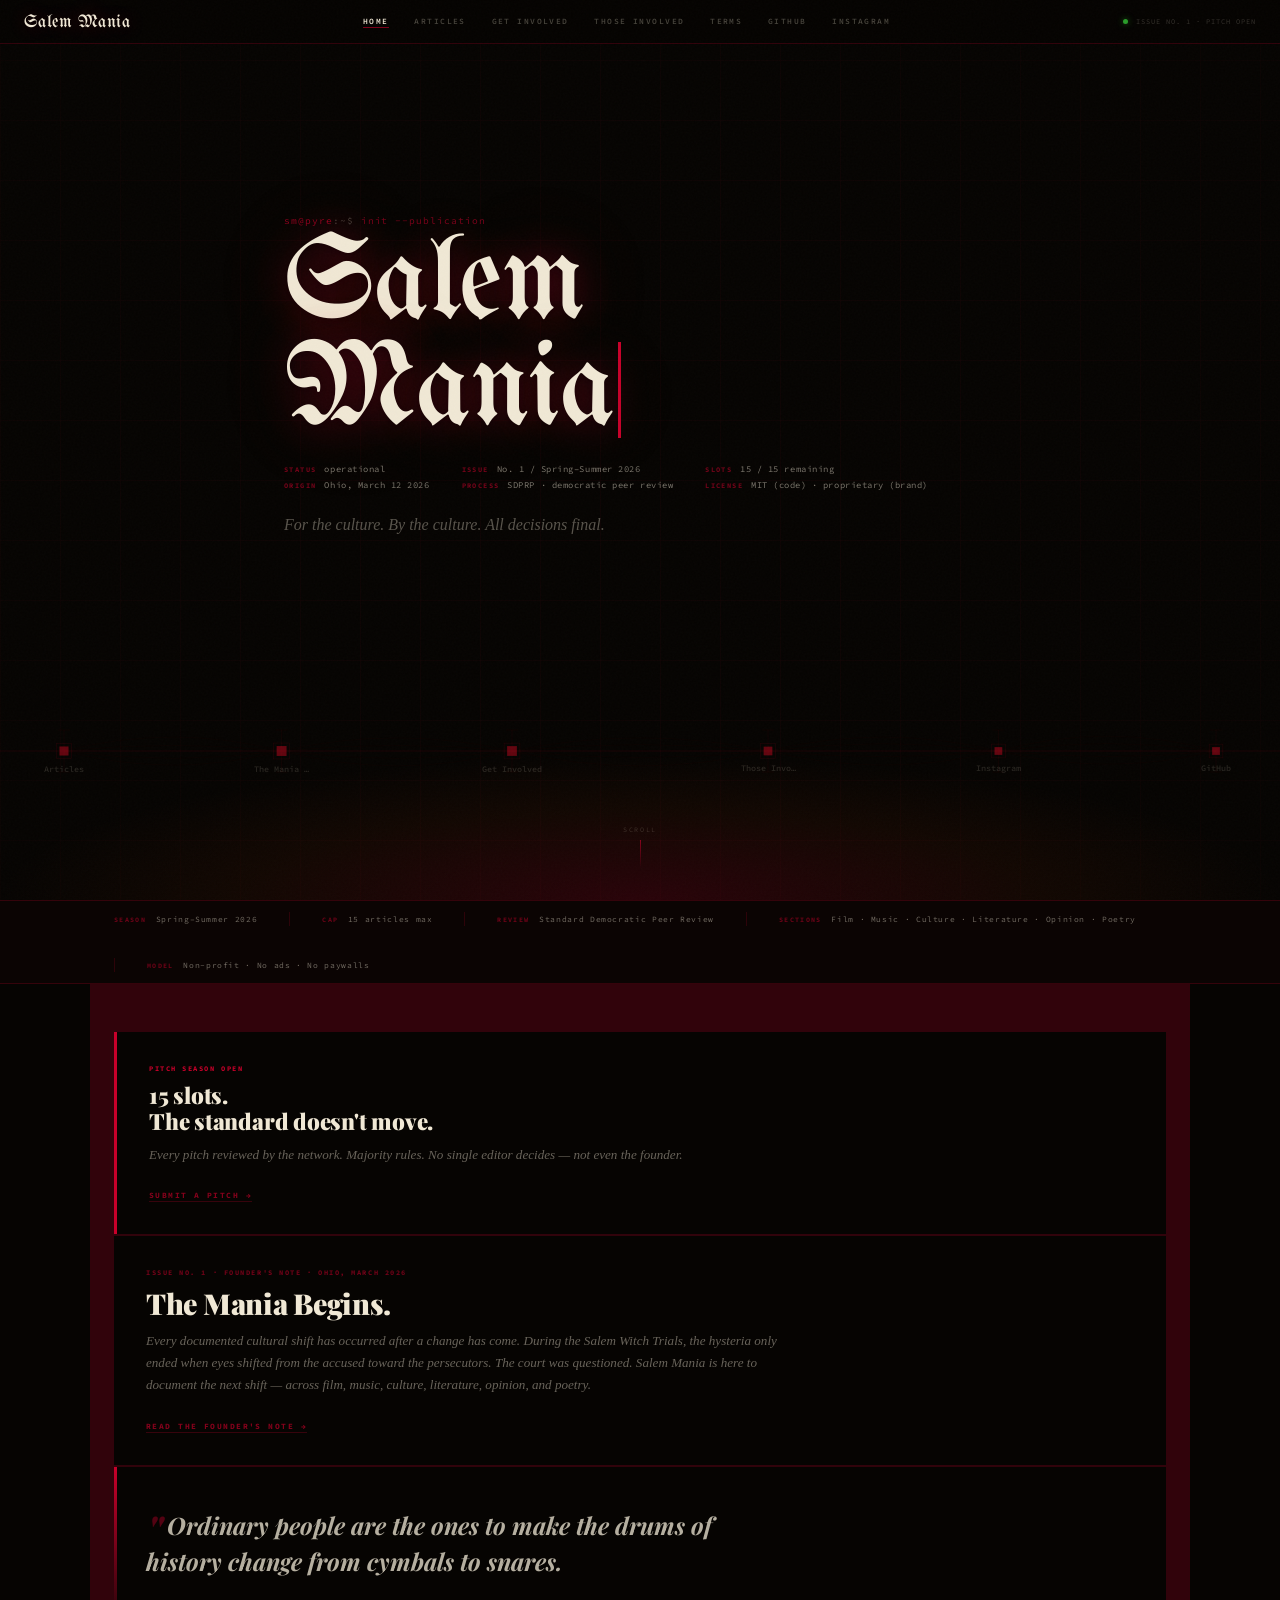
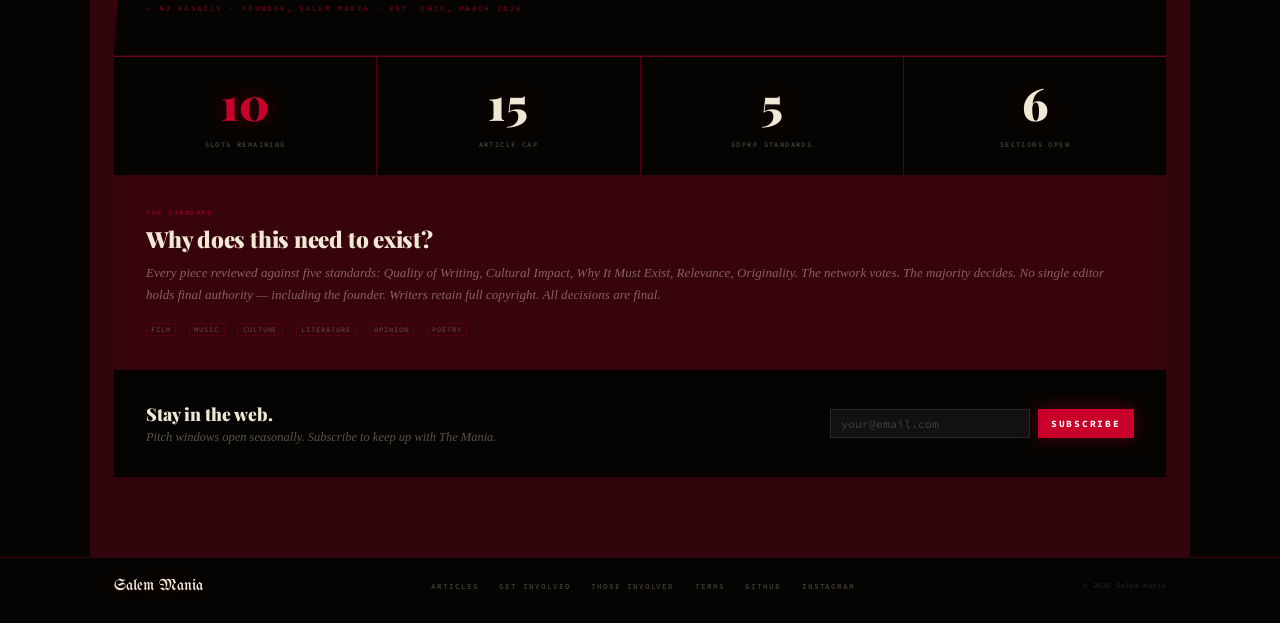
<file: index.html>
<!DOCTYPE html>
<html lang="en">
<head>
<!-- Google tag (gtag.js) -->
<script async src="https://www.googletagmanager.com/gtag/js?id=G-Q4G1N1PMZY"></script>
<script>window.dataLayer=window.dataLayer||[];function gtag(){dataLayer.push(arguments);}gtag('js',new Date());gtag('config','G-Q4G1N1PMZY');</script>
<!-- Google Tag Manager -->
<script>(function(w,d,s,l,i){w[l]=w[l]||[];w[l].push({'gtm.start':new Date().getTime(),event:'gtm.js'});var f=d.getElementsByTagName(s)[0],j=d.createElement(s),dl=l!='dataLayer'?'&l='+l:'';j.async=true;j.src='https://www.googletagmanager.com/gtm.js?id='+i+dl;f.parentNode.insertBefore(j,f);})(window,document,'script','dataLayer','GTM-K8FSQQK5');</script>
<meta charset="UTF-8"/>
<meta name="viewport" content="width=device-width,initial-scale=1.0"/>
<meta name="description" content="Salem Mania — independent literary publication. Film, Music, Culture, Literature, Opinion, Poetry. For the culture. By the culture."/>
<title>Salem Mania</title>
<link href="https://fonts.googleapis.com/css2?family=UnifrakturMaguntia&family=Playfair+Display:ital,wght@0,700;0,900;1,700&family=Source+Code+Pro:wght@400;500;600;700&family=IM+Fell+English:ital@1&display=swap" rel="stylesheet"/>
<style>
:root {
  --r: #c8002a;
  --r2: #8b0015;
  --o: #d4420a;
  --bg: #05040200;
  --bg0: #060402;
  --bg1: #0a0704;
  --bg2: #0e0a06;
  --moon: #f0e8d5;
  --dim: rgba(240,232,213,.35);
  --line: rgba(200,0,42,.22);
  --mono: 'Source Code Pro', 'Courier New', monospace;
  --frak: 'UnifrakturMaguntia', cursive;
  --display: 'Playfair Display', Georgia, serif;
  --fell: 'IM Fell English', Georgia, serif;
}
*,*::before,*::after{box-sizing:border-box;margin:0;padding:0;}
html{scroll-behavior:smooth;}
body{
  background:var(--bg0);
  color:var(--moon);
  font-family:var(--mono);
  overflow-x:hidden;
  min-height:100vh;
}

/* grain */
body::before{content:'';position:fixed;inset:0;z-index:9998;pointer-events:none;
background-image:url("data:image/svg+xml,%3Csvg viewBox='0 0 512 512' xmlns='http://www.w3.org/2000/svg'%3E%3Cfilter id='n'%3E%3CfeTurbulence type='fractalNoise' baseFrequency='0.9' numOctaves='4' stitchTiles='stitch'/%3E%3C/filter%3E%3Crect width='100%25' height='100%25' filter='url(%23n)' opacity='1'/%3E%3C/svg%3E");
opacity:.022;}
::selection{background:var(--r);color:#fff;}
a{color:inherit;text-decoration:none;}

/* ══ NAV ══════════════════════════════════ */
.nav{
  position:fixed;top:0;left:0;right:0;z-index:300;
  height:44px;
  display:flex;align-items:center;justify-content:space-between;
  padding:0 1.5rem;
  background:rgba(6,4,2,.92);
  border-bottom:1px solid var(--line);
  backdrop-filter:blur(16px);
}
.nav-brand{
  font-family:var(--frak);
  font-size:1.1rem;color:var(--moon);
  letter-spacing:.02em;
  text-shadow:0 0 18px rgba(200,0,42,.3);
  
}
.nav-links{display:flex;gap:1.6rem;align-items:center;}
.nav-link{
  font-size:.5rem;font-weight:600;letter-spacing:.18em;text-transform:uppercase;
  color:rgba(240,232,213,.28);padding-bottom:1px;
  border-bottom:1px solid transparent;
  transition:color .2s,border-color .2s;
  
}
.nav-link:hover,.nav-link.active{color:var(--moon);border-bottom-color:rgba(200,0,42,.6);}
.nav-status{
  display:flex;align-items:center;gap:.5rem;
  font-size:.44rem;letter-spacing:.14em;text-transform:uppercase;color:rgba(240,232,213,.2);
}
.nav-dot{width:5px;height:5px;border-radius:50%;background:#2a9d2a;
box-shadow:0 0 6px rgba(42,157,42,.7);animation:blink 2s infinite;}
@keyframes blink{0%,100%{opacity:1}50%{opacity:.4}}
@media(max-width:640px){.nav-links .nav-link:not(.keep){display:none;}.nav-status{display:none;}}

/* ══ HERO ════════════════════════════════ */
.hero{
  position:relative;min-height:100vh;
  display:flex;flex-direction:column;
  padding-top:44px;
  overflow:hidden;
}

/* scanline overlay */
.hero::after{
  content:'';position:absolute;inset:0;z-index:1;pointer-events:none;
  background:repeating-linear-gradient(0deg,transparent,transparent 2px,rgba(0,0,0,.04) 2px,rgba(0,0,0,.04) 4px);
}

/* background grid */
.grid-bg{
  position:absolute;inset:0;z-index:0;
  background-image:
    linear-gradient(rgba(200,0,42,.04) 1px,transparent 1px),
    linear-gradient(90deg,rgba(200,0,42,.04) 1px,transparent 1px);
  background-size:60px 60px;
  animation:gridShift 20s linear infinite;
}
@keyframes gridShift{from{background-position:0 0;}to{background-position:0 60px;}}

/* vignette */
.vignette{position:absolute;inset:0;z-index:1;pointer-events:none;
background:radial-gradient(ellipse 100% 100% at 50% 50%,transparent 30%,rgba(6,4,2,.85) 100%);}

/* pyre glow — bottom */
.pyre-glow{
  position:absolute;bottom:0;left:0;right:0;height:200px;z-index:2;pointer-events:none;
  background:radial-gradient(ellipse 70% 100% at 50% 100%,rgba(200,0,42,.18) 0%,rgba(212,66,10,.06) 45%,transparent 72%);
  animation:pyrePulse 3s ease-in-out infinite alternate;
}
@keyframes pyrePulse{from{opacity:.8;transform:scaleX(1);}to{opacity:1;transform:scaleX(1.06);}}

#emberCanvas{position:absolute;inset:0;width:100%;height:100%;pointer-events:none;z-index:3;}

/* ── TERMINAL BLOCK ── */
.terminal{
  position:relative;z-index:10;
  margin:auto;width:100%;max-width:760px;
  padding:2.5rem 1.5rem 0;
  display:flex;flex-direction:column;
  align-items:flex-start;
}

.term-prompt{
  font-size:.6rem;letter-spacing:.1em;color:rgba(200,0,42,.6);
  margin-bottom:.4rem;
  opacity:0;animation:fadeUp .4s ease .1s both;
}
.term-prompt span{color:rgba(240,232,213,.25);}

.term-title{
  font-family:var(--frak);
  font-size:clamp(3.5rem,10vw,7.5rem);
  color:var(--moon);line-height:.88;
  text-shadow:0 0 40px rgba(200,0,42,.4),0 0 100px rgba(200,0,42,.15),0 2px 6px rgba(0,0,0,.9);
  display:block;
  opacity:0;animation:fadeUp .7s ease .25s both;
  letter-spacing:-.01em;
}

.term-cursor{
  display:inline-block;width:3px;height:.8em;
  background:var(--r);vertical-align:middle;margin-left:4px;
  animation:termBlink .9s step-end infinite;
}
@keyframes termBlink{0%,100%{opacity:1}50%{opacity:0}}

.term-meta{
  margin-top:1.2rem;
  display:grid;grid-template-columns:repeat(3,auto);gap:.3rem 2rem;
  align-items:start;
  opacity:0;animation:fadeUp .5s ease .5s both;
}
.tm-row{display:flex;align-items:baseline;gap:.5rem;}
.tm-key{font-size:.44rem;font-weight:700;letter-spacing:.2em;text-transform:uppercase;color:rgba(200,0,42,.55);}
.tm-val{font-size:.55rem;letter-spacing:.06em;color:rgba(240,232,213,.5);}
@media(max-width:500px){.term-meta{grid-template-columns:1fr 1fr;}}

.term-tagline{
  margin-top:1.4rem;
  font-family:var(--fell);font-style:italic;
  font-size:clamp(.82rem,2vw,1rem);
  color:rgba(240,232,213,.35);line-height:1.6;
  opacity:0;animation:fadeUp .5s ease .65s both;
}

/* ── HORIZONTAL WEB NAV ── */
.web-nav{
  position:relative;z-index:10;
  width:100%;margin-top:2rem;
  opacity:0;animation:fadeUp .6s ease .85s both;
}
#webCanvas{display:block;width:100%;touch-action:none;}

.node-tip{
  position:fixed;z-index:400;pointer-events:none;
  opacity:0;transform:translateY(4px);
  transition:opacity .12s,transform .12s;
}
.node-tip.show{opacity:1;transform:translateY(0);}
.node-tip-inner{
  background:rgba(6,4,2,.97);
  border:1px solid rgba(200,0,42,.35);
  border-top:2px solid var(--r);
  padding:.5rem .9rem;white-space:nowrap;
  box-shadow:0 4px 20px rgba(0,0,0,.8);
}
.nt-tag{font-size:.44rem;font-weight:700;letter-spacing:.2em;text-transform:uppercase;color:rgba(200,0,42,.75);display:block;margin-bottom:.1rem;}
.nt-name{font-family:var(--display);font-size:.85rem;font-weight:700;color:var(--moon);display:block;}

/* ── SCROLL CUE ── */
.scroll-cue{
  position:relative;z-index:10;
  display:flex;flex-direction:column;align-items:center;gap:.4rem;
  padding:1.5rem 0 2rem;align-self:center;
  opacity:0;animation:fadeUp .4s ease 1.3s both;
}
.scroll-label{font-size:.42rem;letter-spacing:.24em;text-transform:uppercase;color:rgba(240,232,213,.18);}
.scroll-line{width:1px;height:28px;background:linear-gradient(to bottom,rgba(200,0,42,.65),transparent);animation:scrollPulse 2s ease-in-out infinite;}
@keyframes scrollPulse{0%,100%{transform:scaleY(1);opacity:.6}50%{transform:scaleY(1.2);opacity:1}}

/* ══ BELOW FOLD ══════════════════════════ */
.below{background:var(--bg0);}

/* ── DATA STRIP ── */
.data-strip{
  border-top:1px solid var(--line);
  border-bottom:1px solid var(--line);
  background:rgba(200,0,42,.025);
  overflow:hidden;position:relative;
}
.data-strip-inner{
  max-width:1100px;margin:0 auto;
  padding:.7rem 1.5rem;
  display:flex;align-items:center;gap:2rem;
  flex-wrap:wrap;
}
.ds-item{display:flex;align-items:center;gap:.6rem;}
.ds-key{font-size:.42rem;font-weight:700;letter-spacing:.2em;text-transform:uppercase;color:rgba(200,0,42,.5);}
.ds-val{font-size:.5rem;letter-spacing:.08em;color:rgba(240,232,213,.45);}
.ds-sep{width:1px;height:14px;background:rgba(200,0,42,.18);}

/* ── MAIN GRID ── */
.main-grid{
  max-width:1100px;margin:0 auto;
  padding:3rem 1.5rem 5rem;
  display:grid;
  grid-template-columns:1fr 1fr;
  grid-template-rows:auto auto;
  gap:1px;
  background:var(--line);
}
@media(max-width:680px){.main-grid{grid-template-columns:1fr;}}

.cell{
  background:var(--bg0);
  padding:2rem 2rem;
  position:relative;overflow:hidden;
  transition:background .25s;
}
.cell:hover{background:var(--bg1);}
.cell::before{
  content:'';position:absolute;top:0;left:0;right:0;height:2px;
  background:linear-gradient(to right,var(--r),transparent);
  transform:scaleX(0);transform-origin:left;
  transition:transform .3s ease;
}
.cell:hover::before{transform:scaleX(1);}

.cell-tag{font-size:.44rem;font-weight:700;letter-spacing:.22em;text-transform:uppercase;color:rgba(200,0,42,.55);margin-bottom:.6rem;display:block;}
.cell-title{font-family:var(--display);font-size:1.4rem;font-weight:900;color:var(--moon);line-height:1.15;margin-bottom:.6rem;letter-spacing:-.01em;}
.cell-body{font-family:var(--fell);font-style:italic;font-size:.82rem;color:rgba(240,232,213,.42);line-height:1.7;margin-bottom:1rem;}
.cell-link{
  font-size:.5rem;font-weight:700;letter-spacing:.18em;text-transform:uppercase;
  color:rgba(200,0,42,.65);display:inline-flex;align-items:center;gap:.4rem;
  border-bottom:1px solid rgba(200,0,42,.25);padding-bottom:1px;
  transition:color .2s,border-color .2s,gap .2s;
}
.cell-link:hover{color:var(--r);border-color:var(--r);gap:.65rem;}
.cell-link::after{content:'→';}

/* featured cell — full width */
.cell-featured{grid-column:1/-1;}
.cell-featured .cell-title{font-size:clamp(1.3rem,3vw,1.9rem);}

/* pitch cell — crimson accent */
.cell-pitch{border-left:3px solid var(--r);}
.cell-pitch .cell-tag{color:var(--r);}

/* statement cell */
.cell-statement{background:rgba(200,0,42,.04);}

/* ── COUNTER BLOCK ── */
.counter-block{
  grid-column:1/-1;
  border-top:1px solid var(--line);
  display:grid;grid-template-columns:repeat(4,1fr);
  gap:1px;background:var(--line);
}
@media(max-width:580px){.counter-block{grid-template-columns:1fr 1fr;}}
.counter-cell{
  background:var(--bg0);
  padding:1.5rem 1.5rem;
  text-align:center;
  transition:background .2s;
}
.counter-cell:hover{background:var(--bg1);}
.counter-num{
  font-family:var(--display);font-size:2.8rem;font-weight:900;
  color:var(--moon);display:block;line-height:1;margin-bottom:.35rem;
  text-shadow:0 0 20px rgba(200,0,42,.15);
}
.counter-num.red{color:var(--r);text-shadow:0 0 20px rgba(200,0,42,.4);}
.counter-label{font-size:.44rem;font-weight:600;letter-spacing:.2em;text-transform:uppercase;color:rgba(240,232,213,.28);}

/* ── FOUNDING STATEMENT INLINE ── */
.founding-cell{
  grid-column:1/-1;
  border-top:1px solid var(--line);
  padding:2.5rem 2rem;
  background:var(--bg0);
  position:relative;
}
.founding-cell::before{
  content:'';position:absolute;top:0;left:0;width:3px;height:100%;
  background:linear-gradient(to bottom,var(--r),transparent);
}
.founding-quote{
  font-family:var(--display);
  font-size:clamp(1.1rem,2.5vw,1.5rem);
  font-style:italic;font-weight:700;
  color:rgba(240,232,213,.75);
  line-height:1.5;
  max-width:640px;
  margin-bottom:1rem;
}
.founding-quote::before{content:'"';color:rgba(200,0,42,.4);font-size:1.8em;line-height:.5;vertical-align:-.3em;margin-right:.1em;}
.founding-attr{font-size:.48rem;font-weight:600;letter-spacing:.18em;text-transform:uppercase;color:rgba(200,0,42,.5);}

/* ── SUBSCRIBE ── */
.sub-row{
  grid-column:1/-1;
  border-top:1px solid var(--line);
  padding:2rem;
  display:flex;align-items:center;justify-content:space-between;gap:2rem;flex-wrap:wrap;
  background:var(--bg0);
}
.sub-left .sub-title{font-family:var(--display);font-size:1.1rem;font-weight:900;color:var(--moon);margin-bottom:.3rem;}
.sub-left .sub-body{font-family:var(--fell);font-style:italic;font-size:.78rem;color:rgba(240,232,213,.35);}
.sub-form{display:flex;gap:.5rem;flex-wrap:wrap;}
.sub-input{
  background:rgba(255,255,255,.05);border:1px solid rgba(255,255,255,.1);
  color:var(--moon);padding:.6em .9em;
  font-family:var(--mono);font-size:.72rem;
  outline:none;min-width:200px;flex:1;
  transition:border-color .2s,background .2s;
}
.sub-input:focus{border-color:var(--r);background:rgba(200,0,42,.07);}
.sub-input::placeholder{color:rgba(255,255,255,.2);}
.sub-btn{
  background:var(--r);border:none;color:#fff;
  font-family:var(--mono);font-size:.6rem;font-weight:700;letter-spacing:.18em;text-transform:uppercase;
  padding:.6em 1.4em;
  box-shadow:0 0 18px rgba(200,0,42,.4);
  transition:background .2s,box-shadow .2s;
}
.sub-btn:hover{background:#e8001f;box-shadow:0 0 28px rgba(200,0,42,.6);}

/* ── SECTIONS LIST ── */
.sections-pill{
  font-size:.44rem;font-weight:600;letter-spacing:.14em;text-transform:uppercase;
  color:rgba(240,232,213,.25);
  display:flex;gap:.8rem;flex-wrap:wrap;margin-top:.5rem;
}
.sections-pill span{border:1px solid rgba(200,0,42,.18);padding:.18em .6em;}
.sections-pill span:hover{border-color:rgba(200,0,42,.5);color:rgba(240,232,213,.7);}

/* ── FOOTER ── */
.site-footer{
  border-top:1px solid var(--line);
  background:var(--bg0);
}
.footer-inner{
  max-width:1100px;margin:0 auto;
  padding:1.2rem 1.5rem 1.8rem;
  display:flex;align-items:center;justify-content:space-between;gap:1rem;flex-wrap:wrap;
}
.footer-brand{font-family:var(--frak);font-size:1rem;color:var(--moon);text-shadow:0 0 14px rgba(200,0,42,.2);}
.footer-nav{display:flex;gap:1.3rem;flex-wrap:wrap;}
.footer-nav a{font-size:.48rem;font-weight:600;letter-spacing:.12em;text-transform:uppercase;color:rgba(240,232,213,.25);transition:color .2s;}
.footer-nav a:hover{color:var(--r);}
.footer-copy{font-size:.46rem;letter-spacing:.08em;color:rgba(255,255,255,.14);}

/* ── REVEAL ── */
.reveal{opacity:0;transform:translateY(12px);transition:opacity .5s ease,transform .5s ease;}
.reveal.in{opacity:1;transform:translateY(0);}

/* ── MOBILE NAV ── */
.mob-nav{display:none;background:var(--bg1);border-bottom:1px solid var(--line);}
@media(max-width:580px){.mob-nav{display:grid;grid-template-columns:1fr 1fr;gap:1px;background:var(--line);}}
.mob-link{
  background:var(--bg0);padding:.9rem 1rem;
  display:flex;flex-direction:column;gap:.2rem;
  transition:background .2s;
}
.mob-link:hover{background:var(--bg1);}
.mob-tag{font-size:.44rem;font-weight:700;letter-spacing:.16em;text-transform:uppercase;color:rgba(200,0,42,.7);}
.mob-name{font-family:var(--display);font-size:.85rem;font-weight:700;color:var(--moon);}

@keyframes fadeUp{from{opacity:0;transform:translateY(10px);}to{opacity:1;transform:translateY(0);}}
</style>
</head>
<body>
<noscript><iframe src="https://www.googletagmanager.com/ns.html?id=GTM-K8FSQQK5" height="0" width="0" style="display:none;visibility:hidden"></iframe></noscript>

<!-- NAV -->
<nav class="nav">
  <a href="index.html" class="nav-brand">Salem Mania</a>
  <div class="nav-links">
    <a href="index.html" class="nav-link active keep">Home</a>
    <a href="articles.html" class="nav-link">Articles</a>
    <a href="get-involved.html" class="nav-link keep">Get Involved</a>
    <a href="those-involved.html" class="nav-link">Those Involved</a>
    <a href="rights-and-stuff.html" class="nav-link">Terms</a>
    <a href="https://github.com/ajversaily/salemmania" target="_blank" rel="noopener" class="nav-link">GitHub</a>
    <a href="https://www.instagram.com/salemmaniapublication/" target="_blank" rel="noopener" class="nav-link">Instagram</a>
  </div>
  <div class="nav-status">
    <span class="nav-dot"></span>
    <span>Issue No. 1 · Pitch Open</span>
  </div>
</nav>

<!-- HERO -->
<section class="hero" id="hero">
  <div class="grid-bg"></div>
  <div class="vignette"></div>
  <div class="pyre-glow"></div>
  <canvas id="emberCanvas"></canvas>

  <div class="terminal">
    <div class="term-prompt">
      <span style="color:rgba(200,0,42,.7)">sm@pyre</span><span>:~$</span> init --publication
    </div>
    <span class="term-title">Salem<br>Mania<span class="term-cursor"></span></span>

    <div class="term-meta">
      <div class="tm-row"><span class="tm-key">status</span><span class="tm-val">operational</span></div>
      <div class="tm-row"><span class="tm-key">issue</span><span class="tm-val">No. 1 / Spring–Summer 2026</span></div>
      <div class="tm-row"><span class="tm-key">slots</span><span class="tm-val" id="slotCount">15 / 15 remaining</span></div>
      <div class="tm-row"><span class="tm-key">origin</span><span class="tm-val">Ohio, March 12 2026</span></div>
      <div class="tm-row"><span class="tm-key">process</span><span class="tm-val">SDPRP · democratic peer review</span></div>
      <div class="tm-row"><span class="tm-key">license</span><span class="tm-val">MIT (code) · proprietary (brand)</span></div>
    </div>

    <p class="term-tagline">For the culture. By the culture. All decisions final.</p>
  </div>

  <!-- horizontal web nav -->
  <div class="web-nav" id="webNav">
    <canvas id="webCanvas"></canvas>
  </div>

  <div class="node-tip" id="nodeTip">
    <div class="node-tip-inner">
      <span class="nt-tag" id="tipTag"></span>
      <span class="nt-name" id="tipName"></span>
    </div>
  </div>

  <div class="scroll-cue">
    <span class="scroll-label">Scroll</span>
    <span class="scroll-line"></span>
  </div>
</section>

<!-- MOBILE NAV -->
<nav class="mob-nav">
  <a href="articles.html" class="mob-link"><span class="mob-tag">Read</span><span class="mob-name">Articles</span></a>
  <a href="get-involved.html" class="mob-link"><span class="mob-tag">Pitch Open</span><span class="mob-name">Get Involved</span></a>
  <a href="articlesalemmania.html" class="mob-link"><span class="mob-tag">Issue No. 1</span><span class="mob-name">The Mania Begins.</span></a>
  <a href="those-involved.html" class="mob-link"><span class="mob-tag">Network</span><span class="mob-name">Those Involved</span></a>
</nav>

<!-- BELOW FOLD -->
<div class="below" id="below">

  <!-- data strip -->
  <div class="data-strip">
    <div class="data-strip-inner">
      <div class="ds-item"><span class="ds-key">Season</span><span class="ds-val">Spring–Summer 2026</span></div>
      <div class="ds-sep"></div>
      <div class="ds-item"><span class="ds-key">Cap</span><span class="ds-val">15 articles max</span></div>
      <div class="ds-sep"></div>
      <div class="ds-item"><span class="ds-key">Review</span><span class="ds-val">Standard Democratic Peer Review</span></div>
      <div class="ds-sep"></div>
      <div class="ds-item"><span class="ds-key">Sections</span><span class="ds-val">Film · Music · Culture · Literature · Opinion · Poetry</span></div>
      <div class="ds-sep"></div>
      <div class="ds-item"><span class="ds-key">Model</span><span class="ds-val">Non-profit · No ads · No paywalls</span></div>
    </div>
  </div>

  <!-- main grid -->
  <div class="main-grid reveal" id="mainGrid">

    <!-- pitch cell -->
    <div class="cell cell-pitch" style="grid-column:1/-1;" onclick="window.location='get-involved.html#pitch-form'" style="">
      <span class="cell-tag">Pitch Season Open</span>
      <div class="cell-title">15 slots.<br>The standard doesn't move.</div>
      <p class="cell-body">Every pitch reviewed by the network. Majority rules. No single editor decides — not even the founder.</p>
      <a href="get-involved.html#pitch-form" class="cell-link" onclick="event.stopPropagation()">Submit a Pitch</a>
    </div>

    <!-- founder's note cell -->
    <div class="cell" style="grid-column:1/-1;border-top:1px solid var(--line);">
      <span class="cell-tag">Issue No. 1 · Founder's Note · Ohio, March 2026</span>
      <div class="cell-title" style="font-size:clamp(1.2rem,3vw,1.8rem);">The Mania Begins.</div>
      <p class="cell-body" style="max-width:640px;">Every documented cultural shift has occurred after a change has come. During the Salem Witch Trials, the hysteria only ended when eyes shifted from the accused toward the persecutors. The court was questioned. Salem Mania is here to document the next shift — across film, music, culture, literature, opinion, and poetry.</p>
      <a href="articlesalemmania.html" class="cell-link">Read the Founder's Note</a>
    </div>

    <!-- founding quote -->
    <div class="founding-cell reveal">
      <p class="founding-quote">Ordinary people are the ones to make the drums of history change from cymbals to snares.</p>
      <span class="founding-attr">— AJ Rasaily · Founder, Salem Mania · Est. Ohio, March 2026</span>
    </div>

    <!-- counters -->
    <div class="counter-block reveal">
      <div class="counter-cell">
        <span class="counter-num red" id="cSlots">15</span>
        <span class="counter-label">Slots Remaining</span>
      </div>
      <div class="counter-cell">
        <span class="counter-num">15</span>
        <span class="counter-label">Article Cap</span>
      </div>
      <div class="counter-cell">
        <span class="counter-num">5</span>
        <span class="counter-label">SDPRP Standards</span>
      </div>
      <div class="counter-cell">
        <span class="counter-num">6</span>
        <span class="counter-label">Sections Open</span>
      </div>
    </div>

    <!-- statement cell -->
    <div class="cell cell-statement" style="grid-column:1/-1;">
      <span class="cell-tag">The Standard</span>
      <div class="cell-title">Why does this need to exist?</div>
      <p class="cell-body">Every piece reviewed against five standards: Quality of Writing, Cultural Impact, Why It Must Exist, Relevance, Originality. The network votes. The majority decides. No single editor holds final authority — including the founder. Writers retain full copyright. All decisions are final.</p>
      <div class="sections-pill">
        <span>Film</span><span>Music</span><span>Culture</span><span>Literature</span><span>Opinion</span><span>Poetry</span>
      </div>
    </div>

    <!-- subscribe -->
    <div class="sub-row reveal">
      <div class="sub-left">
        <div class="sub-title">Stay in the web.</div>
        <p class="sub-body">Pitch windows open seasonally. Subscribe to keep up with The Mania.</p>
      </div>
      <form class="sub-form" id="subForm" action="https://formspree.io/f/mreyybor" method="POST">
        <input type="hidden" name="_subject" value="Salem Mania — New Subscriber"/>
        <input type="email" name="email" id="subEmail" placeholder="your@email.com" class="sub-input" required/>
        <button type="submit" class="sub-btn" id="subBtn">Subscribe</button>
      </form>
    </div>

  </div>
</div>

<footer class="site-footer">
  <div class="footer-inner">
    <span class="footer-brand">Salem Mania</span>
    <nav class="footer-nav">
      <a href="articles.html">Articles</a>
      <a href="get-involved.html">Get Involved</a>
      <a href="those-involved.html">Those Involved</a>
      <a href="rights-and-stuff.html">Terms</a>
      <a href="https://github.com/ajversaily/salemmania" target="_blank" rel="noopener">GitHub</a>
      <a href="https://www.instagram.com/salemmaniapublication/" target="_blank" rel="noopener">Instagram</a>
    </nav>
    <span class="footer-copy">© 2026 Salem Mania</span>
  </div>
</footer>

<script>
(function(){
'use strict';

/* ── EMBERS ── */
(function(){
  var ec=document.getElementById('emberCanvas'),ctx=ec.getContext('2d'),hero=document.getElementById('hero'),W,H;
  function rs(){W=ec.width=hero.offsetWidth;H=ec.height=hero.offsetHeight;}
  var ps=[],MAX=40;
  function P(){this.reset();}
  P.prototype.reset=function(){
    this.x=W/2+(Math.random()-.5)*W*.65;this.y=H+4;
    this.vx=(Math.random()-.5)*1.2;this.vy=-(1+Math.random()*2.4);
    this.r=.6+Math.random()*2;this.life=0;this.ml=50+Math.random()*90;
    var v=Math.random();this.hue=v<.4?0:v<.7?16:v<.88?30:45;
    this.sat=80+Math.random()*18;this.lit=45+Math.random()*32;
  };
  P.prototype.update=function(){this.life++;this.x+=this.vx;this.y+=this.vy;this.vx+=(Math.random()-.5)*.22;this.vy-=.013;this.r*=.988;};
  P.prototype.draw=function(c){
    var a=Math.sin(this.life/this.ml*Math.PI)*.82;
    c.beginPath();c.arc(this.x,this.y,Math.max(.15,this.r),0,Math.PI*2);
    c.fillStyle='hsla('+this.hue+','+this.sat+'%,'+this.lit+'%,'+a+')';c.fill();
  };
  for(var i=0;i<MAX;i++){var p=new P();p.life=Math.floor(Math.random()*p.ml);ps.push(p);}
  function draw(){
    ctx.clearRect(0,0,W,H);
    if(ps.length<MAX&&Math.random()<.3)ps.push(new P());
    for(var j=ps.length-1;j>=0;j--){var pp=ps[j];pp.update();pp.draw(ctx);if(pp.life>pp.ml||pp.r<.12||pp.y<0)pp.reset();}
    requestAnimationFrame(draw);
  }
  window.addEventListener('resize',rs);rs();requestAnimationFrame(draw);
})();

/* ── HORIZONTAL WEB NAV ── */
(function(){
  var canvas=document.getElementById('webCanvas'),ctx=canvas.getContext('2d'),wrap=document.getElementById('webNav');
  var tip=document.getElementById('nodeTip'),mouse={x:-999,y:-999},hovered=null,t=0,CH=100;
  var NODES=[
    {tag:'Read',       name:'Articles',         href:'articles.html',                                        col:.05},
    {tag:'Issue No.1', name:'The Mania Begins.',href:'articlesalemmania.html',                               col:.22},
    {tag:'Pitch Open', name:'Get Involved',     href:'get-involved.html',                                    col:.40},
    {tag:'Network',    name:'Those Involved',   href:'those-involved.html',                                  col:.60},
    {tag:'Follow',     name:'Instagram',        href:'https://www.instagram.com/salemmaniapublication/',     col:.78},
    {tag:'Source',     name:'GitHub',           href:'https://github.com/ajversaily/salemmania',             col:.95},
  ];
  var W,CY;
  function resize(){
    W=wrap.offsetWidth;canvas.width=W;canvas.height=CH;CY=CH/2;
    NODES.forEach(function(n){n.x=n.col*W;n.y=CY;});
  }
  function prox(nx){return Math.max(0,1-Math.abs(mouse.x-nx)/(W*.2));}
  function draw(){
    ctx.clearRect(0,0,W,CH);t+=.007;
    hovered=null;NODES.forEach(function(n){if(Math.hypot(mouse.x-n.x,mouse.y-n.y)<38)hovered=n;});

    /* spine */
    ctx.beginPath();ctx.moveTo(0,CY);ctx.lineTo(W,CY);
    ctx.strokeStyle='rgba(200,0,42,.14)';ctx.lineWidth=.8;ctx.stroke();

    /* grid cross lines at each node */
    NODES.forEach(function(n){
      var isH=hovered===n,p=prox(n.x),sh=isH?CY*.7:CY*.42;
      ctx.beginPath();ctx.moveTo(n.x,CY-sh);ctx.lineTo(n.x,CY+sh);
      ctx.strokeStyle=isH?'rgba(200,0,42,.9)':'rgba(200,0,42,'+(.1+p*.25)+')';
      ctx.lineWidth=isH?1.1:.55;ctx.stroke();
      /* horizontal cross bars at top/bottom */
      var bw=isH?14:6;
      ctx.beginPath();ctx.moveTo(n.x-bw,CY-sh);ctx.lineTo(n.x+bw,CY-sh);
      ctx.moveTo(n.x-bw,CY+sh);ctx.lineTo(n.x+bw,CY+sh);
      ctx.strokeStyle='rgba(200,0,42,'+(.08+p*.2)+')';ctx.lineWidth=.5;ctx.stroke();
    });

    /* arcs */
    [-1,1].forEach(function(sign){
      [.28,.13].forEach(function(m,ri){
        for(var i=0;i<NODES.length-1;i++){
          var a=NODES[i],b=NODES[i+1],pp=Math.max(prox(a.x),prox(b.x));
          var cpx=(a.x+b.x)/2,cpy=CY+sign*CH*m+Math.sin(t*.5+i+ri)*(CH*.02);
          ctx.beginPath();ctx.moveTo(a.x,CY);ctx.quadraticCurveTo(cpx,cpy,b.x,CY);
          ctx.strokeStyle='rgba(200,0,42,'+(.06+pp*(ri===0?.16:.09))+')';
          ctx.lineWidth=.45+pp*(ri===0?.45:.3);ctx.stroke();
        }
      });
    });

    /* cursor threads */
    if(mouse.x>0&&mouse.x<W){
      NODES.forEach(function(n){
        var d=Math.hypot(mouse.x-n.x,mouse.y-n.y);
        if(d<W*.21){var al=(1-d/(W*.21))*.12;ctx.beginPath();ctx.moveTo(mouse.x,mouse.y);ctx.lineTo(n.x,n.y);ctx.strokeStyle='rgba(200,0,42,'+al+')';ctx.lineWidth=.5;ctx.stroke();}
      });
    }

    /* nodes — square dots for tech feel */
    NODES.forEach(function(n,i){
      var isH=hovered===n,p=prox(n.x),pulse=.88+Math.sin(t*1.4+i)*.12;
      var sz=isH?9*pulse:5*pulse;

      /* glow */
      if(isH){
        var g=ctx.createRadialGradient(n.x,n.y,0,n.x,n.y,28);
        g.addColorStop(0,'rgba(200,0,42,.18)');g.addColorStop(1,'transparent');
        ctx.fillStyle=g;ctx.beginPath();ctx.arc(n.x,n.y,28,0,Math.PI*2);ctx.fill();
      }

      /* outer square ring */
      ctx.strokeStyle=isH?'rgba(200,0,42,'+(.88+Math.sin(t*2.5)*.12)+')':'rgba(200,0,42,'+(.16+p*.24)+')';
      ctx.lineWidth=isH?1:.55;
      ctx.strokeRect(n.x-sz-3,n.y-sz-3,sz*2+6,sz*2+6);

      /* fill square */
      ctx.fillStyle=isH?'#c8002a':'rgba(160,8,26,'+(.6+p*.28)+')';
      ctx.fillRect(n.x-sz,n.y-sz,sz*2,sz*2);

      /* ember fill on hover */
      if(isH){
        var eg=ctx.createRadialGradient(n.x,n.y,0,n.x,n.y,sz*.8);
        eg.addColorStop(0,'rgba(240,168,32,'+(.45+Math.sin(t*4.5)*.2)+')');
        eg.addColorStop(1,'rgba(212,66,10,.15)');
        ctx.fillStyle=eg;ctx.fillRect(n.x-sz,n.y-sz,sz*2,sz*2);
      }

      /* label */
      ctx.font='600 '+(W<480?'7':'8.5')+'px "Source Code Pro",monospace';
      ctx.textAlign='center';
      ctx.fillStyle=isH?'rgba(240,232,213,.85)':'rgba(240,232,213,'+Math.min(.38,.14+p*.32)+')';
      var label=n.name.length>12?n.name.slice(0,10)+'…':n.name;
      ctx.fillText(label,n.x,CY+sz+16);
    });

    renderTip();canvas.style.cursor=hovered?'none':'none';requestAnimationFrame(draw);
  }

  function renderTip(){
    if(!hovered){tip.classList.remove('show');return;}
    document.getElementById('tipTag').textContent=hovered.tag;
    document.getElementById('tipName').textContent=hovered.name;
    tip.classList.add('show');
    var rect=canvas.getBoundingClientRect(),tw=tip.offsetWidth,th=tip.offsetHeight;
    var tx=rect.left+hovered.x-tw/2,ty=rect.top+hovered.y-th-22;
    if(ty<50)ty=rect.top+hovered.y+18;
    if(tx<6)tx=6;if(tx+tw>window.innerWidth-6)tx=window.innerWidth-tw-6;
    tip.style.left=tx+'px';tip.style.top=ty+'px';
  }

  canvas.addEventListener('mousemove',function(e){var r=canvas.getBoundingClientRect();mouse.x=e.clientX-r.left;mouse.y=e.clientY-r.top;});
  canvas.addEventListener('mouseleave',function(){mouse.x=mouse.y=-999;});
  canvas.addEventListener('click',function(){if(!hovered)return;hovered.href.startsWith('http')?window.open(hovered.href,'_blank','noopener'):(window.location.href=hovered.href);});
  canvas.addEventListener('touchstart',function(e){e.preventDefault();var r=canvas.getBoundingClientRect(),t0=e.touches[0];mouse.x=t0.clientX-r.left;mouse.y=t0.clientY-r.top;var found=null;NODES.forEach(function(n){if(Math.hypot(mouse.x-n.x,mouse.y-n.y)<44)found=n;});if(found&&hovered===found){found.href.startsWith('http')?window.open(found.href,'_blank','noopener'):(window.location.href=found.href);}},{passive:false});
  canvas.addEventListener('touchend',function(e){e.preventDefault();setTimeout(function(){mouse.x=mouse.y=-999;},1600);},{passive:false});
  canvas.addEventListener('touchmove',function(e){e.preventDefault();var r=canvas.getBoundingClientRect(),t0=e.touches[0];mouse.x=t0.clientX-r.left;mouse.y=t0.clientY-r.top;},{passive:false});
  window.addEventListener('resize',resize);resize();requestAnimationFrame(draw);
})();

/* ── TYPEWRITER on slot count ── */
(function(){
  var el=document.getElementById('slotCount');
  var vals=["15 / 15 remaining","15 slots open","pitch season live"];
  var i=0;
  setInterval(function(){i=(i+1)%vals.length;el.textContent=vals[i];},3200);
})();

/* ── SCROLL REVEAL ── */
if('IntersectionObserver' in window){
  var io=new IntersectionObserver(function(entries){
    entries.forEach(function(e){if(e.isIntersecting){e.target.classList.add('in');io.unobserve(e.target);}});
  },{threshold:.06});
  document.querySelectorAll('.reveal').forEach(function(el){io.observe(el);});
}else{document.querySelectorAll('.reveal').forEach(function(el){el.classList.add('in');});}

/* ── SUBSCRIBE ── */
var sf=document.getElementById('subForm'),si=document.getElementById('subEmail'),sb=document.getElementById('subBtn');
if(sf&&si&&sb){
  sf.addEventListener('submit',function(e){
    e.preventDefault();
    if(!si.value.includes('@')){si.style.borderColor='#c8002a';si.focus();return;}
    sb.textContent='Subscribed ✓';sb.style.background='#1a7a3a';
    si.value='';si.disabled=sb.disabled=true;
  });
  si.addEventListener('input',function(){si.style.borderColor='';});
}

/* ── COUNTER ANIMATE ── */
(function(){
  var targets=[{el:document.getElementById('cSlots'),val:15}];
  var io2=new IntersectionObserver(function(entries){
    entries.forEach(function(e){
      if(e.isIntersecting){
        var t=e.target,v=parseInt(t.dataset.target);
        var cur=0,step=Math.ceil(v/20);
        var iv=setInterval(function(){cur=Math.min(cur+step,v);t.textContent=cur;if(cur>=v)clearInterval(iv);},50);
        io2.unobserve(t);
      }
    });
  },{threshold:.5});
  targets.forEach(function(obj){obj.el.dataset.target=obj.val;io2.observe(obj.el);});
})();

})();
</script>
</body>
</html>
</file>
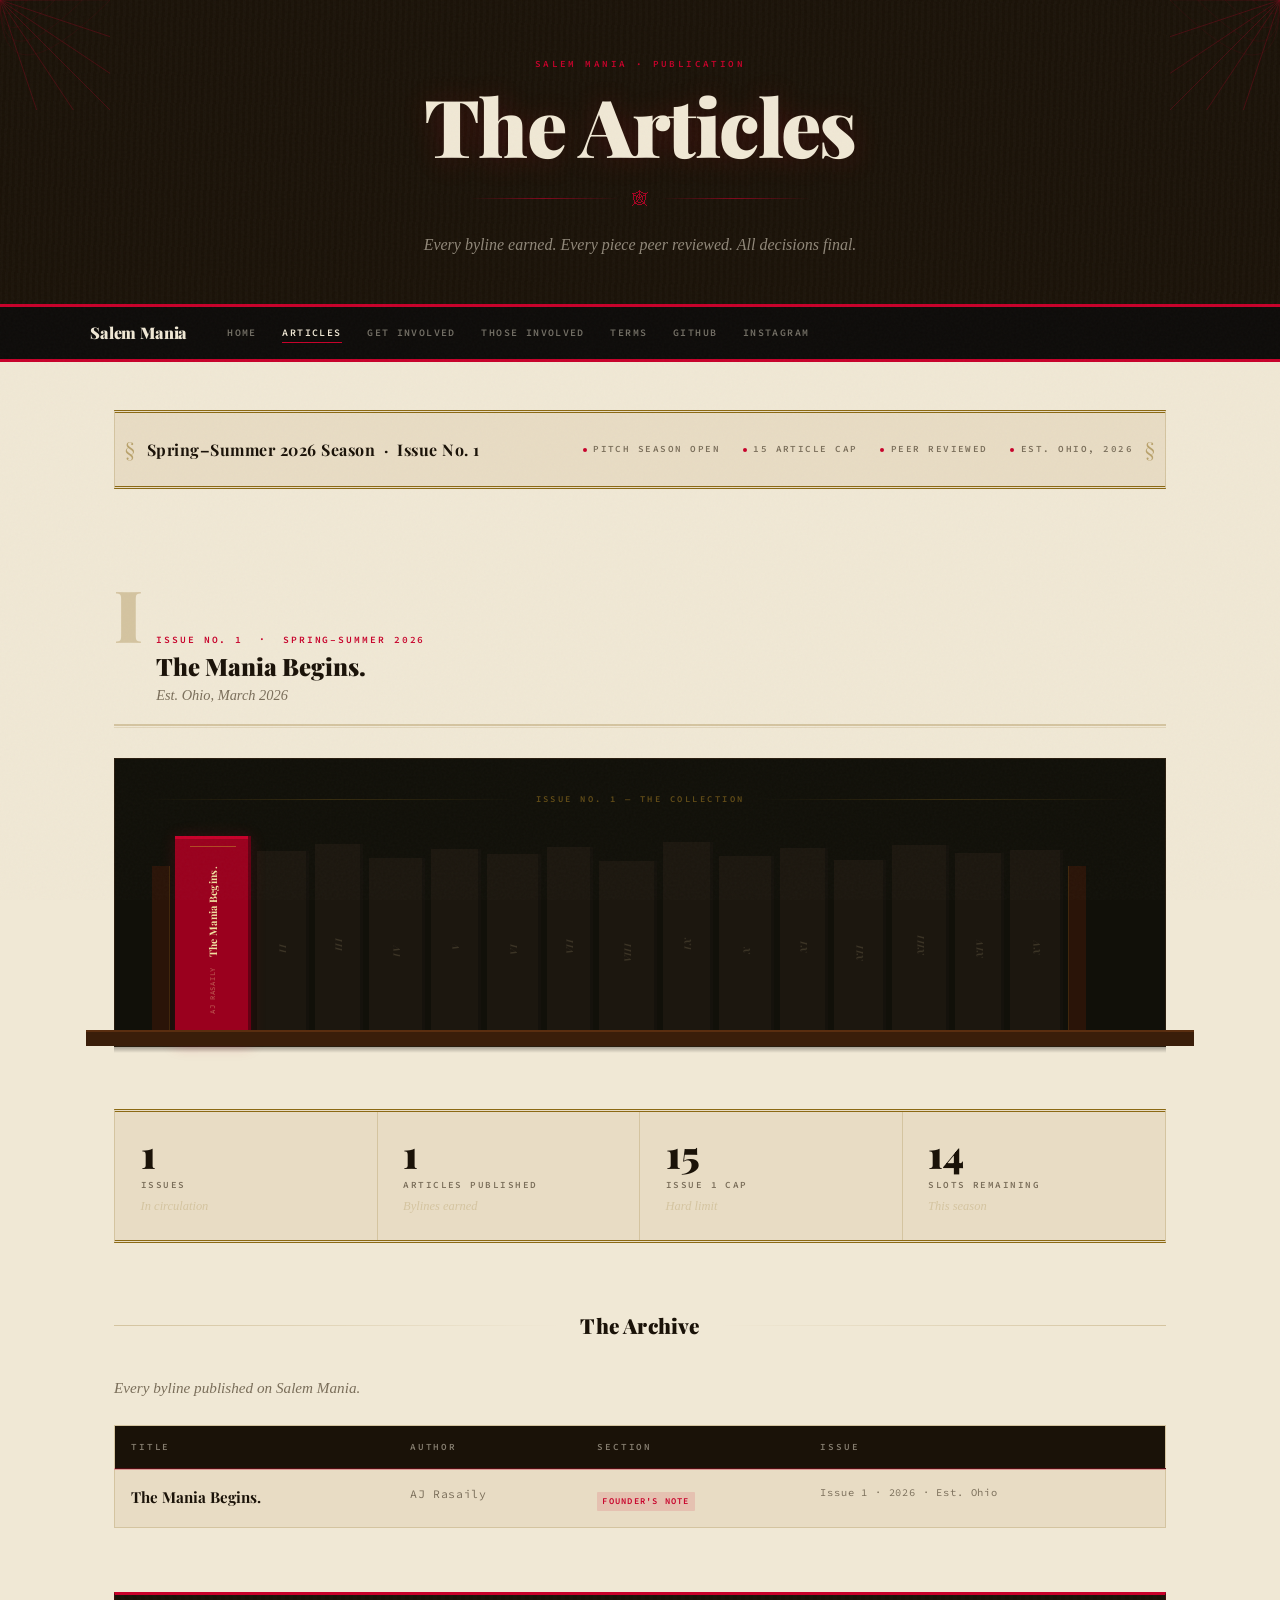
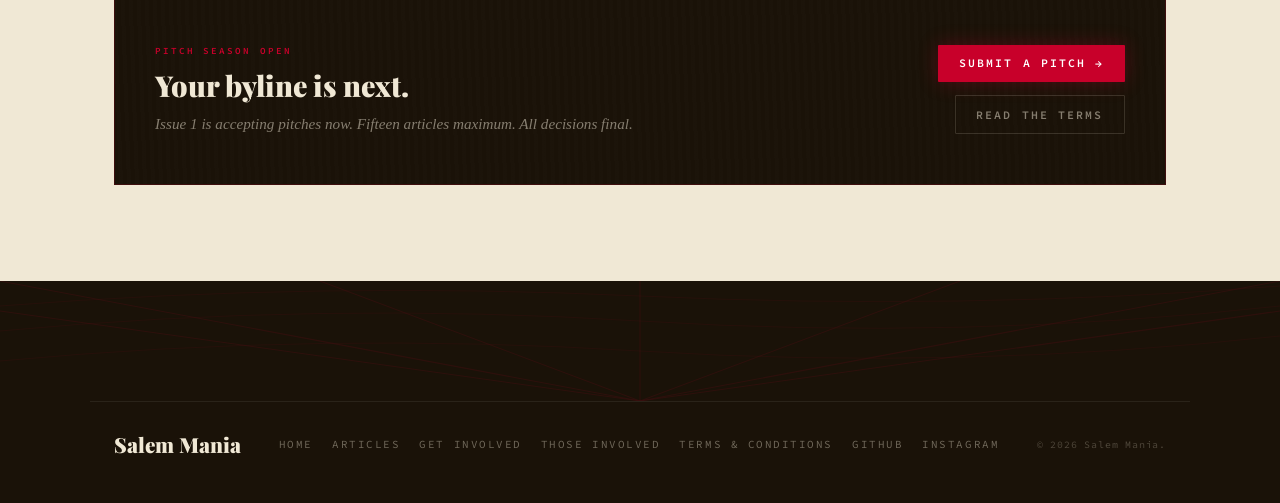
<file: articles.html>
<!DOCTYPE html>
<html lang="en">
<head>
  <meta charset="UTF-8" />
  <meta name="viewport" content="width=device-width, initial-scale=1.0" />
  <title>Articles — Salem Mania</title>
  <link href="https://fonts.googleapis.com/css2?family=Playfair+Display:ital,wght@0,400;0,700;0,900;1,400;1,700&family=Libre+Baskerville:ital,wght@0,400;0,700;1,400&family=Source+Code+Pro:wght@400;600&family=IM+Fell+English:ital@0;1&display=swap" rel="stylesheet" />
  <style>

    /* ── TOKENS ──────────────────────────────────── */
    :root {
      --parchment:   #f0e8d5;
      --vellum:      #e8dcc4;
      --foxed:       #d4c4a0;
      --ink:         #1a1208;
      --ink-soft:    #2e2010;
      --web:         #c8002a;
      --web-dim:     rgba(200,0,42,.12);
      --gilt:        #8b6914;
      --gilt-light:  #c4971e;
      --dust:        #7a6e5a;
      --shadow:      rgba(26,18,8,.22);
      --mahogany:    #3a1a0a;
      --walnut:      #2a1208;
      --shelf-wood:  #5c2d0e;

      --font-display: 'Playfair Display', Georgia, serif;
      --font-fell:    'IM Fell English', Georgia, serif;
      --font-body:    'Libre Baskerville', Georgia, serif;
      --font-mono:    'Source Code Pro', monospace;

      --max-w: 1100px;
    }

    *, *::before, *::after { box-sizing: border-box; margin: 0; padding: 0; }
    html { scroll-behavior: smooth; }

    body {
      background: var(--parchment);
      color: var(--ink);
      font-family: var(--font-body);
      font-size: 16px;
      line-height: 1.75;
      overflow-x: hidden;
    }

    /* paper grain */
    body::before {
      content: '';
      position: fixed; inset: 0;
      background-image: url("data:image/svg+xml,%3Csvg viewBox='0 0 512 512' xmlns='http://www.w3.org/2000/svg'%3E%3Cfilter id='noise'%3E%3CfeTurbulence type='fractalNoise' baseFrequency='0.75' numOctaves='4' stitchTiles='stitch'/%3E%3C/filter%3E%3Crect width='100%25' height='100%25' filter='url(%23noise)' opacity='1'/%3E%3C/svg%3E");
      opacity: .028; pointer-events: none; z-index: 9999;
    }

    a { color: var(--web); text-decoration: none; }
    a:hover { text-decoration: underline; }

    /* ── NAV ─────────────────────────────────────── */
    .sm-nav {
      background: #0e0c0a;
      border-bottom: 3px solid var(--web);
      padding: .75rem 1.5rem;
      position: sticky; top: 0; z-index: 100;
    }
    .sm-nav-inner {
      max-width: 1100px; margin: 0 auto;
      display: flex; align-items: center; gap: 2rem; flex-wrap: wrap;
    }
    .sm-nav-brand {
      font-family: var(--font-display);
      font-size: 1rem; font-weight: 900; color: #f0e8d5;
      text-decoration: none; letter-spacing: -.01em; flex-shrink: 0; margin-right: .5rem;
    }
    .sm-nav-brand:hover { text-decoration: none; color: #f0e8d5; }
    .sm-nav-links { display: flex; align-items: center; gap: 1.6rem; flex-wrap: wrap; }
    .sm-nav-link {
      font-family: var(--font-mono); font-size: .62rem; font-weight: 600;
      letter-spacing: .14em; text-transform: uppercase; color: rgba(240,232,213,.45);
      text-decoration: none; border-bottom: 1px solid transparent; padding-bottom: 1px;
      transition: color .2s, border-color .2s;
    }
    .sm-nav-link:hover { color: #f0e8d5; border-bottom-color: rgba(200,0,42,.5); text-decoration: none; }
    .sm-nav-active { color: #f0e8d5 !important; border-bottom-color: #c8002a !important; }

    /* ── MASTHEAD HEADER ─────────────────────────── */
    .lib-header {
      background: var(--ink);
      border-bottom: 3px solid var(--web);
      position: relative; overflow: hidden;
      padding: 3.5rem 1.5rem 2.8rem;
      text-align: center;
    }

    .lib-header::before {
      content: '';
      position: absolute; inset: 0;
      background: repeating-linear-gradient(
        92deg, transparent, transparent 3px,
        rgba(255,255,255,.012) 3px, rgba(255,255,255,.012) 6px
      );
      pointer-events: none;
    }

    .lib-header-inner { position: relative; z-index: 2; max-width: var(--max-w); margin: 0 auto; }

    .corner-web { position: absolute; width: 110px; height: 110px; opacity: .5; z-index: 1; }
    .corner-web.top-left  { top: 0; left: 0; }
    .corner-web.top-right { top: 0; right: 0; }
    .cw  { stroke: #c8002a; stroke-width: .9; fill: none; opacity: .6; }
    .cw2 { stroke: #c8002a; stroke-width: .5; fill: none; opacity: .35; }

    .lib-eyebrow {
      font-family: var(--font-mono); font-size: .58rem; font-weight: 600;
      letter-spacing: .26em; text-transform: uppercase; color: var(--web);
      margin-bottom: .8rem; opacity: 0; animation: riseIn .6s ease .1s both;
    }
    .lib-masthead {
      font-family: var(--font-display); font-size: clamp(2.4rem, 7vw, 5rem);
      font-weight: 900; letter-spacing: -.02em; line-height: 1; color: #f0e8d5;
      text-shadow: 0 2px 30px rgba(200,0,42,.2);
      opacity: 0; animation: riseIn .7s ease .25s both;
    }
    .lib-rule {
      display: flex; align-items: center; gap: .8rem;
      margin: 1.2rem auto; max-width: 340px;
      opacity: 0; animation: riseIn .5s ease .4s both;
    }
    .lib-rule-line { flex: 1; height: 1px; background: linear-gradient(to right, transparent, rgba(200,0,42,.6), transparent); }
    .lib-rule-glyph { font-family: var(--font-display); font-size: 1rem; color: var(--web); opacity: .8; }
    .lib-sub {
      font-family: var(--font-fell); font-style: italic; font-size: 1rem;
      color: rgba(240,232,213,.55); opacity: 0; animation: riseIn .5s ease .5s both;
    }

    /* ── MAIN ─────────────────────────────────────── */
    .lib-main { max-width: var(--max-w); margin: 0 auto; padding: 0 1.5rem 6rem; }

    /* ── SEASON PLATE ────────────────────────────── */
    .lib-season-plate {
      margin: 3rem 0 2.5rem;
      border: 1px solid var(--foxed);
      border-top: 3px double var(--gilt);
      border-bottom: 3px double var(--gilt);
      padding: 1.4rem 2rem;
      background: var(--vellum);
      display: flex; align-items: center; justify-content: space-between;
      gap: 1rem; flex-wrap: wrap; position: relative;
    }
    .lib-season-plate::before, .lib-season-plate::after {
      content: '§'; font-family: var(--font-display); font-size: 1.2rem;
      color: var(--gilt); opacity: .5; position: absolute; top: 50%; transform: translateY(-50%);
    }
    .lib-season-plate::before { left: .6rem; }
    .lib-season-plate::after  { right: .6rem; }
    .lsp-season { font-family: var(--font-display); font-size: 1rem; font-weight: 700; color: var(--ink); letter-spacing: .03em; }
    .lsp-meta { display: flex; gap: 1.4rem; flex-wrap: wrap; }
    .lsp-item { font-family: var(--font-mono); font-size: .58rem; font-weight: 600; letter-spacing: .16em; text-transform: uppercase; color: var(--dust); display: flex; align-items: center; gap: .4rem; }
    .lsp-dot { width: 4px; height: 4px; border-radius: 50%; background: var(--web); flex-shrink: 0; }

    /* ── SECTION DIVIDER ─────────────────────────── */
    .lib-section-header { display: flex; align-items: center; gap: 1.2rem; margin-bottom: 2rem; }
    .lib-section-rule { flex: 1; height: 1px; background: linear-gradient(to right, var(--foxed), transparent); }
    .lib-section-rule.reverse { background: linear-gradient(to left, var(--foxed), transparent); }
    .lib-section-title { font-family: var(--font-display); font-size: 1.3rem; font-weight: 900; color: var(--ink); letter-spacing: .01em; white-space: nowrap; }

    /* ── ISSUE BLOCK ─────────────────────────────── */
    .lib-issue { padding-top: 3rem; }
    .lib-issue-label {
      display: flex; align-items: baseline; gap: 1rem;
      margin-bottom: 2rem; padding-bottom: 1rem;
      border-bottom: 2px solid var(--foxed); position: relative;
    }
    .lib-issue-label::after { content: ''; position: absolute; bottom: -4px; left: 0; right: 0; height: 1px; background: var(--foxed); opacity: .5; }
    .lib-issue-num { font-family: var(--font-display); font-size: 4.5rem; font-weight: 900; color: var(--foxed); line-height: 1; flex-shrink: 0; user-select: none; letter-spacing: -.04em; }
    .lib-issue-info { display: flex; flex-direction: column; gap: .25rem; }
    .lib-issue-tag { font-family: var(--font-mono); font-size: .6rem; font-weight: 600; letter-spacing: .2em; text-transform: uppercase; color: var(--web); }
    .lib-issue-name { font-family: var(--font-display); font-size: 1.5rem; font-weight: 900; color: var(--ink); line-height: 1.1; }
    .lib-issue-date { font-family: var(--font-fell); font-style: italic; font-size: .9rem; color: var(--dust); }

    /* ════════════════════════════════════════════
       BOOKSHELF — minimal solid blocks
    ════════════════════════════════════════════ */
    .bookshelf-wrap {
      margin-bottom: 1rem;
    }

    .shelf-room {
      background: #111009;
      border: 1px solid #2a1e10;
      padding: 2rem 1.8rem 0;
      position: relative;
    }

    .shelf-room-label {
      font-family: var(--font-mono); font-size: .55rem; font-weight: 600;
      letter-spacing: .28em; text-transform: uppercase; color: rgba(200,150,40,.45);
      text-align: center; margin-bottom: 1.8rem;
      display: flex; align-items: center; gap: 1rem;
    }
    .shelf-room-label::before, .shelf-room-label::after {
      content: ''; flex: 1; height: 1px;
      background: linear-gradient(to right, transparent, rgba(200,150,40,.2), transparent);
    }

    .bookshelf {
      display: flex;
      align-items: flex-end;
      gap: 4px;
      padding: 0 0.5rem;
      min-height: 200px;
      position: relative;
    }

    /* The shelf plank */
    .shelf-plank {
      position: absolute; bottom: 0; left: -1.8rem; right: -1.8rem;
      height: 16px;
      background: #3a1e0a;
      border-top: 2px solid #5a2e10;
      z-index: 10;
    }

    /* ── BOOKS ───────────────────────────────────── */
    .book {
      position: relative;
      flex-shrink: 0;
      cursor: pointer;
      transform-origin: bottom center;
      transition: transform .3s cubic-bezier(.34,1.56,.64,1);
      margin: 0 1px;
    }

    .book:hover {
      transform: translateY(-22px);
      z-index: 20;
    }

    .book-spine {
      width: var(--book-w, 58px);
      height: var(--book-h, 195px);
      position: relative;
      display: flex;
      flex-direction: column;
      align-items: center;
      justify-content: center;
      padding: .8rem .25rem;
    }

    /* thin line on right edge for depth */
    .book-spine::after {
      content: '';
      position: absolute; top: 0; right: 0; bottom: 0;
      width: 3px;
      background: rgba(0,0,0,.35);
    }

    .book-spine-title {
      font-family: var(--font-display);
      font-size: .65rem; font-weight: 700; line-height: 1.2;
      writing-mode: vertical-rl;
      text-orientation: mixed;
      transform: rotate(180deg);
      max-height: 130px;
      overflow: hidden;
      letter-spacing: .03em;
    }

    .book-spine-author {
      font-family: var(--font-mono);
      font-size: .45rem; font-weight: 600;
      letter-spacing: .1em; text-transform: uppercase;
      writing-mode: vertical-rl;
      text-orientation: mixed;
      transform: rotate(180deg);
      margin-top: .6rem;
      opacity: .6;
    }

    /* thin gilt line near top */
    .book-gilt-top {
      position: absolute; top: 10px; left: 20%; right: 20%;
      height: 1px; background: rgba(200,150,40,.5);
    }

    /* ── SOLID COLOR THEMES ──────────────────────── */
    .book-crimson .book-spine { background: #9a001e; }
    .book-crimson .book-spine-title  { color: #f0e0a0; }
    .book-crimson .book-spine-author { color: rgba(240,224,160,.55); }

    .book-green .book-spine { background: #1e4422; }
    .book-green .book-spine-title  { color: #d8e8a0; }
    .book-green .book-spine-author { color: rgba(216,232,160,.55); }

    .book-navy .book-spine { background: #102040; }
    .book-navy .book-spine-title  { color: #c8d8f0; }
    .book-navy .book-spine-author { color: rgba(200,216,240,.55); }

    .book-ochre .book-spine { background: #6a3e0a; }
    .book-ochre .book-spine-title  { color: #f4e8c0; }
    .book-ochre .book-spine-author { color: rgba(244,232,192,.55); }

    .book-plum .book-spine { background: #380a40; }
    .book-plum .book-spine-title  { color: #e0c8f0; }
    .book-plum .book-spine-author { color: rgba(224,200,240,.55); }

    .book-tobacco .book-spine { background: #3c2010; }
    .book-tobacco .book-spine-title  { color: #f0d8a8; }
    .book-tobacco .book-spine-author { color: rgba(240,216,168,.55); }

    /* PENDING — muted, not interactive */
    .book-pending {
      opacity: .3;
      cursor: default;
      pointer-events: none;
    }
    .book-pending .book-spine { background: #2a2018; }
    .book-pending .book-spine-title { color: rgba(180,160,120,.5); font-style: italic; font-size: .58rem; }

    /* FEATURED — red accent, slightly taller */
    .book-featured { z-index: 4; }
    .book-featured .book-spine { box-shadow: 0 0 14px rgba(200,0,42,.18); }
    .book-featured::before {
      content: ''; position: absolute; top: 0; left: 0; right: 3px;
      height: 3px; background: var(--web); z-index: 5;
    }

    /* ── HOVER CARD ──────────────────────────────── */
    .book-hover-card {
      position: absolute;
      bottom: calc(100% + 28px);
      left: 50%; transform: translateX(-50%) translateY(6px);
      width: 240px; z-index: 50;
      opacity: 0; pointer-events: none;
      transition: opacity .22s ease, transform .22s ease;
    }
    .book:hover .book-hover-card {
      opacity: 1; transform: translateX(-50%) translateY(0);
    }
    .bhc-inner {
      background: var(--ink);
      border: 1px solid rgba(200,0,42,.3);
      border-top: 3px solid var(--web);
      padding: 1.2rem 1.4rem;
      box-shadow: 0 8px 24px rgba(0,0,0,.5);
      position: relative;
    }
    .bhc-inner::after {
      content: ''; position: absolute; bottom: -8px; left: 50%; transform: translateX(-50%);
      width: 0; height: 0;
      border-left: 7px solid transparent; border-right: 7px solid transparent;
      border-top: 8px solid var(--web);
    }
    .bhc-section { font-family: var(--font-mono); font-size: .52rem; font-weight: 600; letter-spacing: .2em; text-transform: uppercase; color: var(--web); margin-bottom: .4rem; }
    .bhc-title   { font-family: var(--font-display); font-size: .95rem; font-weight: 700; color: #f0e8d5; line-height: 1.25; margin-bottom: .4rem; }
    .bhc-dek     { font-family: var(--font-fell); font-style: italic; font-size: .8rem; color: rgba(240,232,213,.55); line-height: 1.55; margin-bottom: .8rem; }
    .bhc-meta    { font-family: var(--font-mono); font-size: .55rem; letter-spacing: .08em; color: rgba(240,232,213,.3); }
    .bhc-link {
      display: inline-flex; align-items: center; gap: .35rem; margin-top: .7rem;
      font-family: var(--font-mono); font-size: .6rem; font-weight: 600;
      letter-spacing: .14em; text-transform: uppercase; color: var(--web);
      text-decoration: none; border-bottom: 1px solid rgba(200,0,42,.3); padding-bottom: 1px;
      transition: letter-spacing .2s;
    }
    .bhc-link:hover { letter-spacing: .2em; text-decoration: none; }

    /* Bookends — simple solid slabs */
    .bookend {
      flex-shrink: 0; width: 18px; height: 180px;
      align-self: flex-end; background: #2a1408; z-index: 8;
    }
    .bookend-left  { border-right: 1px solid rgba(200,150,40,.15); }
    .bookend-right { border-left:  1px solid rgba(200,150,40,.15); }

    .shelf-dust {
      height: 6px;
      background: linear-gradient(180deg, rgba(0,0,0,.3), transparent);
    }

    /* ── BELOW SHELF / STATS ──────────────────────── */
    /* ── LEDGER ──────────────────────────────────── */
    .lib-ledger {
      margin-top: 3.5rem;
      display: grid; grid-template-columns: repeat(4, 1fr);
      border: 1px solid var(--foxed);
      border-top: 3px double var(--gilt);
      border-bottom: 3px double var(--gilt);
      background: var(--vellum); overflow: hidden;
    }
    @media (max-width: 600px) { .lib-ledger { grid-template-columns: 1fr 1fr; } }
    .lib-ledger-item { padding: 1.4rem 1.6rem; border-right: 1px solid var(--foxed); position: relative; }
    .lib-ledger-item:last-child { border-right: none; }
    .lib-ledger-num { font-family: var(--font-display); font-size: 2.4rem; font-weight: 900; color: var(--ink); line-height: 1; margin-bottom: .3rem; }
    .lib-ledger-label { font-family: var(--font-mono); font-size: .58rem; font-weight: 600; letter-spacing: .16em; text-transform: uppercase; color: var(--dust); }
    .lib-ledger-sub { font-family: var(--font-fell); font-style: italic; font-size: .78rem; color: var(--foxed); margin-top: .15rem; }

    /* ── ARCHIVE TABLE ───────────────────────────── */
    .lib-archive { margin-top: 4rem; }
    .lib-archive-table { width: 100%; border-collapse: collapse; margin-top: 1.5rem; background: var(--vellum); border: 1px solid var(--foxed); }
    .lib-archive-table thead { background: var(--ink); }
    .lib-archive-table thead tr { border-bottom: 2px solid rgba(200,0,42,.3); }
    .lib-archive-table th { font-family: var(--font-mono); font-size: .58rem; font-weight: 600; letter-spacing: .2em; text-transform: uppercase; color: rgba(240,232,213,.5); padding: .8rem 1rem; text-align: left; }
    .lib-archive-table tbody tr { border-bottom: 1px solid var(--foxed); transition: background .15s; }
    .lib-archive-table tbody tr:hover { background: #ede3cc; }
    .lib-archive-table td { padding: .9rem 1rem; vertical-align: top; }
    .lat-title { font-family: var(--font-display); font-size: .95rem; font-weight: 700; color: var(--ink); }
    .lat-title a { color: var(--ink); text-decoration: none; transition: color .2s; }
    .lat-title a:hover { color: var(--web); text-decoration: none; }
    .lat-author { font-family: var(--font-mono); font-size: .72rem; color: var(--dust); letter-spacing: .06em; }
    .lat-section { display: inline-block; font-family: var(--font-mono); font-size: .55rem; font-weight: 600; letter-spacing: .14em; text-transform: uppercase; background: var(--web-dim); color: var(--web); padding: .2em .6em; border-radius: 1px; }
    .lat-issue { font-family: var(--font-mono); font-size: .65rem; color: var(--dust); letter-spacing: .08em; white-space: nowrap; }

    /* ── PITCH CTA ───────────────────────────────── */
    .lib-cta {
      margin-top: 4rem; background: var(--ink);
      border: 1px solid rgba(200,0,42,.2); border-top: 3px solid var(--web);
      padding: 3rem 2.5rem; position: relative; overflow: hidden;
      display: grid; grid-template-columns: 1fr auto; gap: 2rem; align-items: center;
    }
    @media (max-width: 600px) { .lib-cta { grid-template-columns: 1fr; } .lib-cta-actions { flex-direction: column; } }
    .lib-cta::before {
      content: ''; position: absolute; inset: 0;
      background: repeating-linear-gradient(88deg, transparent, transparent 4px, rgba(255,255,255,.008) 4px, rgba(255,255,255,.008) 8px);
      pointer-events: none;
    }
    .lib-cta-eyebrow { font-family: var(--font-mono); font-size: .58rem; font-weight: 600; letter-spacing: .22em; text-transform: uppercase; color: var(--web); margin-bottom: .6rem; position: relative; }
    .lib-cta-title { font-family: var(--font-display); font-size: 1.8rem; font-weight: 900; color: #f0e8d5; line-height: 1.15; margin-bottom: .6rem; position: relative; }
    .lib-cta-sub { font-family: var(--font-fell); font-style: italic; font-size: .95rem; color: rgba(240,232,213,.5); line-height: 1.65; max-width: 480px; position: relative; }
    .lib-cta-actions { display: flex; flex-direction: column; gap: .8rem; align-items: flex-end; position: relative; }
    .lib-cta-btn { font-family: var(--font-mono); font-size: .72rem; font-weight: 600; letter-spacing: .18em; text-transform: uppercase; padding: .75em 1.8em; border-radius: 1px; text-decoration: none; white-space: nowrap; transition: background .2s, transform .2s, box-shadow .2s; display: inline-block; }
    .lib-cta-btn-primary { background: var(--web); color: #fff; box-shadow: 0 0 20px rgba(200,0,42,.3); }
    .lib-cta-btn-primary:hover { background: #e8001f; transform: scale(1.03); text-decoration: none; color: #fff; }
    .lib-cta-btn-ghost { background: transparent; color: rgba(240,232,213,.5); border: 1px solid rgba(240,232,213,.15); }
    .lib-cta-btn-ghost:hover { border-color: rgba(240,232,213,.35); color: #f0e8d5; text-decoration: none; }

    /* ── FOOTER ──────────────────────────────────── */
    .site-footer { background: var(--ink); position: relative; overflow: hidden; }
    .footer-web { display: block; width: 100%; height: 120px; opacity: .2; }
    .fw { stroke: rgba(200,0,42,.55); stroke-width: 1; fill: none; }
    .fa { fill: none; stroke: rgba(200,0,42,.4); stroke-width: .8; }
    .footer-inner { display: flex; flex-wrap: wrap; align-items: center; justify-content: space-between; gap: 1rem; max-width: var(--max-w); margin: 0 auto; padding: 1.5rem 1.5rem 2.5rem; border-top: 1px solid rgba(255,255,255,.07); }
    .footer-title { font-family: var(--font-display); font-size: 1.3rem; font-weight: 900; color: #f0e8d5; }
    .footer-nav { display: flex; flex-wrap: wrap; gap: 1.2rem; }
    .footer-nav a { font-family: var(--font-mono); font-size: .68rem; letter-spacing: .14em; text-transform: uppercase; color: rgba(240,232,213,.4); text-decoration: none; transition: color .2s; }
    .footer-nav a:hover { color: var(--web); text-decoration: none; }
    .footer-copy { font-family: var(--font-mono); font-size: .62rem; color: rgba(240,232,213,.25); letter-spacing: .08em; }

    /* ── KEYFRAMES ───────────────────────────────── */
    @keyframes riseIn { from { opacity: 0; transform: translateY(12px); } to { opacity: 1; transform: translateY(0); } }
    .lib-reveal { opacity: 0; transform: translateY(16px); transition: opacity .5s ease, transform .5s ease; }
    .lib-reveal.in { opacity: 1; transform: translateY(0); }

    /* ── MOBILE BOOKSHELF ────────────────────────── */
    @media (max-width: 720px) {
      .bookshelf { overflow-x: auto; padding-bottom: 2px; gap: 0; min-height: 170px; }
      .shelf-room { padding: 1.5rem 1.2rem 0; }
      .book .book-hover-card { display: none; }
    }
    @media (max-width: 480px) {
      .lib-season-plate { padding: 1rem 1.2rem; }
      .lib-ledger-item { padding: 1rem 1.1rem; }
      .lib-ledger-num { font-size: 1.8rem; }
      .lib-cta { padding: 2rem 1.5rem; }
    }

  </style>
</head>
<body>

  <!-- ── HEADER ────────────────────────────────────── -->
  <header class="lib-header">
    <svg class="corner-web top-left" viewBox="0 0 120 120" xmlns="http://www.w3.org/2000/svg">
      <line x1="0" y1="0" x2="120" y2="120" class="cw"/><line x1="0" y1="0" x2="80"  y2="120" class="cw"/>
      <line x1="0" y1="0" x2="120" y2="80"  class="cw"/><line x1="0" y1="0" x2="40"  y2="120" class="cw"/>
      <line x1="0" y1="0" x2="120" y2="40"  class="cw"/>
      <path d="M30 0 Q0 30 0 0Z M60 0 Q0 60 0 0Z M90 0 Q0 90 0 0Z M120 0 Q0 120 0 0Z" class="cw2"/>
    </svg>
    <svg class="corner-web top-right" viewBox="0 0 120 120" xmlns="http://www.w3.org/2000/svg">
      <line x1="120" y1="0" x2="0"  y2="120" class="cw"/><line x1="120" y1="0" x2="40" y2="120" class="cw"/>
      <line x1="120" y1="0" x2="0"  y2="80"  class="cw"/><line x1="120" y1="0" x2="80" y2="120" class="cw"/>
      <line x1="120" y1="0" x2="0"  y2="40"  class="cw"/>
      <path d="M90 0 Q120 30 120 0Z M60 0 Q120 60 120 0Z M30 0 Q120 90 120 0Z M0 0 Q120 120 120 0Z" class="cw2"/>
    </svg>
    <div class="lib-header-inner">
      <div class="lib-eyebrow">Salem Mania · Publication</div>
      <h1 class="lib-masthead">The Articles</h1>
      <div class="lib-rule">
        <span class="lib-rule-line"></span>
        <span class="lib-rule-glyph">🕸</span>
        <span class="lib-rule-line"></span>
      </div>
      <p class="lib-sub">Every byline earned. Every piece peer reviewed. All decisions final.</p>
    </div>
  </header>

  <!-- ── NAV ───────────────────────────────────────── -->
  <nav class="sm-nav">
    <div class="sm-nav-inner">
      <a href="index.html" class="sm-nav-brand">Salem Mania</a>
      <div class="sm-nav-links">
        <a href="index.html"            class="sm-nav-link">Home</a>
        <a href="articles.html"         class="sm-nav-link sm-nav-active">Articles</a>
        <a href="get-involved.html"     class="sm-nav-link">Get Involved</a>
        <a href="those-involved.html"   class="sm-nav-link">Those Involved</a>
        <a href="rights-and-stuff.html" class="sm-nav-link">Terms</a>
        <a href="https://github.com/ajversaily/salemmania" target="_blank" rel="noopener" class="sm-nav-link">GitHub</a>
        <a href="https://www.instagram.com/salemmaniapublication/" target="_blank" rel="noopener" class="sm-nav-link">Instagram</a>
      </div>
    </div>
  </nav>

  <!-- ── MAIN ──────────────────────────────────────── -->
  <main class="lib-main">

    <!-- SEASON PLATE -->
    <div class="lib-season-plate lib-reveal">
      <span class="lsp-season">Spring–Summer 2026 Season &nbsp;·&nbsp; Issue No. 1</span>
      <div class="lsp-meta">
        <span class="lsp-item"><span class="lsp-dot"></span>Pitch Season Open</span>
        <span class="lsp-item"><span class="lsp-dot"></span>15 Article Cap</span>
        <span class="lsp-item"><span class="lsp-dot"></span>Peer Reviewed</span>
        <span class="lsp-item"><span class="lsp-dot"></span>Est. Ohio, 2026</span>
      </div>
    </div>

    <!-- ══ ISSUE 1 ══════════════════════════════════ -->
    <section class="lib-issue lib-reveal">

      <div class="lib-issue-label">
        <div class="lib-issue-num">I</div>
        <div class="lib-issue-info">
          <span class="lib-issue-tag">Issue No. 1 &nbsp;·&nbsp; Spring–Summer 2026</span>
          <span class="lib-issue-name">The Mania Begins.</span>
          <span class="lib-issue-date">Est. Ohio, March 2026</span>
        </div>
      </div>

      <!-- ════ THE BOOKSHELF ════════════════════════ -->
      <div class="bookshelf-wrap lib-reveal">
        <div class="shelf-room">
          <div class="shelf-room-label">Issue No. 1 — The Collection</div>

          <div class="bookshelf" id="bookshelf">

            <div class="bookend bookend-left"></div>

            <!-- ═══ ARTICLE I — The Mania Begins. (FEATURED) ═══ -->
            <div class="book book-featured book-crimson" style="--book-w:76px; --book-h:210px;" onclick="window.location='articlesalemmania.html'">
              <div class="book-spine">
                <div class="book-gilt-top"></div>
                <span class="book-spine-title">The Mania Begins.</span>
                <span class="book-spine-author">AJ Rasaily</span>
              </div>
              <div class="book-hover-card">
                <div class="bhc-inner">
                  <div class="bhc-section">Founder's Note &nbsp;·&nbsp; Article I</div>
                  <div class="bhc-title">The Mania Begins.</div>
                  <div class="bhc-dek">Every documented cultural shift has occurred after a change has come. Salem Mania is here to document the next one.</div>
                  <div class="bhc-meta">By AJ Rasaily &nbsp;·&nbsp; March 16, 2026</div>
                  <a href="articlesalemmania.html" class="bhc-link">Read the full piece →</a>
                </div>
              </div>
            </div>

            <!-- ═══ PENDING SLOTS II–XV ═══ -->
            <div class="book book-pending" style="--book-w:52px; --book-h:195px;"><div class="book-spine"><span class="book-spine-title">II</span></div></div>
            <div class="book book-pending" style="--book-w:48px; --book-h:202px;"><div class="book-spine"><span class="book-spine-title">III</span></div></div>
            <div class="book book-pending" style="--book-w:56px; --book-h:188px;"><div class="book-spine"><span class="book-spine-title">IV</span></div></div>
            <div class="book book-pending" style="--book-w:50px; --book-h:197px;"><div class="book-spine"><span class="book-spine-title">V</span></div></div>
            <div class="book book-pending" style="--book-w:54px; --book-h:192px;"><div class="book-spine"><span class="book-spine-title">VI</span></div></div>
            <div class="book book-pending" style="--book-w:46px; --book-h:199px;"><div class="book-spine"><span class="book-spine-title">VII</span></div></div>
            <div class="book book-pending" style="--book-w:58px; --book-h:185px;"><div class="book-spine"><span class="book-spine-title">VIII</span></div></div>
            <div class="book book-pending" style="--book-w:50px; --book-h:204px;"><div class="book-spine"><span class="book-spine-title">IX</span></div></div>
            <div class="book book-pending" style="--book-w:55px; --book-h:190px;"><div class="book-spine"><span class="book-spine-title">X</span></div></div>
            <div class="book book-pending" style="--book-w:48px; --book-h:198px;"><div class="book-spine"><span class="book-spine-title">XI</span></div></div>
            <div class="book book-pending" style="--book-w:52px; --book-h:186px;"><div class="book-spine"><span class="book-spine-title">XII</span></div></div>
            <div class="book book-pending" style="--book-w:57px; --book-h:201px;"><div class="book-spine"><span class="book-spine-title">XIII</span></div></div>
            <div class="book book-pending" style="--book-w:49px; --book-h:193px;"><div class="book-spine"><span class="book-spine-title">XIV</span></div></div>
            <div class="book book-pending" style="--book-w:53px; --book-h:196px;"><div class="book-spine"><span class="book-spine-title">XV</span></div></div>

            <!--
            ══ ADD NEW ARTICLES — copy this block ══

            <div class="book book-green" style="--book-w:60px; --book-h:196px;" onclick="window.location='your-article.html'">
              <div class="book-spine">
                <div class="book-gilt-top"></div>
                <span class="book-spine-title">Article Title Here</span>
                <span class="book-spine-author">Author Name</span>
              </div>
              <div class="book-hover-card">
                <div class="bhc-inner">
                  <div class="bhc-section">Culture · Article II</div>
                  <div class="bhc-title">Article Title Here</div>
                  <div class="bhc-dek">The dek — one or two sentences that set up the piece.</div>
                  <div class="bhc-meta">By Author Name · Issue 1 · 2026</div>
                  <a href="your-article.html" class="bhc-link">Read the full piece →</a>
                </div>
              </div>
            </div>

            Color themes: book-crimson, book-green, book-navy, book-ochre, book-plum, book-tobacco
            ══ END ADD ARTICLE ══ -->

            <div class="bookend bookend-right"></div>

          </div><!-- /bookshelf -->

          <div class="shelf-plank"></div>
        </div><!-- /shelf-room -->
        <div class="shelf-dust"></div>
      </div><!-- /bookshelf-wrap -->


      <p style="font-family:var(--font-mono);font-size:.55rem;letter-spacing:.14em;text-transform:uppercase;color:var(--dust);text-align:center;margin-top:1.2rem;opacity:.65;">
      </p>

    </section>

    <!-- LEDGER -->
    <div class="lib-ledger lib-reveal">
      <div class="lib-ledger-item">
        <div class="lib-ledger-num">1</div>
        <div class="lib-ledger-label">Issues</div>
        <div class="lib-ledger-sub">In circulation</div>
      </div>
      <div class="lib-ledger-item">
        <div class="lib-ledger-num">1</div>
        <div class="lib-ledger-label">Articles Published</div>
        <div class="lib-ledger-sub">Bylines earned</div>
      </div>
      <div class="lib-ledger-item">
        <div class="lib-ledger-num">15</div>
        <div class="lib-ledger-label">Issue 1 Cap</div>
        <div class="lib-ledger-sub">Hard limit</div>
      </div>
      <div class="lib-ledger-item">
        <div class="lib-ledger-num">14</div>
        <div class="lib-ledger-label">Slots Remaining</div>
        <div class="lib-ledger-sub">This season</div>
      </div>
    </div>

    <!-- ARCHIVE -->
    <section class="lib-archive lib-reveal">
      <div class="lib-section-header">
        <span class="lib-section-rule"></span>
        <h2 class="lib-section-title">The Archive</h2>
        <span class="lib-section-rule reverse"></span>
      </div>
      <p style="font-family:var(--font-fell);font-style:italic;font-size:.95rem;color:var(--dust);margin-bottom:1.2rem;line-height:1.7;">Every byline published on Salem Mania.</p>

      <table class="lib-archive-table">
        <thead>
          <tr>
            <th>Title</th>
            <th>Author</th>
            <th>Section</th>
            <th>Issue</th>
          </tr>
        </thead>
        <tbody>
          <tr>
            <td class="lat-title"><a href="articlesalemmania.html">The Mania Begins.</a></td>
            <td class="lat-author">AJ Rasaily</td>
            <td><span class="lat-section">Founder's Note</span></td>
            <td class="lat-issue">Issue 1 · 2026 · Est. Ohio </td>
          </tr>
          <!-- ADD ROWS HERE as articles are published -->
        </tbody>
      </table>
    </section>

    <!-- PITCH CTA -->
    <div class="lib-cta lib-reveal">
      <div>
        <div class="lib-cta-eyebrow">Pitch Season Open</div>
        <div class="lib-cta-title">Your byline is next.</div>
        <p class="lib-cta-sub">Issue 1 is accepting pitches now. Fifteen articles maximum. All decisions final.</p>
      </div>
      <div class="lib-cta-actions">
        <a href="get-involved.html#pitch-form" class="lib-cta-btn lib-cta-btn-primary">Submit a Pitch →</a>
        <a href="rights-and-stuff.html" class="lib-cta-btn lib-cta-btn-ghost">Read the Terms</a>
      </div>
    </div>

  </main>

  <!-- ── FOOTER ─────────────────────────────────────── -->
  <footer class="site-footer">
    <svg class="footer-web" viewBox="0 0 1200 120" preserveAspectRatio="none" xmlns="http://www.w3.org/2000/svg">
      <line x1="600" y1="120" x2="600"  y2="0"  class="fw"/>
      <line x1="600" y1="120" x2="0"    y2="30" class="fw"/>
      <line x1="600" y1="120" x2="1200" y2="30" class="fw"/>
      <line x1="600" y1="120" x2="0"    y2="0"  class="fw"/>
      <line x1="600" y1="120" x2="1200" y2="0"  class="fw"/>
      <line x1="600" y1="120" x2="300"  y2="0"  class="fw"/>
      <line x1="600" y1="120" x2="900"  y2="0"  class="fw"/>
      <path d="M0 80 Q300 50 600 70 Q900 90 1200 55" class="fa"/>
      <path d="M0 50 Q300 20 600 40 Q900 60 1200 25" class="fa"/>
      <path d="M0 25 Q300  0 600 15 Q900 30 1200  5" class="fa"/>
    </svg>
    <div class="footer-inner">
      <span class="footer-title">Salem Mania</span>
      <nav class="footer-nav">
        <a href="index.html">Home</a>
        <a href="articles.html">Articles</a>
        <a href="get-involved.html">Get Involved</a>
        <a href="those-involved.html">Those Involved</a>
        <a href="rights-and-stuff.html">Terms &amp; Conditions</a>
        <a href="https://github.com/ajversaily/salemmania" target="_blank" rel="noopener">GitHub</a>
        <a href="https://www.instagram.com/salemmaniapublication/" target="_blank" rel="noopener">Instagram</a>
      </nav>
      <span class="footer-copy">© 2026 Salem Mania.</span>
    </div>
  </footer>

  <script>
  (function () {
    'use strict';

    /* Scroll reveal */
    if ('IntersectionObserver' in window) {
      const els = document.querySelectorAll('.lib-reveal');
      const io  = new IntersectionObserver(function (entries) {
        entries.forEach(function (entry) {
          if (entry.isIntersecting) {
            entry.target.classList.add('in');
            io.unobserve(entry.target);
          }
        });
      }, { threshold: 0.07, rootMargin: '0px 0px -20px 0px' });
      els.forEach(function (el) { io.observe(el); });
    } else {
      document.querySelectorAll('.lib-reveal').forEach(function (el) { el.classList.add('in'); });
    }


    const books = document.querySelectorAll('.book:not(.book-pending)');
    books.forEach(function (b, i) {
      b.style.opacity = '0';
      b.style.transform = 'translateY(40px)';
      b.style.transition = 'opacity .5s ease ' + (0.3 + i * 0.1) + 's, transform .5s cubic-bezier(.34,1.56,.64,1) ' + (0.3 + i * 0.1) + 's, filter .35s ease';
      setTimeout(function () {
        b.style.opacity = '1';
        b.style.transform = 'translateY(0)';
      }, 100);
    });

    /* Pending books stagger */
    const pending = document.querySelectorAll('.book-pending');
    pending.forEach(function (b, i) {
      b.style.opacity = '0';
      b.style.transition = 'opacity .4s ease ' + (0.5 + i * 0.07) + 's';
      setTimeout(function () {
        b.style.opacity = '0.45'; 
      }, 100);
    });

  })();
  </script>

</body>
</html>
</file>
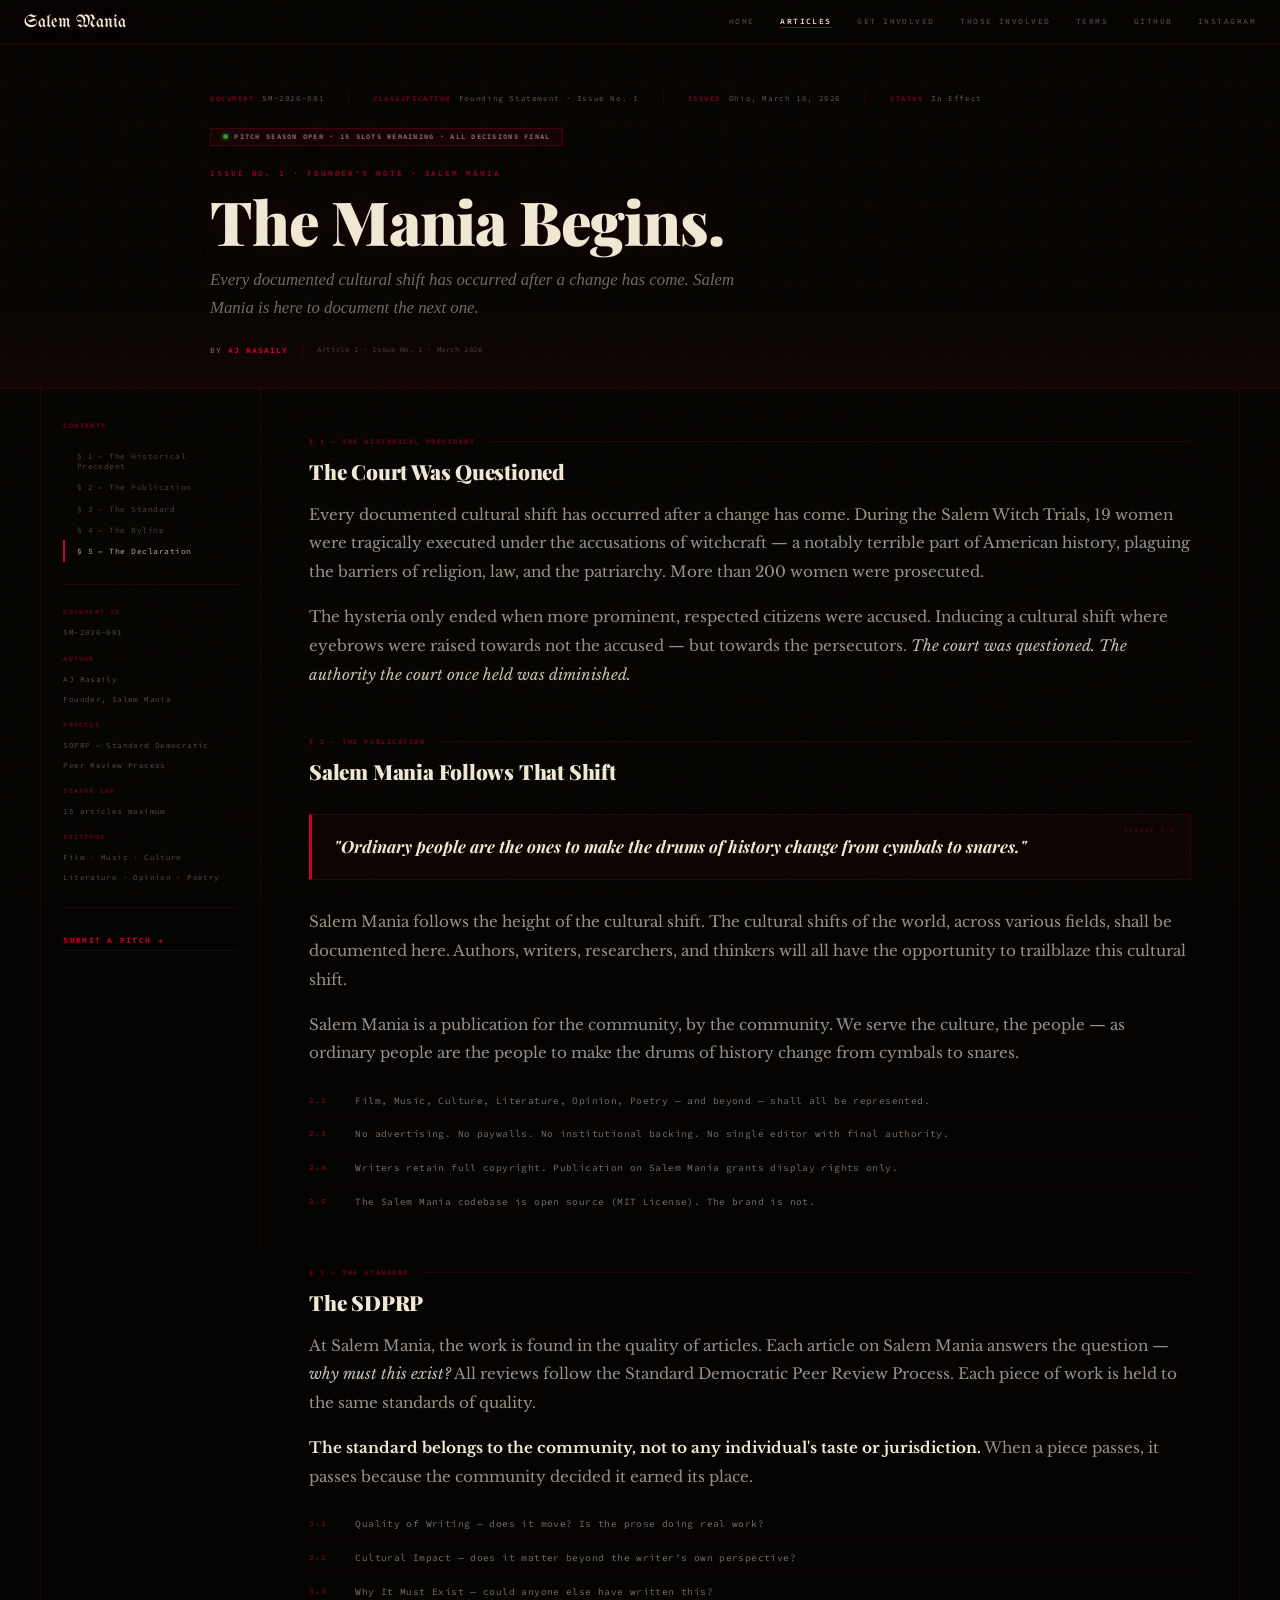
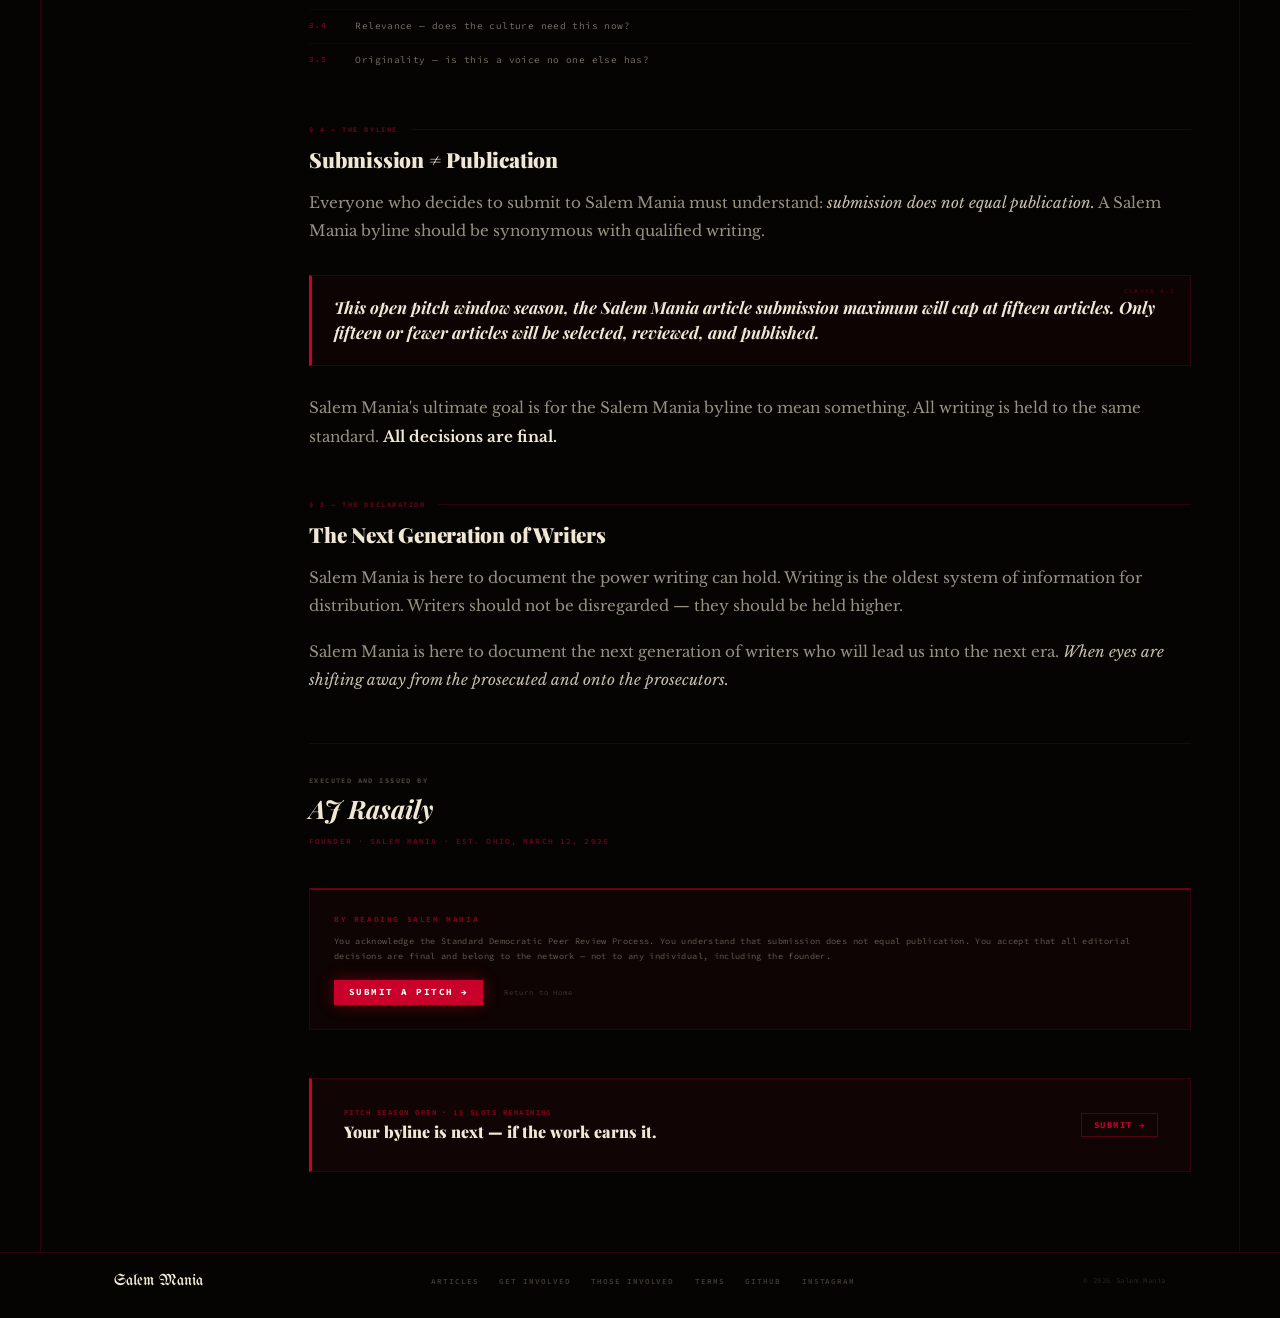
<file: articlesalemmania.html>
<!DOCTYPE html>
<html lang="en">
<head>
<script async src="https://www.googletagmanager.com/gtag/js?id=G-Q4G1N1PMZY"></script>
<script>window.dataLayer=window.dataLayer||[];function gtag(){dataLayer.push(arguments);}gtag('js',new Date());gtag('config','G-Q4G1N1PMZY');</script>
<script>(function(w,d,s,l,i){w[l]=w[l]||[];w[l].push({'gtm.start':new Date().getTime(),event:'gtm.js'});var f=d.getElementsByTagName(s)[0],j=d.createElement(s),dl=l!='dataLayer'?'&l='+l:'';j.async=true;j.src='https://www.googletagmanager.com/gtm.js?id='+i+dl;f.parentNode.insertBefore(j,f);})(window,document,'script','dataLayer','GTM-K8FSQQK5');</script>
<meta charset="UTF-8"/>
<meta name="viewport" content="width=device-width,initial-scale=1.0"/>
<meta name="description" content="The Mania Begins. — Salem Mania Issue No. 1 Founder's Note"/>
<title>The Mania Begins. — Salem Mania</title>
<link href="https://fonts.googleapis.com/css2?family=UnifrakturMaguntia&family=Playfair+Display:ital,wght@0,400;0,700;0,900;1,400;1,700&family=Source+Code+Pro:wght@400;500;600;700&family=IM+Fell+English:ital@0;1&family=Libre+Baskerville:ital,wght@0,400;0,700;1,400&display=swap" rel="stylesheet"/>
<style>
:root{
  --r:#c8002a;--bg0:#060402;--bg1:#0a0704;
  --moon:#f0e8d5;--line:rgba(200,0,42,.18);
  --mono:'Source Code Pro',monospace;
  --frak:'UnifrakturMaguntia',cursive;
  --display:'Playfair Display',Georgia,serif;
  --fell:'IM Fell English',Georgia,serif;
  --body:'Libre Baskerville',Georgia,serif;
}
*,*::before,*::after{box-sizing:border-box;margin:0;padding:0;}
html{scroll-behavior:smooth;}
body{background:var(--bg0);color:var(--moon);font-family:var(--body);overflow-x:hidden;}
body::before{content:'';position:fixed;inset:0;z-index:9999;pointer-events:none;
background-image:url("data:image/svg+xml,%3Csvg viewBox='0 0 512 512' xmlns='http://www.w3.org/2000/svg'%3E%3Cfilter id='n'%3E%3CfeTurbulence type='fractalNoise' baseFrequency='0.9' numOctaves='4' stitchTiles='stitch'/%3E%3C/filter%3E%3Crect width='100%25' height='100%25' filter='url(%23n)' opacity='1'/%3E%3C/svg%3E");opacity:.022;}
::selection{background:var(--r);color:#fff;}
a{color:var(--r);text-decoration:none;}

/* NAV */
.nav{position:fixed;top:0;left:0;right:0;z-index:300;height:44px;display:flex;align-items:center;justify-content:space-between;padding:0 1.5rem;background:rgba(6,4,2,.94);border-bottom:1px solid var(--line);backdrop-filter:blur(16px);}
.nav-brand{font-family:var(--frak);font-size:1.1rem;color:var(--moon);text-shadow:0 0 18px rgba(200,0,42,.3);}
.nav-links{display:flex;gap:1.6rem;}
.nav-link{font-family:var(--mono);font-size:.5rem;font-weight:600;letter-spacing:.18em;text-transform:uppercase;color:rgba(240,232,213,.28);border-bottom:1px solid transparent;padding-bottom:1px;transition:color .2s,border-color .2s;}
.nav-link:hover,.nav-link.active{color:var(--moon);border-bottom-color:rgba(200,0,42,.6);}
@media(max-width:640px){.nav-links .nav-link:not(.keep){display:none;}}

/* PAGE */
.page{padding-top:44px;min-height:100vh;display:flex;flex-direction:column;}

/* DOC HEADER */
.doc-header{background:var(--bg0);border-bottom:1px solid var(--line);padding:3rem 1.5rem 2rem;position:relative;overflow:hidden;}
.doc-header::before{content:'';position:absolute;inset:0;background-image:linear-gradient(rgba(200,0,42,.03) 1px,transparent 1px),linear-gradient(90deg,rgba(200,0,42,.03) 1px,transparent 1px);background-size:40px 40px;}
.doc-header::after{content:'';position:absolute;bottom:0;left:0;right:0;height:80px;background:linear-gradient(to top,rgba(200,0,42,.06),transparent);pointer-events:none;}
.doc-header-inner{max-width:860px;margin:0 auto;position:relative;z-index:1;}

.doc-meta-row{display:flex;align-items:center;gap:1.5rem;flex-wrap:wrap;margin-bottom:1.2rem;}
.doc-meta-item{display:flex;align-items:center;gap:.5rem;}
.doc-meta-key{font-family:var(--mono);font-size:.44rem;font-weight:700;letter-spacing:.22em;text-transform:uppercase;color:rgba(200,0,42,.55);}
.doc-meta-val{font-family:var(--mono);font-size:.48rem;letter-spacing:.08em;color:rgba(240,232,213,.38);}
.doc-meta-sep{width:1px;height:12px;background:var(--line);}

.doc-status{display:inline-flex;align-items:center;gap:.4rem;background:rgba(200,0,42,.08);border:1px solid rgba(200,0,42,.25);padding:.22em .75em;margin-bottom:1.4rem;}
.doc-status-dot{width:5px;height:5px;border-radius:50%;background:#2a9d2a;box-shadow:0 0 5px rgba(42,157,42,.7);animation:blink 2s infinite;}
@keyframes blink{0%,100%{opacity:1}50%{opacity:.35}}
.doc-status-text{font-family:var(--mono);font-size:.44rem;font-weight:700;letter-spacing:.18em;text-transform:uppercase;color:rgba(240,232,213,.45);}

.doc-kicker{font-family:var(--mono);font-size:.5rem;font-weight:700;letter-spacing:.24em;text-transform:uppercase;color:rgba(200,0,42,.65);display:block;margin-bottom:.7rem;}
.doc-title{font-family:var(--display);font-size:clamp(2.2rem,5vw,3.8rem);font-weight:900;line-height:1.05;letter-spacing:-.02em;color:var(--moon);margin-bottom:.8rem;text-shadow:0 0 30px rgba(200,0,42,.15);}
.doc-dek{font-family:var(--fell);font-style:italic;font-size:clamp(.88rem,1.8vw,1.05rem);color:rgba(240,232,213,.45);line-height:1.65;max-width:560px;margin-bottom:1.4rem;}
.doc-byline{display:flex;align-items:center;gap:.9rem;flex-wrap:wrap;}
.doc-by{font-family:var(--mono);font-size:.5rem;font-weight:600;letter-spacing:.12em;text-transform:uppercase;color:rgba(240,232,213,.4);}
.doc-by strong{color:var(--r);}
.doc-sep{width:1px;height:12px;background:var(--line);}
.doc-date{font-family:var(--mono);font-size:.46rem;letter-spacing:.08em;color:rgba(240,232,213,.28);}

/* BODY GRID */
.doc-body-wrap{flex:1;display:grid;grid-template-columns:220px 1fr;max-width:1200px;margin:0 auto;width:100%;border-left:1px solid var(--line);border-right:1px solid var(--line);}
@media(max-width:720px){.doc-body-wrap{grid-template-columns:1fr;}}

/* SIDEBAR */
.doc-sidebar{border-right:1px solid var(--line);padding:2rem 1.4rem;position:sticky;top:44px;align-self:start;height:calc(100vh - 44px);overflow-y:auto;}
@media(max-width:720px){.doc-sidebar{display:none;}}
.sidebar-title{font-family:var(--mono);font-size:.44rem;font-weight:700;letter-spacing:.2em;text-transform:uppercase;color:rgba(200,0,42,.5);margin-bottom:1rem;}
.toc-item{display:block;font-family:var(--mono);font-size:.5rem;letter-spacing:.06em;color:rgba(240,232,213,.28);padding:.35rem 0 .35rem .7rem;border-left:2px solid transparent;transition:color .2s,border-color .2s;}
.toc-item:hover,.toc-item.active{color:rgba(240,232,213,.75);border-left-color:var(--r);}
.sidebar-rule{height:1px;background:var(--line);margin:1.4rem 0;}
.sb-block{margin-bottom:.9rem;}
.sb-key{font-family:var(--mono);font-size:.42rem;font-weight:700;letter-spacing:.18em;text-transform:uppercase;color:rgba(200,0,42,.45);display:block;margin-bottom:.18rem;}
.sb-val{font-family:var(--mono);font-size:.48rem;letter-spacing:.05em;color:rgba(240,232,213,.32);line-height:1.55;}
.sb-link{display:block;margin-top:1rem;font-family:var(--mono);font-size:.5rem;font-weight:700;letter-spacing:.16em;text-transform:uppercase;color:var(--r);padding:.6em 0;border-bottom:1px solid rgba(200,0,42,.2);transition:letter-spacing .2s;}
.sb-link:hover{letter-spacing:.22em;}

/* CONTENT */
.doc-content{padding:3rem 3rem 5rem;}
@media(max-width:860px){.doc-content{padding:2rem 1.5rem 4rem;}}

.doc-section{margin-bottom:3rem;}
.doc-section-id{font-family:var(--mono);font-size:.44rem;font-weight:700;letter-spacing:.22em;text-transform:uppercase;color:rgba(200,0,42,.5);display:flex;align-items:center;gap:.8rem;margin-bottom:.7rem;}
.doc-section-id::after{content:'';flex:1;height:1px;background:var(--line);}
.doc-section-title{font-family:var(--display);font-size:1.3rem;font-weight:900;color:var(--moon);margin-bottom:1rem;letter-spacing:-.01em;}

.doc-text{font-size:.95rem;line-height:1.88;color:rgba(240,232,213,.62);margin-bottom:1.1em;}
.doc-text em{font-style:italic;color:rgba(240,232,213,.82);}
.doc-text strong{font-weight:700;color:var(--moon);}

.doc-clause{border:1px solid var(--line);border-left:3px solid var(--r);padding:1.2rem 1.4rem;margin:1.8rem 0;background:rgba(200,0,42,.03);position:relative;}
.doc-clause-num{position:absolute;top:.7rem;right:.9rem;font-family:var(--mono);font-size:.4rem;font-weight:700;letter-spacing:.18em;text-transform:uppercase;color:rgba(200,0,42,.3);}
.doc-clause p{font-family:var(--display);font-size:1.05rem;font-style:italic;font-weight:700;color:var(--moon);line-height:1.5;margin:0;}

.doc-list{margin:1rem 0 1.4rem;padding:0;list-style:none;}
.doc-list li{display:flex;align-items:flex-start;gap:.9rem;padding:.55rem 0;border-bottom:1px solid rgba(200,0,42,.07);font-family:var(--mono);font-size:.6rem;letter-spacing:.04em;color:rgba(240,232,213,.48);line-height:1.6;}
.doc-list li:last-child{border-bottom:none;}
.doc-list-marker{font-weight:700;color:rgba(200,0,42,.5);flex-shrink:0;min-width:2rem;font-size:.5rem;letter-spacing:.1em;}

.doc-sig{margin-top:3rem;padding-top:2rem;border-top:1px solid var(--line);}
.doc-sig-label{font-family:var(--mono);font-size:.44rem;font-weight:700;letter-spacing:.2em;text-transform:uppercase;color:rgba(240,232,213,.28);display:block;margin-bottom:.4rem;}
.doc-sig-name{font-family:var(--display);font-size:1.6rem;font-style:italic;font-weight:700;color:var(--moon);display:block;margin-bottom:.2rem;}
.doc-sig-title{font-family:var(--mono);font-size:.5rem;font-weight:600;letter-spacing:.14em;text-transform:uppercase;color:rgba(200,0,42,.55);}

.doc-acceptance{margin-top:2.5rem;padding:1.5rem;background:rgba(200,0,42,.04);border:1px solid var(--line);border-top:2px solid rgba(200,0,42,.5);}
.da-title{font-family:var(--mono);font-size:.5rem;font-weight:700;letter-spacing:.2em;text-transform:uppercase;color:rgba(200,0,42,.6);margin-bottom:.6rem;}
.da-text{font-family:var(--mono);font-size:.54rem;letter-spacing:.04em;color:rgba(240,232,213,.38);line-height:1.7;margin-bottom:1rem;}
.da-btn{display:inline-block;background:var(--r);color:#fff;font-family:var(--mono);font-size:.58rem;font-weight:700;letter-spacing:.16em;text-transform:uppercase;padding:.7em 1.6em;transition:background .2s,box-shadow .2s;box-shadow:0 0 16px rgba(200,0,42,.4);}
.da-btn:hover{background:#e8001f;box-shadow:0 0 28px rgba(200,0,42,.6);color:#fff;}
.da-dismiss{font-family:var(--mono);font-size:.46rem;letter-spacing:.12em;color:rgba(240,232,213,.22);margin-left:1rem;transition:color .2s;}
.da-dismiss:hover{color:rgba(240,232,213,.55);}

.doc-nudge{margin-top:3rem;padding:1.8rem 2rem;background:rgba(200,0,42,.05);border:1px solid var(--line);border-left:3px solid var(--r);display:flex;align-items:center;justify-content:space-between;gap:1.5rem;flex-wrap:wrap;}
.nudge-tag{font-family:var(--mono);font-size:.46rem;font-weight:700;letter-spacing:.2em;text-transform:uppercase;color:rgba(200,0,42,.6);display:block;margin-bottom:.3rem;}
.nudge-title{font-family:var(--display);font-size:1rem;font-weight:900;color:var(--moon);}
.nudge-btn{font-family:var(--mono);font-size:.56rem;font-weight:700;letter-spacing:.16em;text-transform:uppercase;color:var(--r);border:1px solid rgba(200,0,42,.35);padding:.6em 1.3em;white-space:nowrap;transition:background .2s,border-color .2s;}
.nudge-btn:hover{background:rgba(200,0,42,.08);border-color:rgba(200,0,42,.7);}

/* FOOTER */
.site-footer{border-top:1px solid var(--line);background:var(--bg0);}
.footer-inner{max-width:1100px;margin:0 auto;padding:1.2rem 1.5rem 1.8rem;display:flex;align-items:center;justify-content:space-between;gap:1rem;flex-wrap:wrap;}
.footer-brand{font-family:var(--frak);font-size:1rem;color:var(--moon);}
.footer-nav{display:flex;gap:1.3rem;flex-wrap:wrap;}
.footer-nav a{font-family:var(--mono);font-size:.48rem;font-weight:600;letter-spacing:.12em;text-transform:uppercase;color:rgba(240,232,213,.25);transition:color .2s;}
.footer-nav a:hover{color:var(--r);}
.footer-copy{font-family:var(--mono);font-size:.46rem;letter-spacing:.08em;color:rgba(255,255,255,.14);}
</style>
</head>
<body>
<noscript><iframe src="https://www.googletagmanager.com/ns.html?id=GTM-K8FSQQK5" height="0" width="0" style="display:none;visibility:hidden"></iframe></noscript>

<nav class="nav">
  <a href="index.html" class="nav-brand">Salem Mania</a>
  <div class="nav-links">
    <a href="index.html" class="nav-link keep">Home</a>
    <a href="articles.html" class="nav-link active keep">Articles</a>
    <a href="get-involved.html" class="nav-link">Get Involved</a>
    <a href="those-involved.html" class="nav-link">Those Involved</a>
    <a href="rights-and-stuff.html" class="nav-link">Terms</a>
    <a href="https://github.com/ajversaily/salemmania" target="_blank" rel="noopener" class="nav-link">GitHub</a>
    <a href="https://www.instagram.com/salemmaniapublication/" target="_blank" rel="noopener" class="nav-link">Instagram</a>
  </div>
</nav>

<div class="page">

  <header class="doc-header">
    <div class="doc-header-inner">
      <div class="doc-meta-row">
        <div class="doc-meta-item"><span class="doc-meta-key">Document</span><span class="doc-meta-val">SM-2026-001</span></div>
        <span class="doc-meta-sep"></span>
        <div class="doc-meta-item"><span class="doc-meta-key">Classification</span><span class="doc-meta-val">Founding Statement · Issue No. 1</span></div>
        <span class="doc-meta-sep"></span>
        <div class="doc-meta-item"><span class="doc-meta-key">Issued</span><span class="doc-meta-val">Ohio, March 16, 2026</span></div>
        <span class="doc-meta-sep"></span>
        <div class="doc-meta-item"><span class="doc-meta-key">Status</span><span class="doc-meta-val">In Effect</span></div>
      </div>
      <div class="doc-status">
        <span class="doc-status-dot"></span>
        <span class="doc-status-text">Pitch Season Open · 15 Slots Remaining · All Decisions Final</span>
      </div>
      <span class="doc-kicker">Issue No. 1 · Founder's Note · Salem Mania</span>
      <h1 class="doc-title">The Mania Begins.</h1>
      <p class="doc-dek">Every documented cultural shift has occurred after a change has come. Salem Mania is here to document the next one.</p>
      <div class="doc-byline">
        <span class="doc-by">By <strong>AJ Rasaily</strong></span>
        <span class="doc-sep"></span>
        <span class="doc-date">Article I · Issue No. 1 · March 2026</span>
      </div>
    </div>
  </header>

  <div class="doc-body-wrap">

    <aside class="doc-sidebar">
      <div class="sidebar-title">Contents</div>
      <a href="#s1" class="toc-item">§ 1 — The Historical Precedent</a>
      <a href="#s2" class="toc-item">§ 2 — The Publication</a>
      <a href="#s3" class="toc-item">§ 3 — The Standard</a>
      <a href="#s4" class="toc-item">§ 4 — The Byline</a>
      <a href="#s5" class="toc-item">§ 5 — The Declaration</a>
      <div class="sidebar-rule"></div>
      <div class="sb-block"><span class="sb-key">Document ID</span><span class="sb-val">SM-2026-001</span></div>
      <div class="sb-block"><span class="sb-key">Author</span><span class="sb-val">AJ Rasaily<br>Founder, Salem Mania</span></div>
      <div class="sb-block"><span class="sb-key">Process</span><span class="sb-val">SDPRP — Standard Democratic<br>Peer Review Process</span></div>
      <div class="sb-block"><span class="sb-key">Season Cap</span><span class="sb-val">15 articles maximum</span></div>
      <div class="sb-block"><span class="sb-key">Sections</span><span class="sb-val">Film · Music · Culture<br>Literature · Opinion · Poetry</span></div>
      <div class="sidebar-rule"></div>
      <a href="get-involved.html#pitch-form" class="sb-link">Submit a Pitch →</a>
    </aside>

    <main class="doc-content">

      <div class="doc-section" id="s1">
        <div class="doc-section-id">§ 1 — The Historical Precedent</div>
        <h2 class="doc-section-title">The Court Was Questioned</h2>
        <p class="doc-text">Every documented cultural shift has occurred after a change has come. During the Salem Witch Trials, 19 women were tragically executed under the accusations of witchcraft — a notably terrible part of American history, plaguing the barriers of religion, law, and the patriarchy. More than 200 women were prosecuted.</p>
        <p class="doc-text">The hysteria only ended when more prominent, respected citizens were accused. Inducing a cultural shift where eyebrows were raised towards not the accused — but towards the persecutors. <em>The court was questioned. The authority the court once held was diminished.</em></p>
      </div>

      <div class="doc-section" id="s2">
        <div class="doc-section-id">§ 2 — The Publication</div>
        <h2 class="doc-section-title">Salem Mania Follows That Shift</h2>
        <div class="doc-clause">
          <span class="doc-clause-num">Clause 2.1</span>
          <p>"Ordinary people are the ones to make the drums of history change from cymbals to snares."</p>
        </div>
        <p class="doc-text">Salem Mania follows the height of the cultural shift. The cultural shifts of the world, across various fields, shall be documented here. Authors, writers, researchers, and thinkers will all have the opportunity to trailblaze this cultural shift.</p>
        <p class="doc-text">Salem Mania is a publication for the community, by the community. We serve the culture, the people — as ordinary people are the people to make the drums of history change from cymbals to snares.</p>
        <ul class="doc-list">
          <li><span class="doc-list-marker">2.2</span>Film, Music, Culture, Literature, Opinion, Poetry — and beyond — shall all be represented.</li>
          <li><span class="doc-list-marker">2.3</span>No advertising. No paywalls. No institutional backing. No single editor with final authority.</li>
          <li><span class="doc-list-marker">2.4</span>Writers retain full copyright. Publication on Salem Mania grants display rights only.</li>
          <li><span class="doc-list-marker">2.5</span>The Salem Mania codebase is open source (MIT License). The brand is not.</li>
        </ul>
      </div>

      <div class="doc-section" id="s3">
        <div class="doc-section-id">§ 3 — The Standard</div>
        <h2 class="doc-section-title">The SDPRP</h2>
        <p class="doc-text">At Salem Mania, the work is found in the quality of articles. Each article on Salem Mania answers the question — <em>why must this exist?</em> All reviews follow the Standard Democratic Peer Review Process. Each piece of work is held to the same standards of quality.</p>
        <p class="doc-text"><strong>The standard belongs to the community, not to any individual's taste or jurisdiction.</strong> When a piece passes, it passes because the community decided it earned its place.</p>
        <ul class="doc-list">
          <li><span class="doc-list-marker">3.1</span>Quality of Writing — does it move? Is the prose doing real work?</li>
          <li><span class="doc-list-marker">3.2</span>Cultural Impact — does it matter beyond the writer's own perspective?</li>
          <li><span class="doc-list-marker">3.3</span>Why It Must Exist — could anyone else have written this?</li>
          <li><span class="doc-list-marker">3.4</span>Relevance — does the culture need this now?</li>
          <li><span class="doc-list-marker">3.5</span>Originality — is this a voice no one else has?</li>
        </ul>
      </div>

      <div class="doc-section" id="s4">
        <div class="doc-section-id">§ 4 — The Byline</div>
        <h2 class="doc-section-title">Submission ≠ Publication</h2>
        <p class="doc-text">Everyone who decides to submit to Salem Mania must understand: <em>submission does not equal publication.</em> A Salem Mania byline should be synonymous with qualified writing.</p>
        <div class="doc-clause">
          <span class="doc-clause-num">Clause 4.1</span>
          <p>This open pitch window season, the Salem Mania article submission maximum will cap at fifteen articles. Only fifteen or fewer articles will be selected, reviewed, and published.</p>
        </div>
        <p class="doc-text">Salem Mania's ultimate goal is for the Salem Mania byline to mean something. All writing is held to the same standard. <strong>All decisions are final.</strong></p>
      </div>

      <div class="doc-section" id="s5">
        <div class="doc-section-id">§ 5 — The Declaration</div>
        <h2 class="doc-section-title">The Next Generation of Writers</h2>
        <p class="doc-text">Salem Mania is here to document the power writing can hold. Writing is the oldest system of information for distribution. Writers should not be disregarded — they should be held higher.</p>
        <p class="doc-text">Salem Mania is here to document the next generation of writers who will lead us into the next era. <em>When eyes are shifting away from the prosecuted and onto the prosecutors.</em></p>
      </div>

      <div class="doc-sig">
        <span class="doc-sig-label">Executed and issued by</span>
        <span class="doc-sig-name">AJ Rasaily</span>
        <span class="doc-sig-title">Founder · Salem Mania · Est. Ohio, March 12, 2026</span>
      </div>

      <div class="doc-acceptance">
        <div class="da-title">By Reading Salem Mania</div>
        <p class="da-text">You acknowledge the Standard Democratic Peer Review Process. You understand that submission does not equal publication. You accept that all editorial decisions are final and belong to the network — not to any individual, including the founder.</p>
        <a href="get-involved.html#pitch-form" class="da-btn">Submit a Pitch →</a>
        <a href="index.html" class="da-dismiss">Return to Home</a>
      </div>

      <div class="doc-nudge">
        <div>
          <span class="nudge-tag">Pitch Season Open · 15 Slots Remaining</span>
          <span class="nudge-title">Your byline is next — if the work earns it.</span>
        </div>
        <a href="get-involved.html#pitch-form" class="nudge-btn">Submit →</a>
      </div>

    </main>
  </div>
</div>

<footer class="site-footer">
  <div class="footer-inner">
    <span class="footer-brand">Salem Mania</span>
    <nav class="footer-nav">
      <a href="articles.html">Articles</a>
      <a href="get-involved.html">Get Involved</a>
      <a href="those-involved.html">Those Involved</a>
      <a href="rights-and-stuff.html">Terms</a>
      <a href="https://github.com/ajversaily/salemmania" target="_blank" rel="noopener">GitHub</a>
      <a href="https://www.instagram.com/salemmaniapublication/" target="_blank" rel="noopener">Instagram</a>
    </nav>
    <span class="footer-copy">© 2026 Salem Mania</span>
  </div>
</footer>

<script>
(function(){
  var sections=document.querySelectorAll('.doc-section[id]');
  var links=document.querySelectorAll('.toc-item');
  if(!sections.length||!links.length)return;
  var io=new IntersectionObserver(function(entries){
    entries.forEach(function(e){
      if(e.isIntersecting){
        links.forEach(function(l){l.classList.remove('active');});
        var active=document.querySelector('.toc-item[href="#'+e.target.id+'"]');
        if(active)active.classList.add('active');
      }
    });
  },{rootMargin:'-40% 0px -55% 0px'});
  sections.forEach(function(s){io.observe(s);});
})();
</script>
</body>
</html>
</file>
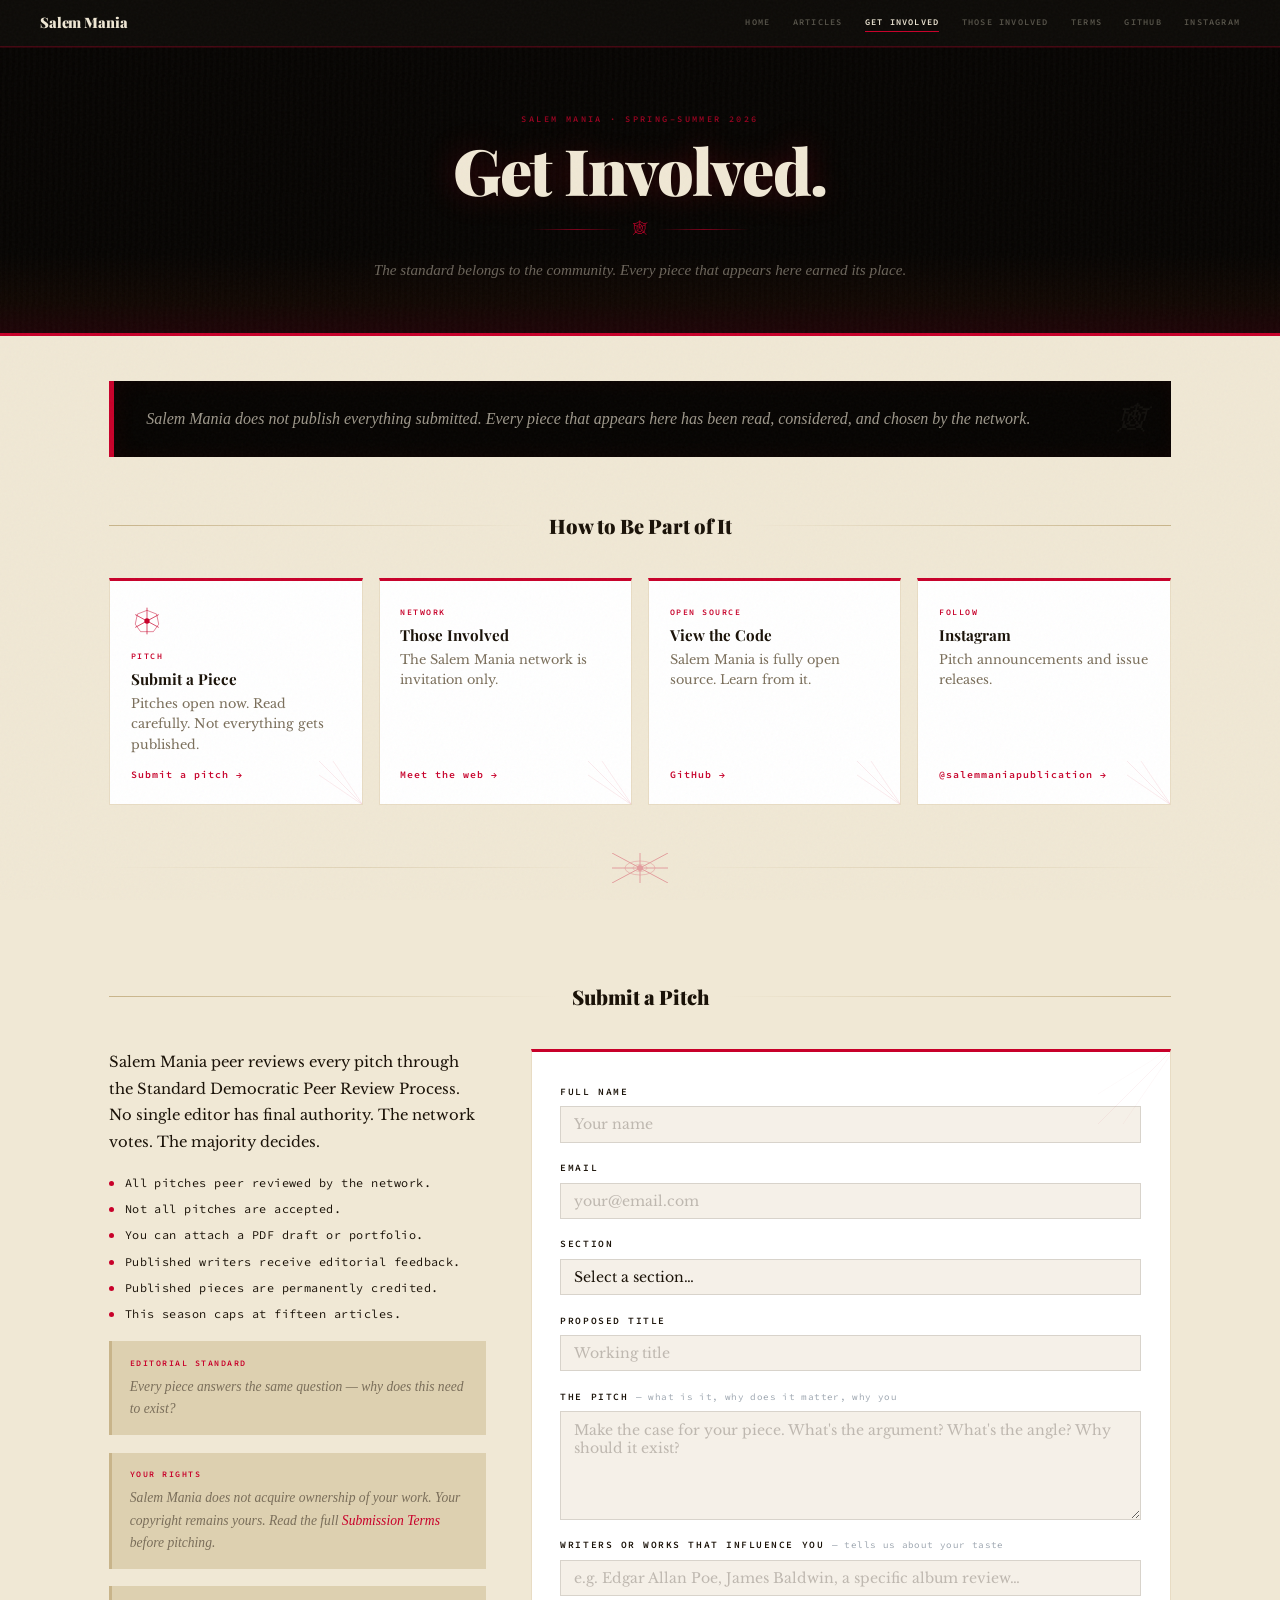
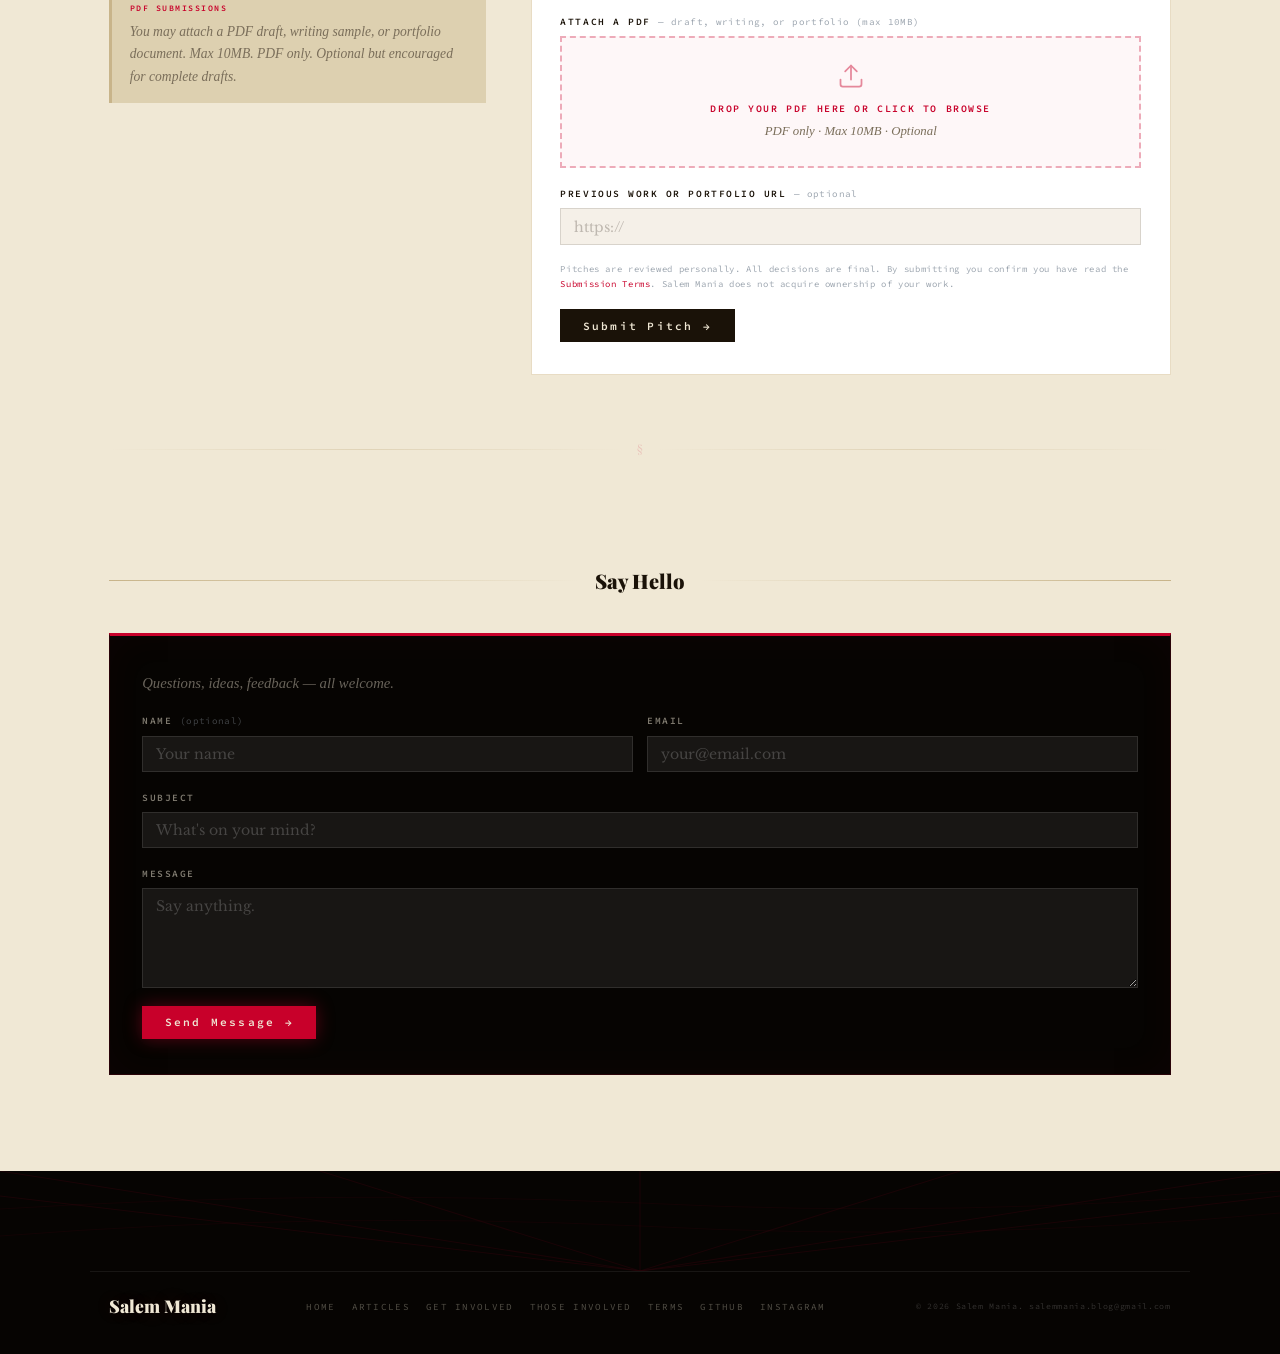
<file: get-involved.html>
<!DOCTYPE html>
<html lang="en">
<head>
  <!-- Google tag (gtag.js) -->
<script async src="https://www.googletagmanager.com/gtag/js?id=G-Q4G1N1PMZY"></script>
<script>
  window.dataLayer = window.dataLayer || [];
  function gtag(){dataLayer.push(arguments);}
  gtag('js', new Date());

  gtag('config', 'G-Q4G1N1PMZY');
</script>

  <meta charset="UTF-8"/>
  <meta name="viewport" content="width=device-width, initial-scale=1.0"/>
  <title>Get Involved — Salem Mania</title>
  <link rel="stylesheet" href="style.css"/>
  <link href="https://fonts.googleapis.com/css2?family=Playfair+Display:ital,wght@0,400;0,700;0,900;1,400;1,700&family=IM+Fell+English:ital@0;1&family=Source+Code+Pro:wght@400;600&family=Libre+Baskerville:ital,wght@0,400;0,700;1,400&family=UnifrakturMaguntia&display=swap" rel="stylesheet"/>
  <style>

    :root {
      --char:   #060402;
      --soot:   #0c0807;
      --paper:  #f0e8d5;
      --cream:  #e8dcc4;
      --vellum: #ddd0b0;
      --foxed:  #c8b48a;
      --ink:    #1a1208;
      --pyre:   #c8002a;
      --forge:  #d4420a;
      --dust:   #7a6e5a;
      --silver: #9ba4ae;
      --moon:   #f0e8d5;
      --glow:   rgba(200,0,42,.38);
    }

    *, *::before, *::after { box-sizing: border-box; margin: 0; padding: 0; }
    html { scroll-behavior: smooth; }
    body { background: var(--paper); color: var(--ink); font-family: 'Libre Baskerville', Georgia, serif; font-size: 16px; line-height: 1.75; overflow-x: hidden; }

    body::before {
      content: ''; position: fixed; inset: 0;
      background-image: url("data:image/svg+xml,%3Csvg viewBox='0 0 512 512' xmlns='http://www.w3.org/2000/svg'%3E%3Cfilter id='n'%3E%3CfeTurbulence type='fractalNoise' baseFrequency='0.72' numOctaves='4' stitchTiles='stitch'/%3E%3C/filter%3E%3Crect width='100%25' height='100%25' filter='url(%23n)' opacity='1'/%3E%3C/svg%3E");
      opacity: .032; pointer-events: none; z-index: 9999;
    }

    a { color: var(--pyre); text-decoration: none; }
    a:hover { text-decoration: underline; }
    ::selection { background: var(--pyre); color: #fff; }

    /* NAV */
    .sm-nav {
      background: rgba(6,4,2,.97); border-bottom: 1px solid rgba(200,0,42,.3);
      padding: .65rem 1.2rem; position: sticky; top: 0; z-index: 200;
      backdrop-filter: blur(12px);
      box-shadow: 0 1px 0 rgba(200,0,42,.18);
    }
    .sm-nav-inner { display: flex; align-items: center; justify-content: space-between; max-width: 1200px; margin: 0 auto; gap: 1rem; }
    .sm-nav-brand { font-family: 'Playfair Display', serif; font-size: .9rem; font-weight: 900; color: var(--moon); text-decoration: none; letter-spacing: -.01em; flex-shrink: 0; transition: text-shadow .3s; }
    .sm-nav-brand:hover { text-shadow: 0 0 18px var(--glow); }
    .sm-nav-links { display: flex; align-items: center; gap: 1.4rem; flex-wrap: wrap; }
    .sm-nav-link { font-family: 'Source Code Pro', monospace; font-size: .54rem; font-weight: 600; letter-spacing: .14em; text-transform: uppercase; color: rgba(240,232,213,.32); text-decoration: none; border-bottom: 1px solid transparent; padding-bottom: 1px; transition: color .2s, border-color .2s; }
    .sm-nav-link:hover { color: var(--moon); border-bottom-color: rgba(200,0,42,.4); }
    .sm-nav-active { color: var(--moon) !important; border-bottom-color: var(--pyre) !important; }

    /* HERO */
    .gi-hero {
      background: var(--char);
      border-bottom: 3px solid var(--pyre);
      padding: 4rem 1.5rem 3.2rem;
      text-align: center; position: relative; overflow: hidden;
    }
    .gi-hero::before {
      content: ''; position: absolute; inset: 0;
      background: repeating-linear-gradient(91deg, transparent, transparent 3px, rgba(255,255,255,.006) 3px, rgba(255,255,255,.006) 6px);
      pointer-events: none;
    }
    .gi-hero::after {
      content: ''; position: absolute; bottom: 0; left: 0; right: 0; height: 80px;
      background: linear-gradient(to top, rgba(200,0,42,.12), rgba(212,66,10,.05) 40%, transparent);
      pointer-events: none;
    }
    .gi-hero-inner { position: relative; z-index: 2; max-width: 600px; margin: 0 auto; }
    .gi-eyebrow { font-family: 'Source Code Pro', monospace; font-size: .54rem; font-weight: 600; letter-spacing: .28em; text-transform: uppercase; color: rgba(200,0,42,.75); margin-bottom: .7rem; display: block; opacity: 0; animation: riseIn .6s ease .1s both; }
    .gi-title { font-family: 'Playfair Display', serif; font-size: clamp(2.2rem, 7vw, 4rem); font-weight: 900; color: var(--moon); line-height: 1.02; letter-spacing: -.02em; text-shadow: 0 0 32px rgba(200,0,42,.28); opacity: 0; animation: riseIn .7s ease .25s both; }
    .gi-rule { display: flex; align-items: center; gap: .7rem; margin: .9rem auto; max-width: 220px; opacity: 0; animation: riseIn .4s ease .4s both; }
    .gi-rule-line { flex: 1; height: 1px; background: linear-gradient(to right, transparent, rgba(200,0,42,.6), transparent); }
    .gi-rule-glyph { font-family: 'UnifrakturMaguntia', cursive; font-size: .9rem; color: rgba(200,0,42,.8); }
    .gi-sub { font-family: 'IM Fell English', serif; font-style: italic; font-size: .95rem; color: rgba(240,232,213,.42); line-height: 1.65; opacity: 0; animation: riseIn .5s ease .5s both; }

    /* MAIN */
    .gi-main { max-width: 1100px; margin: 0 auto; padding: 0 1.2rem 6rem; }

    /* MISSION */
    .gi-mission { padding: 2.8rem 0 0; }
    .gi-mission-inner {
      background: var(--char);
      border-left: 5px solid var(--pyre);
      padding: 1.5rem 2rem;
      font-family: 'IM Fell English', serif; font-style: italic;
      font-size: 1rem; color: rgba(240,232,213,.65); line-height: 1.78;
      box-shadow: inset 4px 0 20px rgba(200,0,42,.06);
      position: relative; overflow: hidden;
    }
    .gi-mission-inner::after { content: '🕸'; position: absolute; right: 1.5rem; top: 50%; transform: translateY(-50%); font-size: 1.8rem; opacity: .08; }

    /* SECTION HDR */
    .gi-sec { padding: 3.2rem 0 0; }
    .gi-sec-hdr { display: flex; align-items: center; gap: 1rem; margin-bottom: 2.2rem; }
    .gi-sec-line { flex: 1; height: 1px; background: linear-gradient(to right, var(--foxed), transparent); }
    .gi-sec-line.rev { background: linear-gradient(to left, var(--foxed), transparent); }
    .gi-sec-title { font-family: 'Playfair Display', serif; font-size: 1.25rem; font-weight: 900; color: var(--ink); white-space: nowrap; }

    /* NODE CARDS */
    .gi-nodes { display: grid; grid-template-columns: repeat(auto-fit, minmax(200px, 1fr)); gap: 1rem; }
    .gi-node {
      background: #fff; border: 1px solid var(--cream); border-top: 3px solid var(--pyre);
      padding: 1.5rem 1.3rem 1.3rem; position: relative; overflow: hidden;
      transition: transform .25s ease, box-shadow .25s;
      text-decoration: none; display: flex; flex-direction: column; gap: .35rem;
    }
    .gi-node::after { content: ''; position: absolute; bottom: -1px; right: -1px; width: 44px; height: 44px; background-image: url("data:image/svg+xml,%3Csvg viewBox='0 0 44 44' xmlns='http://www.w3.org/2000/svg'%3E%3Cline x1='44' y1='44' x2='0' y2='0' stroke='%23c8002a' stroke-width='.55' opacity='.15'/%3E%3Cline x1='44' y1='44' x2='14' y2='0' stroke='%23c8002a' stroke-width='.55' opacity='.15'/%3E%3Cline x1='44' y1='44' x2='0' y2='14' stroke='%23c8002a' stroke-width='.55' opacity='.15'/%3E%3C/svg%3E"); background-size: contain; pointer-events: none; }
    .gi-node:hover { transform: translateY(-3px); box-shadow: 0 10px 24px rgba(0,0,0,.09), 0 0 0 1px rgba(200,0,42,.1); text-decoration: none; }
    .gi-node-tag { font-family: 'Source Code Pro', monospace; font-size: .52rem; font-weight: 600; letter-spacing: .18em; text-transform: uppercase; color: var(--pyre); }
    .gi-node-title { font-family: 'Playfair Display', serif; font-size: .95rem; font-weight: 700; color: var(--ink); line-height: 1.22; }
    .gi-node-desc { font-family: 'Libre Baskerville', serif; font-size: .8rem; color: var(--dust); line-height: 1.6; flex: 1; }
    .gi-node-arrow { font-family: 'Source Code Pro', monospace; font-size: .62rem; font-weight: 600; letter-spacing: .1em; color: var(--pyre); margin-top: .3rem; transition: letter-spacing .2s; }
    .gi-node:hover .gi-node-arrow { letter-spacing: .16em; }

    /* ORNAMENT */
    .gi-orn { display: flex; align-items: center; gap: .9rem; margin: 3rem 0; opacity: .4; }
    .gi-orn-line { flex: 1; height: 1px; background: linear-gradient(to right, transparent, var(--foxed), transparent); }

    /* ── PITCH FORM ── */
    .gi-pitch-wrap { padding: 3rem 0 0; }
    .gi-pitch-layout {
      display: grid;
      grid-template-columns: 1fr 1.7fr;
      gap: 2.8rem;
      align-items: start;
    }
    @media (max-width: 740px) { .gi-pitch-layout { grid-template-columns: 1fr; } }

    /* info side */
    .gi-pitch-info { display: flex; flex-direction: column; gap: 1.1rem; }
    .gi-pitch-prose { font-size: .92rem; color: var(--ink); line-height: 1.82; }

    .gi-checklist { list-style: none; display: flex; flex-direction: column; gap: .5rem; }
    .gi-checklist li { display: flex; align-items: flex-start; gap: .65rem; font-family: 'Source Code Pro', monospace; font-size: .74rem; letter-spacing: .04em; color: var(--ink); line-height: 1.55; }
    .gi-dot { width: 5px; height: 5px; border-radius: 50%; background: var(--pyre); flex-shrink: 0; margin-top: .45rem; }

    .gi-note { background: var(--vellum); border-left: 3px solid var(--foxed); padding: .9rem 1.1rem; }
    .gi-note-tag { font-family: 'Source Code Pro', monospace; font-size: .52rem; font-weight: 600; letter-spacing: .18em; text-transform: uppercase; color: var(--pyre); margin-bottom: .35rem; }
    .gi-note p { font-family: 'IM Fell English', serif; font-style: italic; font-size: .85rem; color: var(--dust); line-height: 1.65; }

    /* FORM */
    .gi-form {
      background: #fff;
      border: 1px solid var(--cream);
      border-top: 3px solid var(--pyre);
      padding: 2rem 1.8rem;
      display: flex; flex-direction: column; gap: 1.1rem;
      position: relative; overflow: hidden;
    }
    .gi-form::after { content: ''; position: absolute; top: -8px; right: -8px; width: 80px; height: 80px; background-image: url("data:image/svg+xml,%3Csvg viewBox='0 0 80 80' xmlns='http://www.w3.org/2000/svg'%3E%3Cline x1='80' y1='0' x2='0' y2='80' stroke='%23c8002a' stroke-width='.7' opacity='.07'/%3E%3Cline x1='80' y1='0' x2='25' y2='80' stroke='%23c8002a' stroke-width='.6' opacity='.05'/%3E%3Cline x1='80' y1='0' x2='0' y2='50' stroke='%23c8002a' stroke-width='.5' opacity='.04'/%3E%3C/svg%3E"); background-size: contain; pointer-events: none; }

    .gi-field { display: flex; flex-direction: column; gap: .35rem; }
    .gi-label { font-family: 'Source Code Pro', monospace; font-size: .6rem; font-weight: 600; letter-spacing: .16em; text-transform: uppercase; color: var(--ink); }
    .gi-hint { font-weight: 400; letter-spacing: .04em; text-transform: none; color: var(--silver); font-size: .58rem; }

    .gi-input {
      background: #f5f0e8; border: 1px solid rgba(26,16,8,.13);
      color: var(--ink); padding: .58em .88em;
      font-family: 'Libre Baskerville', serif; font-size: .88rem;
      transition: border-color .2s, background .2s, box-shadow .2s; width: 100%;
    }
    .gi-input:focus { outline: none; border-color: var(--pyre); background: #fff; box-shadow: 0 0 0 3px rgba(200,0,42,.07); }
    .gi-input::placeholder { color: rgba(26,16,8,.25); }
    .gi-select { appearance: none; cursor: pointer; }
    .gi-textarea { resize: vertical; min-height: 100px; }

    /* ── PDF UPLOAD ZONE ── */
    .upload-zone {
      border: 2px dashed rgba(200,0,42,.3);
      background: rgba(200,0,42,.03);
      padding: 1.5rem 1.2rem;
      text-align: center;
      cursor: pointer;
      transition: border-color .2s, background .2s;
      position: relative;
    }
    .upload-zone:hover,
    .upload-zone.drag-over {
      border-color: var(--pyre);
      background: rgba(200,0,42,.07);
    }
    .upload-zone.has-file {
      border-color: rgba(42,140,42,.5);
      background: rgba(42,140,42,.04);
    }

    /* hide real input, click zone triggers it */
    #fileInput { position: absolute; inset: 0; opacity: 0; cursor: pointer; width: 100%; height: 100%; }

    .uz-icon {
      display: block; margin: 0 auto .6rem;
      opacity: .45;
    }
    .uz-label {
      font-family: 'Source Code Pro', monospace; font-size: .62rem; font-weight: 600;
      letter-spacing: .16em; text-transform: uppercase; color: var(--pyre);
      display: block; margin-bottom: .2rem;
    }
    .uz-sub {
      font-family: 'IM Fell English', serif; font-style: italic;
      font-size: .8rem; color: var(--dust); display: block;
    }
    .uz-file-name {
      font-family: 'Source Code Pro', monospace; font-size: .68rem; font-weight: 600;
      color: #1a7a3a; margin-top: .5rem; display: none;
    }
    .uz-remove {
      font-family: 'Source Code Pro', monospace; font-size: .56rem;
      color: rgba(200,0,42,.6); cursor: pointer; display: none;
      background: none; border: none; margin-top: .3rem; text-decoration: underline;
    }

    .gi-submit {
      background: var(--ink); border: none; color: var(--moon);
      font-family: 'Source Code Pro', monospace; font-size: .7rem; font-weight: 600;
      letter-spacing: .2em; padding: .85em 2em;
      cursor: pointer; align-self: flex-start;
      transition: background .2s, transform .2s, box-shadow .2s;
    }
    .gi-submit:hover { background: var(--pyre); transform: scale(1.04); box-shadow: 0 0 20px rgba(200,0,42,.4); }
    .gi-fine { font-family: 'Source Code Pro', monospace; font-size: .56rem; color: var(--silver); letter-spacing: .07em; line-height: 1.65; }

    /* ── SUCCESS STATE ── */
    .gi-success {
      display: none;
      background: var(--char);
      border-left: 5px solid #1a7a3a;
      border-top: 2px solid #1a7a3a;
      padding: 2rem 2.2rem;
      text-align: center;
    }
    .gi-success-frak { font-family: 'UnifrakturMaguntia', cursive; font-size: 1.8rem; color: var(--moon); display: block; margin-bottom: .4rem; }
    .gi-success-text { font-family: 'IM Fell English', serif; font-style: italic; font-size: .95rem; color: rgba(240,232,213,.6); line-height: 1.7; }

    /* CONTACT FORM */
    .gi-contact-wrap { padding: 3.5rem 0 0; }
    .gi-contact-form {
      background: var(--char);
      border: 1px solid rgba(200,0,42,.18);
      border-top: 3px solid var(--pyre);
      padding: 2.2rem 2rem;
      display: flex; flex-direction: column; gap: 1.1rem;
      position: relative; overflow: hidden;
      box-shadow: inset 0 0 40px rgba(200,0,42,.04);
    }
    .gi-contact-two { display: grid; grid-template-columns: 1fr 1fr; gap: .9rem; }
    @media (max-width: 480px) { .gi-contact-two { grid-template-columns: 1fr; } }
    .gi-label-l { color: rgba(240,232,213,.52); }
    .gi-input-d { background: rgba(255,255,255,.07); border-color: rgba(255,255,255,.1); color: var(--moon); }
    .gi-input-d:focus { background: rgba(200,0,42,.08); border-color: var(--pyre); }
    .gi-input-d::placeholder { color: rgba(255,255,255,.2); }
    .gi-contact-intro { font-family: 'IM Fell English', serif; font-style: italic; font-size: .92rem; color: rgba(240,232,213,.42); line-height: 1.65; position: relative; }
    .gi-submit-r { background: var(--pyre); box-shadow: 0 0 18px rgba(200,0,42,.4); }
    .gi-submit-r:hover { background: #e8001f; }

    /* FOOTER */
    .site-footer { background: var(--char); position: relative; overflow: hidden; }
    .footer-web { display: block; width: 100%; height: 100px; opacity: .18; }
    .fw { stroke: rgba(200,0,42,.55); stroke-width: 1; fill: none; }
    .fa { fill: none; stroke: rgba(200,0,42,.4); stroke-width: .8; }
    .footer-inner { display: flex; flex-wrap: wrap; align-items: center; justify-content: space-between; gap: 1rem; max-width: 1100px; margin: 0 auto; padding: 1.2rem 1.2rem 2rem; border-top: 1px solid rgba(255,255,255,.07); }
    .footer-brand { font-family: 'Playfair Display', serif; font-size: 1.1rem; font-weight: 900; color: var(--moon); text-shadow: 0 0 18px rgba(200,0,42,.15); }
    .footer-nav { display: flex; flex-wrap: wrap; gap: 1rem; }
    .footer-nav a { font-family: 'Source Code Pro', monospace; font-size: .58rem; letter-spacing: .14em; text-transform: uppercase; color: rgba(240,232,213,.32); text-decoration: none; transition: color .2s; }
    .footer-nav a:hover { color: var(--pyre); }
    .footer-copy { font-family: 'Source Code Pro', monospace; font-size: .52rem; color: rgba(255,255,255,.18); letter-spacing: .08em; }

    @keyframes riseIn { from{opacity:0;transform:translateY(12px)} to{opacity:1;transform:translateY(0)} }
    ::-webkit-scrollbar { width: 4px; }
    ::-webkit-scrollbar-track { background: var(--vellum); }
    ::-webkit-scrollbar-thumb { background: linear-gradient(var(--pyre), var(--forge)); }
    ::selection { background: var(--pyre); color: #fff; }

    @media (max-width: 580px) {
      .gi-main { padding: 0 1rem 4rem; }
      .gi-form { padding: 1.6rem 1.2rem; }
      .gi-contact-form { padding: 1.6rem 1.2rem; }
    }

  </style>
</head>
<body>

<!-- NAV -->
<nav class="sm-nav">
  <div class="sm-nav-inner">
    <a href="index.html" class="sm-nav-brand">Salem Mania</a>
    <div class="sm-nav-links">
      <a href="index.html"            class="sm-nav-link">Home</a>
      <a href="articles.html"         class="sm-nav-link">Articles</a>
      <a href="get-involved.html"     class="sm-nav-link sm-nav-active">Get Involved</a>
      <a href="those-involved.html"   class="sm-nav-link">Those Involved</a>
      <a href="rights-and-stuff.html" class="sm-nav-link">Terms</a>
      <a href="https://github.com/ajversaily/salemmania"               target="_blank" rel="noopener" class="sm-nav-link">GitHub</a>
      <a href="https://www.instagram.com/salemmaniapublication/"       target="_blank" rel="noopener" class="sm-nav-link">Instagram</a>
    </div>
  </div>
</nav>

<!-- HERO -->
<header class="gi-hero">
  <div class="gi-hero-inner">
    <span class="gi-eyebrow">Salem Mania · Spring–Summer 2026</span>
    <h1 class="gi-title">Get Involved.</h1>
    <div class="gi-rule">
      <span class="gi-rule-line"></span>
      <span class="gi-rule-glyph">🕸</span>
      <span class="gi-rule-line"></span>
    </div>
    <p class="gi-sub">The standard belongs to the community. Every piece that appears here earned its place.</p>
  </div>
</header>

<!-- MAIN -->
<main class="gi-main">

  <section class="gi-mission">
    <div class="gi-mission-inner">
      Salem Mania does not publish everything submitted. Every piece that appears here has been read, considered, and chosen by the network.
    </div>
  </section>

  <!-- HOW TO BE PART OF IT -->
  <section class="gi-sec">
    <div class="gi-sec-hdr">
      <span class="gi-sec-line"></span>
      <h2 class="gi-sec-title">How to Be Part of It</h2>
      <span class="gi-sec-line rev"></span>
    </div>
    <div class="gi-nodes">
      <a href="#pitch-form" class="gi-node">
        <svg class="gi-node-icon" width="32" height="32" viewBox="0 0 60 60" xmlns="http://www.w3.org/2000/svg" style="color:#c8002a;margin-bottom:.4rem;">
          <line x1="30" y1="30" x2="30" y2="5"  stroke="currentColor" stroke-width="1.3"/>
          <line x1="30" y1="30" x2="52" y2="18" stroke="currentColor" stroke-width="1.3"/>
          <line x1="30" y1="30" x2="52" y2="42" stroke="currentColor" stroke-width="1.3"/>
          <line x1="30" y1="30" x2="30" y2="55" stroke="currentColor" stroke-width="1.3"/>
          <line x1="30" y1="30" x2="8"  y2="42" stroke="currentColor" stroke-width="1.3"/>
          <line x1="30" y1="30" x2="8"  y2="18" stroke="currentColor" stroke-width="1.3"/>
          <polygon points="30,10 48,17 52,36 42,50 18,50 8,36 12,17" fill="none" stroke="currentColor" stroke-width=".9"/>
          <circle cx="30" cy="30" r="5" fill="currentColor"/>
        </svg>
        <div class="gi-node-tag">Pitch</div>
        <div class="gi-node-title">Submit a Piece</div>
        <p class="gi-node-desc">Pitches open now. Read carefully. Not everything gets published.</p>
        <span class="gi-node-arrow">Submit a pitch →</span>
      </a>
      <a href="those-involved.html" class="gi-node">
        <div class="gi-node-tag">Network</div>
        <div class="gi-node-title">Those Involved</div>
        <p class="gi-node-desc">The Salem Mania network is invitation only.</p>
        <span class="gi-node-arrow">Meet the web →</span>
      </a>
      <a href="https://github.com/ajversaily/salemmania" target="_blank" rel="noopener" class="gi-node">
        <div class="gi-node-tag">Open Source</div>
        <div class="gi-node-title">View the Code</div>
        <p class="gi-node-desc">Salem Mania is fully open source. Learn from it.</p>
        <span class="gi-node-arrow">GitHub →</span>
      </a>
      <a href="https://www.instagram.com/salemmaniapublication/" target="_blank" rel="noopener" class="gi-node">
        <div class="gi-node-tag">Follow</div>
        <div class="gi-node-title">Instagram</div>
        <p class="gi-node-desc">Pitch announcements and issue releases.</p>
        <span class="gi-node-arrow">@salemmaniapublication →</span>
      </a>
    </div>
  </section>

  <!-- ORNAMENT -->
  <div class="gi-orn">
    <span class="gi-orn-line"></span>
    <svg viewBox="0 0 60 30" width="60" height="30" xmlns="http://www.w3.org/2000/svg" style="flex-shrink:0;opacity:.8;">
      <line x1="30" y1="15" x2="30" y2="0"  stroke="#c8002a" stroke-width="1"/>
      <line x1="30" y1="15" x2="58" y2="0"  stroke="#c8002a" stroke-width="1"/>
      <line x1="30" y1="15" x2="58" y2="15" stroke="#c8002a" stroke-width="1"/>
      <line x1="30" y1="15" x2="58" y2="30" stroke="#c8002a" stroke-width="1"/>
      <line x1="30" y1="15" x2="30" y2="30" stroke="#c8002a" stroke-width="1"/>
      <line x1="30" y1="15" x2="2"  y2="30" stroke="#c8002a" stroke-width="1"/>
      <line x1="30" y1="15" x2="2"  y2="15" stroke="#c8002a" stroke-width="1"/>
      <line x1="30" y1="15" x2="2"  y2="0"  stroke="#c8002a" stroke-width="1"/>
      <ellipse cx="30" cy="15" rx="15" ry="7" fill="none" stroke="#c8002a" stroke-width=".6"/>
      <ellipse cx="30" cy="15" rx="7"  ry="3.5" fill="none" stroke="#c8002a" stroke-width=".5"/>
      <circle cx="30" cy="15" r="3" fill="#c8002a"/>
    </svg>
    <span class="gi-orn-line"></span>
  </div>

  <!-- ══ PITCH FORM ══ -->
  <div class="gi-pitch-wrap" id="pitch-form">
    <div class="gi-sec-hdr">
      <span class="gi-sec-line"></span>
      <h2 class="gi-sec-title">Submit a Pitch</h2>
      <span class="gi-sec-line rev"></span>
    </div>

    <div class="gi-pitch-layout">

      <!-- info column -->
      <div class="gi-pitch-info">
        <p class="gi-pitch-prose">Salem Mania peer reviews every pitch through the Standard Democratic Peer Review Process. No single editor has final authority. The network votes. The majority decides.</p>
        <ul class="gi-checklist">
          <li><span class="gi-dot"></span>All pitches peer reviewed by the network.</li>
          <li><span class="gi-dot"></span>Not all pitches are accepted.</li>
          <li><span class="gi-dot"></span>You can attach a PDF draft or portfolio.</li>
          <li><span class="gi-dot"></span>Published writers receive editorial feedback.</li>
          <li><span class="gi-dot"></span>Published pieces are permanently credited.</li>
          <li><span class="gi-dot"></span>This season caps at fifteen articles.</li>
        </ul>
        <div class="gi-note">
          <div class="gi-note-tag">Editorial Standard</div>
          <p>Every piece answers the same question — why does this need to exist?</p>
        </div>
        <div class="gi-note">
          <div class="gi-note-tag">Your Rights</div>
          <p>Salem Mania does not acquire ownership of your work. Your copyright remains yours. Read the full <a href="rights-and-stuff.html">Submission Terms</a> before pitching.</p>
        </div>
        <div class="gi-note">
          <div class="gi-note-tag">PDF Submissions</div>
          <p>You may attach a PDF draft, writing sample, or portfolio document. Max 10MB. PDF only. Optional but encouraged for complete drafts.</p>
        </div>
      </div>

      <!-- FORM -->
      <form class="gi-form" id="pitchForm" action="https://formspree.io/f/xqeylljj" method="POST" enctype="multipart/form-data">
        <input type="hidden" name="_subject" value="New Salem Mania Pitch"/>

        <div class="gi-field">
          <label class="gi-label" for="p-name">Full Name</label>
          <input type="text" id="p-name" name="name" class="gi-input" placeholder="Your name" required/>
        </div>

        <div class="gi-field">
          <label class="gi-label" for="p-email">Email</label>
          <input type="email" id="p-email" name="email" class="gi-input" placeholder="your@email.com" required/>
        </div>

        <div class="gi-field">
          <label class="gi-label" for="p-section">Section</label>
          <select id="p-section" name="section" class="gi-input gi-select" required>
            <option value="">Select a section…</option>
            <option>Film</option>
            <option>Music</option>
            <option>Culture</option>
            <option>Literature</option>
            <option>Opinion</option>
            <option>Poetry</option>
            <option>Other</option>
          </select>
        </div>

        <div class="gi-field">
          <label class="gi-label" for="p-title">Proposed Title</label>
          <input type="text" id="p-title" name="title" class="gi-input" placeholder="Working title" required/>
        </div>

        <div class="gi-field">
          <label class="gi-label" for="p-pitch">The Pitch <span class="gi-hint">— what is it, why does it matter, why you</span></label>
          <textarea id="p-pitch" name="pitch" class="gi-input gi-textarea" placeholder="Make the case for your piece. What's the argument? What's the angle? Why should it exist?" rows="5" required></textarea>
        </div>

        <div class="gi-field">
          <label class="gi-label" for="p-inf">Writers or works that influence you <span class="gi-hint">— tells us about your taste</span></label>
          <input type="text" id="p-inf" name="influences" class="gi-input" placeholder="e.g. Edgar Allan Poe, James Baldwin, a specific album review…" required/>
        </div>

        <!-- ── PDF UPLOAD ── -->
        <div class="gi-field">
          <label class="gi-label">Attach a PDF <span class="gi-hint">— draft, writing, or portfolio (max 10MB)</span></label>
          <div class="upload-zone" id="uploadZone">
            <input type="file" id="fileInput" name="attachment" accept=".pdf,application/pdf" aria-label="Attach PDF"/>

            <svg class="uz-icon" width="28" height="28" viewBox="0 0 24 24" fill="none" stroke="#c8002a" stroke-width="1.5" stroke-linecap="round" stroke-linejoin="round">
              <path d="M21 15v4a2 2 0 0 1-2 2H5a2 2 0 0 1-2-2v-4"/>
              <polyline points="17 8 12 3 7 8"/>
              <line x1="12" y1="3" x2="12" y2="15"/>
            </svg>

            <span class="uz-label" id="uzLabel">Drop your PDF here or click to browse</span>
            <span class="uz-sub" id="uzSub">PDF only · Max 10MB · Optional</span>
            <span class="uz-file-name" id="uzFileName"></span>
            <button type="button" class="uz-remove" id="uzRemove" onclick="removeFile(event)">Remove file</button>
          </div>
          <div id="fileError" style="font-family:'Source Code Pro',monospace;font-size:.58rem;color:#c8002a;margin-top:.3rem;display:none;"></div>
        </div>

        <div class="gi-field">
          <label class="gi-label" for="p-port">Previous work or portfolio URL <span class="gi-hint">— optional</span></label>
          <input type="url" id="p-port" name="portfolio" class="gi-input" placeholder="https://"/>
        </div>

        <p class="gi-fine">Pitches are reviewed personally. All decisions are final. By submitting you confirm you have read the <a href="rights-and-stuff.html">Submission Terms</a>. Salem Mania does not acquire ownership of your work.</p>

        <button type="submit" class="gi-submit" id="pitchSubmitBtn">Submit Pitch →</button>
      </form>

      <!-- success state -->
      <div class="gi-success" id="pitchSuccess">
        <span class="gi-success-frak">From the Pyre</span>
        <p class="gi-success-text">Your pitch has been received. The network will read it carefully. All decisions are final.<br><br>We'll be in touch.</p>
      </div>

    </div>
  </div>

  <!-- ORNAMENT -->
  <div class="gi-orn" style="margin-top:4rem;">
    <span class="gi-orn-line"></span>
    <span style="font-family:'Playfair Display',serif;font-size:.7rem;color:rgba(200,0,42,.4);flex-shrink:0;">§</span>
    <span class="gi-orn-line"></span>
  </div>

  <!-- SAY HELLO -->
  <div class="gi-contact-wrap">
    <div class="gi-sec-hdr">
      <span class="gi-sec-line"></span>
      <h2 class="gi-sec-title">Say Hello</h2>
      <span class="gi-sec-line rev"></span>
    </div>
    <form class="gi-contact-form" id="contactForm" action="https://formspree.io/f/xjgaakpd" method="POST">
      <input type="hidden" name="_subject" value="Salem Mania — General Message"/>
      <p class="gi-contact-intro">Questions, ideas, feedback — all welcome.</p>
      <div class="gi-contact-two">
        <div class="gi-field">
          <label class="gi-label gi-label-l" for="c-name">Name <span class="gi-hint" style="color:rgba(155,164,174,.4);">(optional)</span></label>
          <input type="text" id="c-name" name="name" class="gi-input gi-input-d" placeholder="Your name"/>
        </div>
        <div class="gi-field">
          <label class="gi-label gi-label-l" for="c-email">Email</label>
          <input type="email" id="c-email" name="email" class="gi-input gi-input-d" placeholder="your@email.com" required/>
        </div>
      </div>
      <div class="gi-field">
        <label class="gi-label gi-label-l" for="c-sub">Subject</label>
        <input type="text" id="c-sub" name="subject" class="gi-input gi-input-d" placeholder="What's on your mind?" required/>
      </div>
      <div class="gi-field">
        <label class="gi-label gi-label-l" for="c-msg">Message</label>
        <textarea id="c-msg" name="message" class="gi-input gi-input-d gi-textarea" rows="4" placeholder="Say anything." required></textarea>
      </div>
      <button type="submit" class="gi-submit gi-submit-r">Send Message →</button>
    </form>
  </div>

</main>

<!-- FOOTER -->
<footer class="site-footer">
  <svg class="footer-web" viewBox="0 0 1200 100" preserveAspectRatio="none" xmlns="http://www.w3.org/2000/svg">
    <line x1="600" y1="100" x2="600"  y2="0"  class="fw"/>
    <line x1="600" y1="100" x2="0"    y2="25" class="fw"/>
    <line x1="600" y1="100" x2="1200" y2="25" class="fw"/>
    <line x1="600" y1="100" x2="0"    y2="0"  class="fw"/>
    <line x1="600" y1="100" x2="1200" y2="0"  class="fw"/>
    <line x1="600" y1="100" x2="300"  y2="0"  class="fw"/>
    <line x1="600" y1="100" x2="900"  y2="0"  class="fw"/>
    <path d="M0 65 Q300 40 600 55 Q900 72 1200 42" class="fa"/>
    <path d="M0 38 Q300 18 600 32 Q900 48 1200 20" class="fa"/>
  </svg>
  <div class="footer-inner">
    <span class="footer-brand">Salem Mania</span>
    <nav class="footer-nav">
      <a href="index.html">Home</a>
      <a href="articles.html">Articles</a>
      <a href="get-involved.html">Get Involved</a>
      <a href="those-involved.html">Those Involved</a>
      <a href="rights-and-stuff.html">Terms</a>
      <a href="https://github.com/ajversaily/salemmania" target="_blank" rel="noopener">GitHub</a>
      <a href="https://www.instagram.com/salemmaniapublication/"       target="_blank" rel="noopener">Instagram</a>
    </nav>
    <span class="footer-copy">© 2026 Salem Mania. salemmania.blog@gmail.com</span>
  </div>
</footer>

<script>
'use strict';

/* ── PDF UPLOAD ── */
var zone       = document.getElementById('uploadZone');
var fileInput  = document.getElementById('fileInput');
var uzLabel    = document.getElementById('uzLabel');
var uzSub      = document.getElementById('uzSub');
var uzFileName = document.getElementById('uzFileName');
var uzRemove   = document.getElementById('uzRemove');
var fileError  = document.getElementById('fileError');
var MAX_BYTES  = 10 * 1024 * 1024; // 10MB

fileInput.addEventListener('change', function(){
  handleFile(this.files[0]);
});

/* drag & drop */
zone.addEventListener('dragover', function(e){
  e.preventDefault();
  zone.classList.add('drag-over');
});
zone.addEventListener('dragleave', function(){
  zone.classList.remove('drag-over');
});
zone.addEventListener('drop', function(e){
  e.preventDefault();
  zone.classList.remove('drag-over');
  var f = e.dataTransfer.files[0];
  if(f){ handleFile(f); }
});

function handleFile(file){
  fileError.style.display = 'none';

  if(!file) return;

  if(file.type !== 'application/pdf' && !file.name.endsWith('.pdf')){
    showFileError('Only PDF files are accepted.');
    clearFile(); return;
  }
  if(file.size > MAX_BYTES){
    showFileError('File is too large — maximum 10MB.');
    clearFile(); return;
  }

  /* show file name + remove button */
  uzFileName.textContent = '✓ ' + file.name + ' (' + (file.size/1024/1024).toFixed(2) + 'MB)';
  uzFileName.style.display = 'block';
  uzRemove.style.display   = 'block';
  uzLabel.textContent      = 'PDF attached';
  uzSub.style.display      = 'none';
  zone.classList.add('has-file');
}

function removeFile(e){
  e.stopPropagation();
  clearFile();
}

function clearFile(){
  fileInput.value    = '';
  uzFileName.textContent = '';
  uzFileName.style.display = 'none';
  uzRemove.style.display   = 'none';
  uzLabel.textContent = 'Drop your PDF here or click to browse';
  uzSub.style.display = '';
  zone.classList.remove('has-file','drag-over');
}

function showFileError(msg){
  fileError.textContent  = msg;
  fileError.style.display = 'block';
}

/* ── PITCH FORM SUBMIT ── */
var pForm   = document.getElementById('pitchForm');
var pBtn    = document.getElementById('pitchSubmitBtn');
var pSuccess= document.getElementById('pitchSuccess');

if(pForm){
  pForm.addEventListener('submit', function(e){
    /* client-side file validation before send */
    var file = fileInput.files[0];
    if(file){
      if(file.type !== 'application/pdf' && !file.name.endsWith('.pdf')){
        e.preventDefault(); showFileError('Only PDF files are accepted.'); return;
      }
      if(file.size > MAX_BYTES){
        e.preventDefault(); showFileError('File is too large — maximum 10MB.'); return;
      }
    }

    /* show loading state */
    pBtn.textContent = 'Submitting…';
    pBtn.disabled    = true;

    /* Let Formspree handle the actual submission normally (no e.preventDefault()) */
    /* After a short delay show success — Formspree will redirect if needed */
    setTimeout(function(){
      pForm.style.display    = 'none';
      pSuccess.style.display = 'block';
    }, 2800);
  });
}

/* ── CONTACT FORM ── */
var cForm = document.getElementById('contactForm');
if(cForm){
  cForm.addEventListener('submit', function(e){
    var btn = cForm.querySelector('button[type=submit]');
    if(btn){ btn.textContent='Sending…'; btn.disabled=true; }
    setTimeout(function(){
      if(btn){ btn.textContent='Sent ✓'; btn.style.background='#1a7a3a'; btn.style.boxShadow='0 0 16px rgba(26,122,58,.5)'; }
    }, 2200);
  });
}

/* ── SCROLL REVEAL ── */
if('IntersectionObserver' in window){
  var els = document.querySelectorAll('.gi-node,.gi-mission-inner,.gi-form,.gi-contact-form');
  els.forEach(function(el){ el.style.opacity='0'; el.style.transform='translateY(14px)'; el.style.transition='opacity .5s ease,transform .5s ease'; });
  var io = new IntersectionObserver(function(entries){
    entries.forEach(function(e){
      if(e.isIntersecting){ e.target.style.opacity='1'; e.target.style.transform='translateY(0)'; io.unobserve(e.target); }
    });
  },{threshold:.07,rootMargin:'0px 0px -20px 0px'});
  els.forEach(function(el){ io.observe(el); });
}
</script>

</body>
</html>

</body>
</html>
</file>
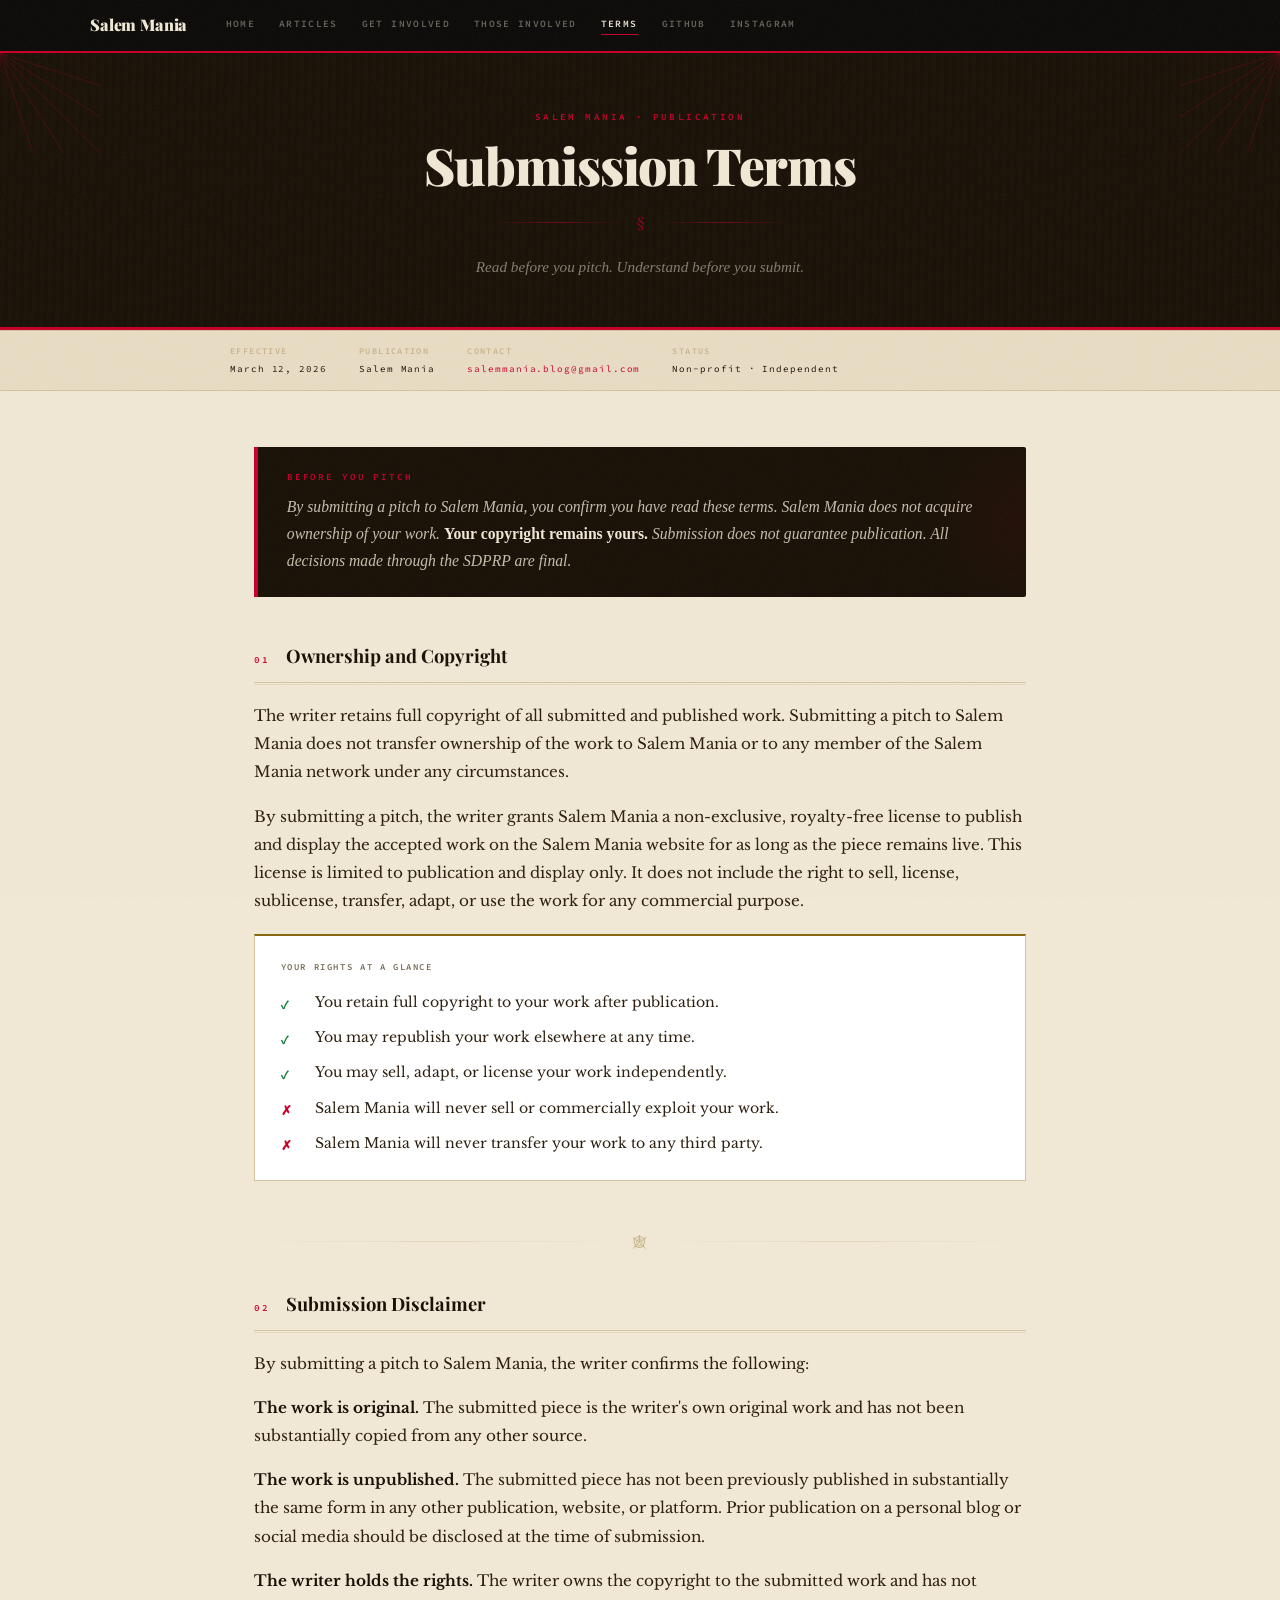
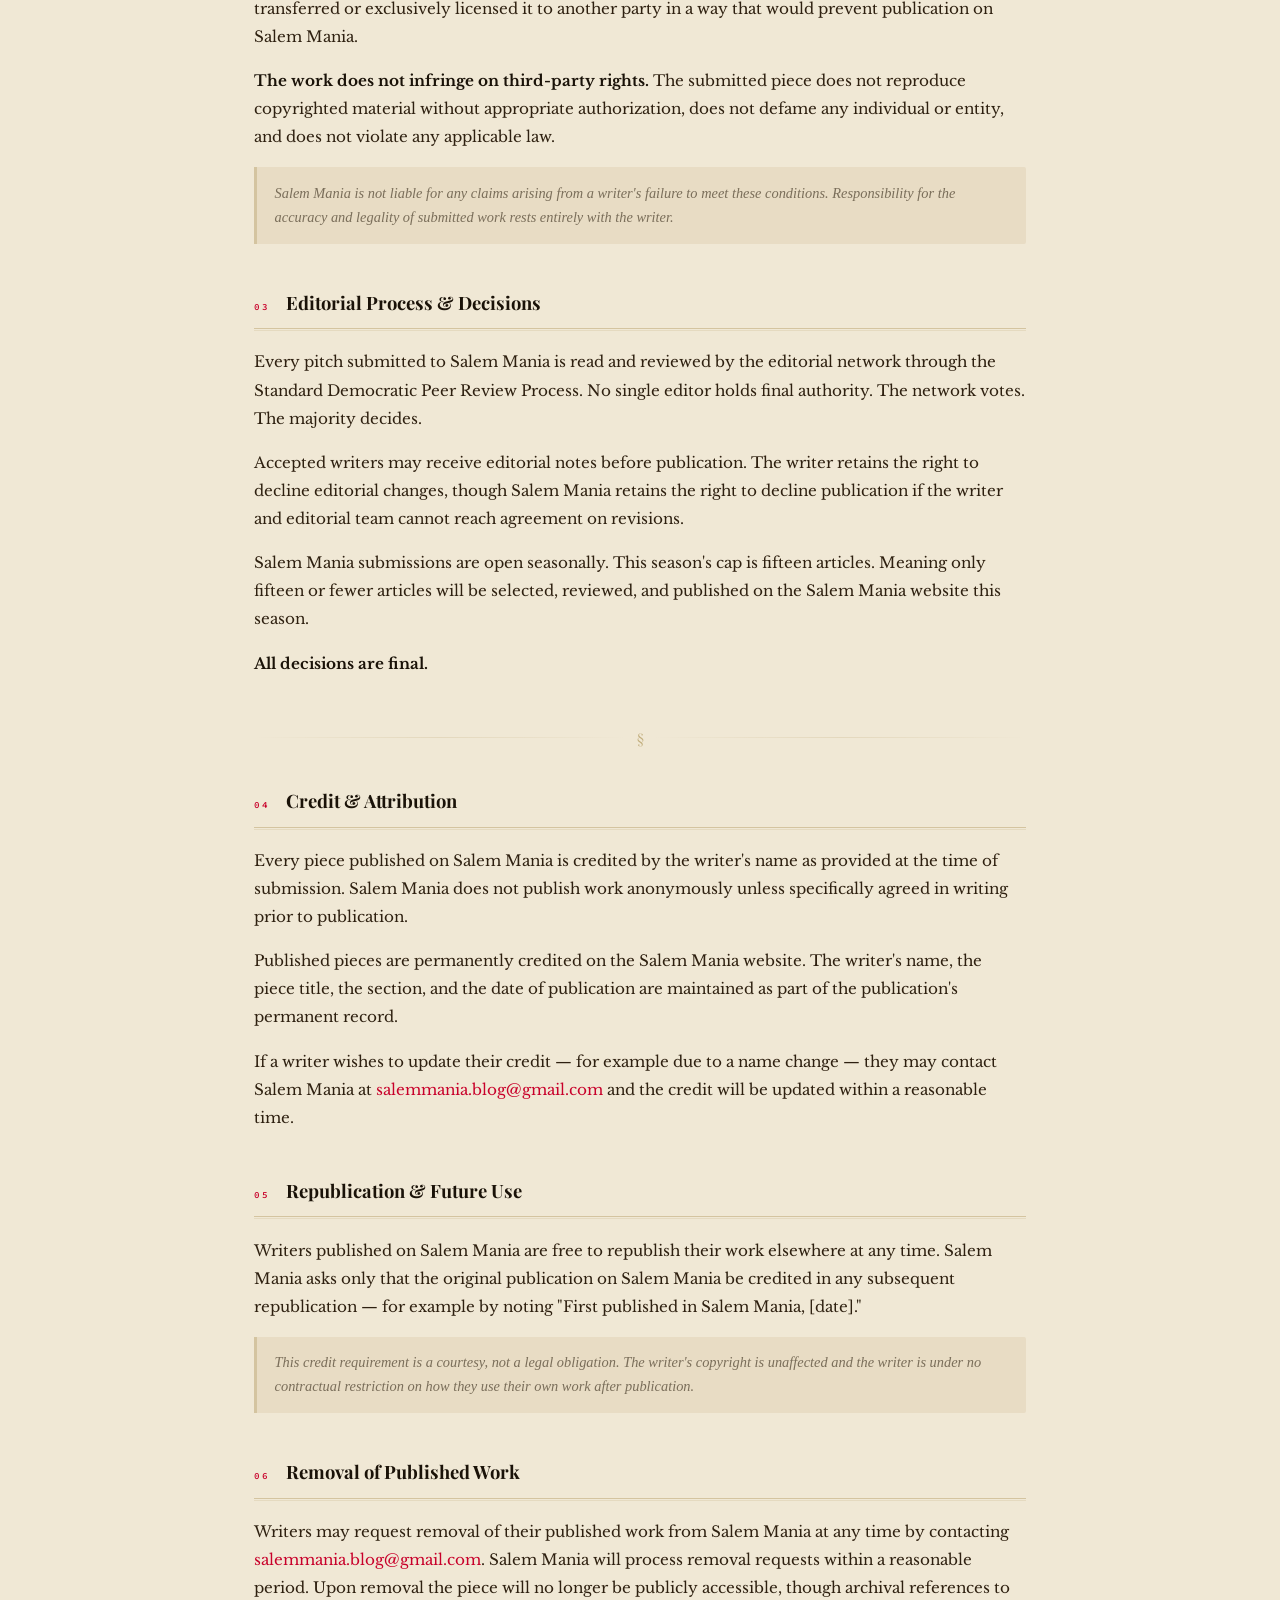
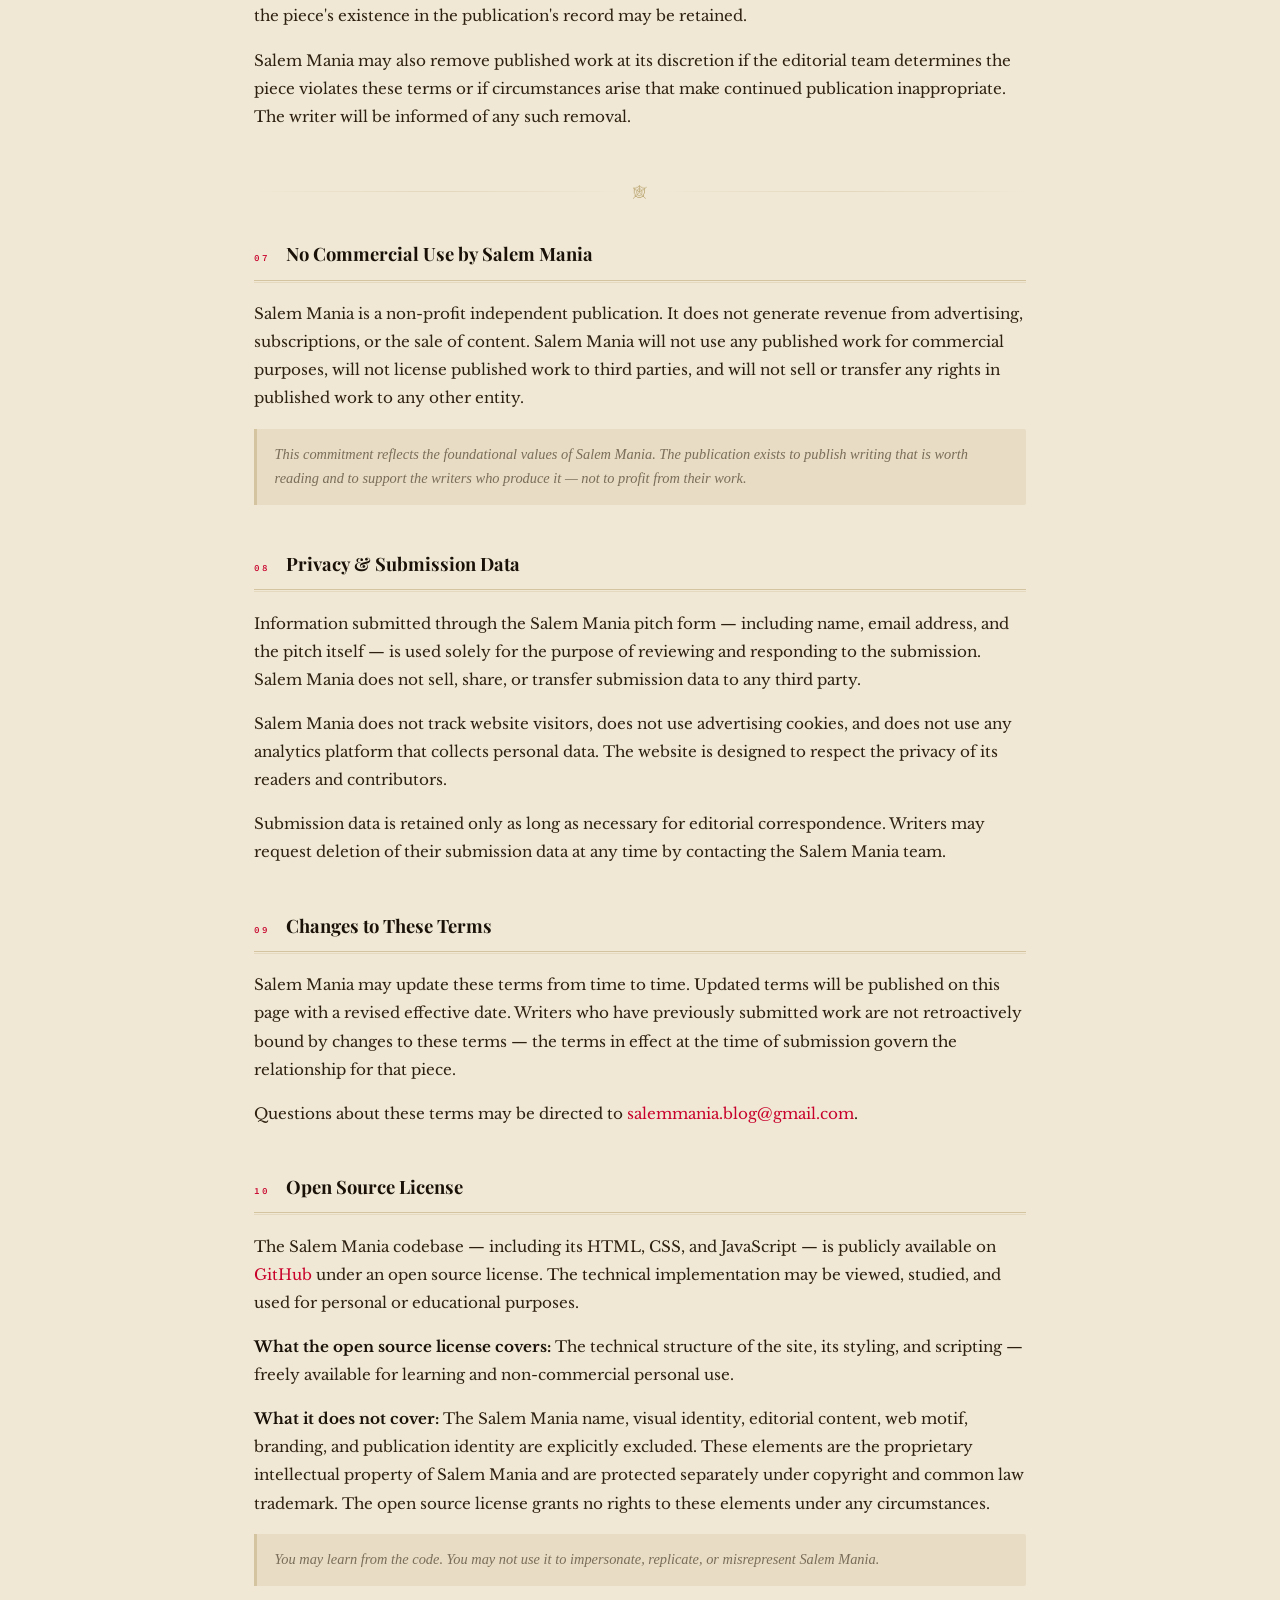
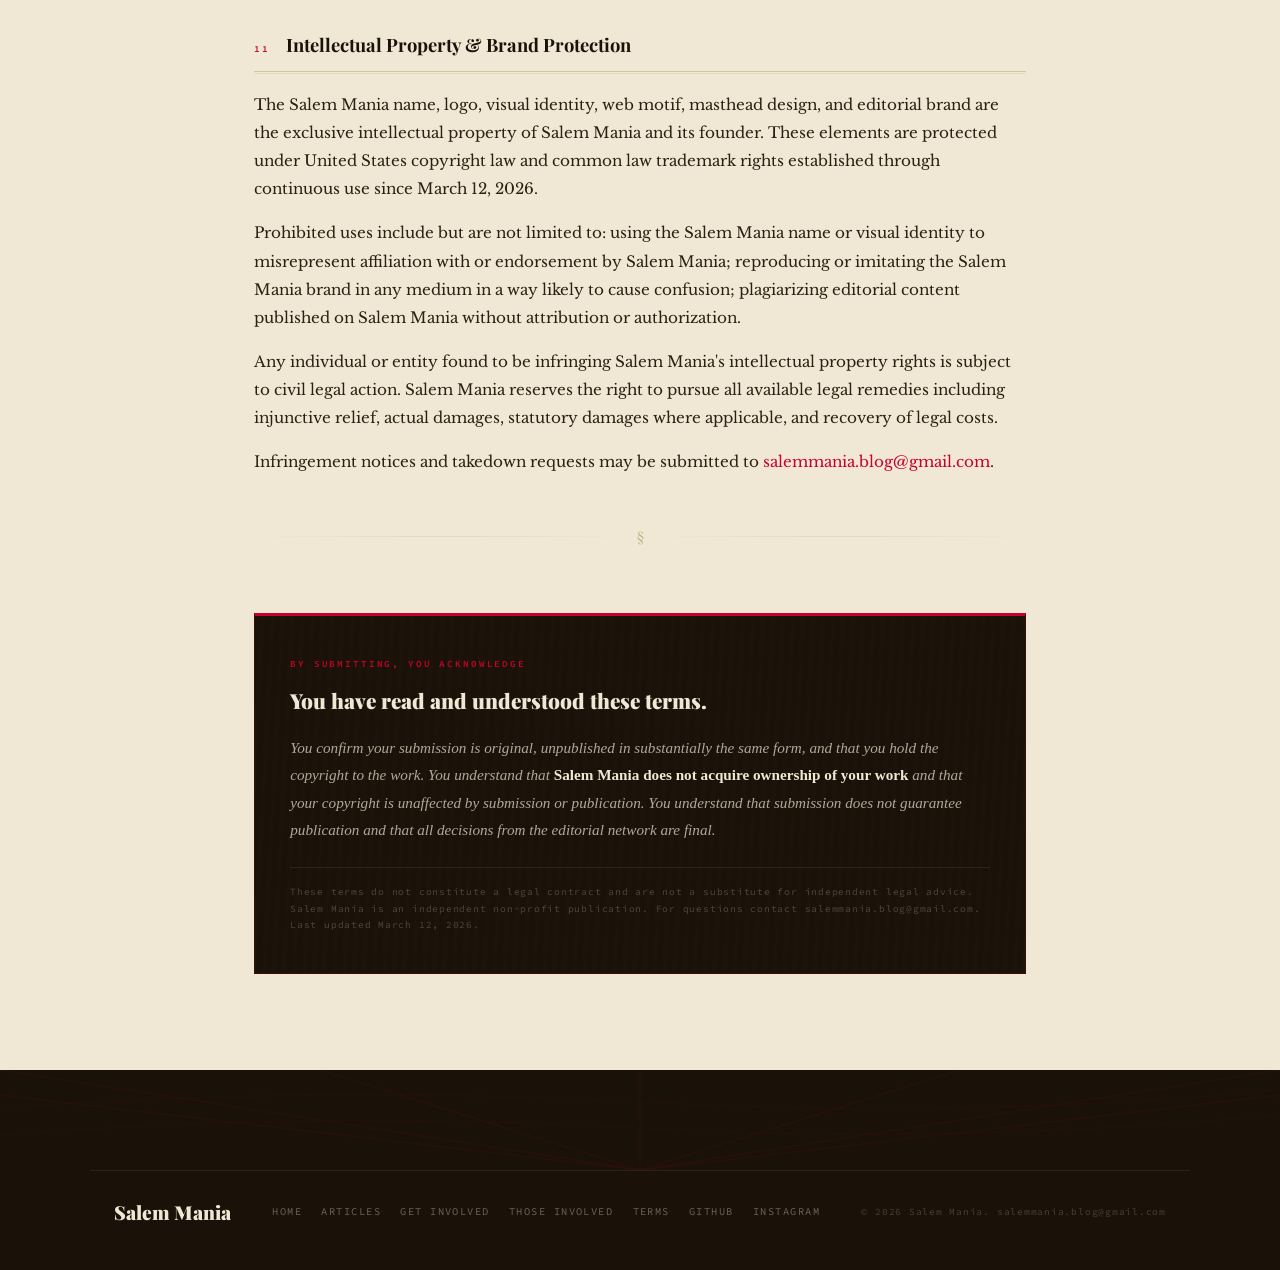
<file: rights-and-stuff.html>
<!DOCTYPE html>
<html lang="en">
<head>
  <meta charset="UTF-8" />
  <meta name="viewport" content="width=device-width, initial-scale=1.0" />
  <title>Submission Terms — Salem Mania</title>
  <link href="https://fonts.googleapis.com/css2?family=Playfair+Display:ital,wght@0,400;0,700;0,900;1,400;1,700&family=Libre+Baskerville:ital,wght@0,400;0,700;1,400&family=Source+Code+Pro:wght@400;600&family=IM+Fell+English:ital@0;1&display=swap" rel="stylesheet" />
  <style>

    /* ── TOKENS ──────────────────────────────────── */
    :root {
      --parchment:  #f0e8d5;
      --vellum:     #e8dcc4;
      --foxed:      #d4c4a0;
      --aged:       #c8b48a;
      --ink:        #1a1208;
      --ink-soft:   #2e2010;
      --web:        #c8002a;
      --web-dim:    rgba(200,0,42,.1);
      --gilt:       #8b6914;
      --dust:       #7a6e5a;
      --silver:     #9ba4ae;

      --font-display: 'Playfair Display', Georgia, serif;
      --font-fell:    'IM Fell English', Georgia, serif;
      --font-body:    'Libre Baskerville', Georgia, serif;
      --font-mono:    'Source Code Pro', monospace;

      --max-w: 820px;
    }

    *, *::before, *::after { box-sizing: border-box; margin: 0; padding: 0; }
    html { scroll-behavior: smooth; }

    body {
      background: var(--parchment);
      color: var(--ink);
      font-family: var(--font-body);
      font-size: 16px;
      line-height: 1.8;
      overflow-x: hidden;
    }

    /* paper grain */
    body::before {
      content: '';
      position: fixed;
      inset: 0;
      background-image: url("data:image/svg+xml,%3Csvg viewBox='0 0 512 512' xmlns='http://www.w3.org/2000/svg'%3E%3Cfilter id='n'%3E%3CfeTurbulence type='fractalNoise' baseFrequency='0.75' numOctaves='4' stitchTiles='stitch'/%3E%3C/filter%3E%3Crect width='100%25' height='100%25' filter='url(%23n)' opacity='1'/%3E%3C/svg%3E");
      opacity: .026;
      pointer-events: none;
      z-index: 9999;
    }

    a { color: var(--web); text-decoration: none; }
    a:hover { text-decoration: underline; }

    /* ── SHARED NAV ───────────────────────────────── */
    .sm-nav {
      background: #0e0c0a;
      border-bottom: 2px solid #c8002a;
      padding: .7rem 1.5rem;
      position: sticky;
      top: 0;
      z-index: 100;
    }
    .sm-nav-inner {
      max-width: 1100px;
      margin: 0 auto;
      display: flex;
      align-items: center;
      gap: 2rem;
      flex-wrap: wrap;
    }
    .sm-nav-brand {
      font-family: var(--font-display);
      font-size: 1rem;
      font-weight: 900;
      color: #f0e8d5;
      text-decoration: none;
      letter-spacing: -.01em;
      flex-shrink: 0;
      margin-right: .4rem;
    }
    .sm-nav-brand:hover { text-decoration: none; color: #f0e8d5; }
    .sm-nav-links { display: flex; align-items: center; gap: 1.5rem; flex-wrap: wrap; }
    .sm-nav-link {
      font-family: var(--font-mono);
      font-size: .6rem;
      font-weight: 600;
      letter-spacing: .14em;
      text-transform: uppercase;
      color: rgba(240,232,213,.4);
      text-decoration: none;
      border-bottom: 1px solid transparent;
      padding-bottom: 1px;
      transition: color .2s, border-color .2s;
    }
    .sm-nav-link:hover { color: #f0e8d5; border-bottom-color: rgba(200,0,42,.5); text-decoration: none; }
    .sm-nav-active { color: #f0e8d5 !important; border-bottom-color: #c8002a !important; }

    /* ── PAGE HEADER ──────────────────────────────── */
    .terms-header {
      background: var(--ink);
      border-bottom: 3px solid var(--web);
      padding: 3.5rem 1.5rem 3rem;
      text-align: center;
      position: relative;
      overflow: hidden;
    }

    .terms-header::before {
      content: '';
      position: absolute;
      inset: 0;
      background: repeating-linear-gradient(
        91deg,
        transparent,
        transparent 4px,
        rgba(255,255,255,.009) 4px,
        rgba(255,255,255,.009) 8px
      );
      pointer-events: none;
    }

    /* corner webs */
    .cw-svg { position: absolute; width: 100px; height: 100px; opacity: .45; }
    .cw-svg.tl { top: 0; left: 0; }
    .cw-svg.tr { top: 0; right: 0; }
    .cw-l { stroke: #c8002a; stroke-width: .9; fill: none; opacity: .65; }
    .cw-a { stroke: #c8002a; stroke-width: .5; fill: none; opacity: .3; }

    .terms-header-inner {
      position: relative;
      z-index: 2;
      max-width: var(--max-w);
      margin: 0 auto;
    }

    .terms-eyebrow {
      font-family: var(--font-mono);
      font-size: .58rem;
      font-weight: 600;
      letter-spacing: .26em;
      text-transform: uppercase;
      color: var(--web);
      margin-bottom: .8rem;
      display: block;
      opacity: 0;
      animation: riseIn .6s ease .1s both;
    }

    .terms-title {
      font-family: var(--font-display);
      font-size: clamp(2rem, 5vw, 3.2rem);
      font-weight: 900;
      color: #f0e8d5;
      line-height: 1.05;
      letter-spacing: -.02em;
      opacity: 0;
      animation: riseIn .7s ease .25s both;
    }

    .terms-rule {
      display: flex;
      align-items: center;
      gap: .8rem;
      margin: 1.1rem auto;
      max-width: 300px;
      opacity: 0;
      animation: riseIn .5s ease .4s both;
    }

    .terms-rule-line {
      flex: 1;
      height: 1px;
      background: linear-gradient(to right, transparent, rgba(200,0,42,.5), transparent);
    }

    .terms-rule-glyph {
      font-family: var(--font-display);
      font-size: .9rem;
      color: var(--web);
      opacity: .7;
    }

    .terms-sub {
      font-family: var(--font-fell);
      font-style: italic;
      font-size: .95rem;
      color: rgba(240,232,213,.5);
      line-height: 1.65;
      opacity: 0;
      animation: riseIn .5s ease .5s both;
    }

    /* ── META BAND ────────────────────────────────── */
    .terms-meta-band {
      background: var(--vellum);
      border-bottom: 1px solid var(--foxed);
      border-top: 1px solid var(--foxed);
      padding: .8rem 1.5rem;
    }

    .terms-meta-inner {
      max-width: var(--max-w);
      margin: 0 auto;
      display: flex;
      align-items: center;
      gap: 2rem;
      flex-wrap: wrap;
    }

    .tmi {
      font-family: var(--font-mono);
      font-size: .58rem;
      letter-spacing: .1em;
      color: var(--dust);
      display: flex;
      flex-direction: column;
      gap: .1rem;
    }

    .tmi-label {
      font-weight: 600;
      text-transform: uppercase;
      letter-spacing: .16em;
      color: var(--aged);
      font-size: .54rem;
    }

    .tmi-value { color: var(--ink); }

    /* ── MAIN CONTENT ─────────────────────────────── */
    .terms-main {
      max-width: var(--max-w);
      margin: 0 auto;
      padding: 3.5rem 1.5rem 6rem;
    }

    /* ── IMPORTANT BANNER ─────────────────────────── */
    .terms-banner {
      background: var(--ink);
      border-left: 4px solid var(--web);
      border-radius: 0 2px 2px 0;
      padding: 1.4rem 1.8rem;
      margin-bottom: 3rem;
      position: relative;
      overflow: hidden;
    }

    .terms-banner::before {
      content: '';
      position: absolute;
      top: 0; right: 0;
      width: 120px; height: 100%;
      background: radial-gradient(circle at right, rgba(200,0,42,.06), transparent 70%);
      pointer-events: none;
    }

    .tb-label {
      font-family: var(--font-mono);
      font-size: .58rem;
      font-weight: 600;
      letter-spacing: .2em;
      text-transform: uppercase;
      color: var(--web);
      margin-bottom: .5rem;
    }

    .tb-text {
      font-family: var(--font-fell);
      font-style: italic;
      font-size: .98rem;
      color: rgba(240,232,213,.8);
      line-height: 1.72;
    }

    .tb-text strong { color: #f0e8d5; font-style: normal; font-weight: 700; }

    /* ── SECTION ──────────────────────────────────── */
    .terms-section {
      margin-bottom: 3rem;
      opacity: 0;
      transform: translateY(14px);
      transition: opacity .5s ease, transform .5s ease;
    }

    .terms-section.in {
      opacity: 1;
      transform: translateY(0);
    }

    .ts-header {
      display: flex;
      align-items: baseline;
      gap: 1rem;
      margin-bottom: 1.2rem;
      padding-bottom: .8rem;
      border-bottom: 1px solid var(--foxed);
      position: relative;
    }

    .ts-header::after {
      content: '';
      position: absolute;
      bottom: -3px;
      left: 0;
      right: 0;
      height: 1px;
      background: var(--foxed);
      opacity: .4;
    }

    .ts-num {
      font-family: var(--font-mono);
      font-size: .58rem;
      font-weight: 600;
      letter-spacing: .2em;
      text-transform: uppercase;
      color: var(--web);
      flex-shrink: 0;
      padding-top: .2rem;
    }

    .ts-title {
      font-family: var(--font-display);
      font-size: 1.15rem;
      font-weight: 700;
      color: var(--ink);
      line-height: 1.2;
    }

    .ts-body {
      font-family: var(--font-body);
      font-size: .95rem;
      color: var(--ink-soft);
      line-height: 1.85;
    }

    .ts-body p { margin-bottom: 1rem; }
    .ts-body p:last-child { margin-bottom: 0; }

    .ts-body strong {
      color: var(--ink);
      font-weight: 700;
    }

    /* inline emphasis blocks */
    .ts-note {
      background: var(--vellum);
      border-left: 3px solid var(--foxed);
      padding: .9rem 1.1rem;
      margin: 1rem 0;
      border-radius: 0 2px 2px 0;
    }

    .ts-note p {
      font-family: var(--font-fell);
      font-style: italic;
      font-size: .9rem;
      color: var(--dust);
      margin: 0;
      line-height: 1.65;
    }

    /* ── RIGHTS BOX ───────────────────────────────── */
    .ts-rights {
      background: #fff;
      border: 1px solid var(--foxed);
      border-top: 2px solid var(--gilt);
      padding: 1.4rem 1.6rem;
      margin: 1.2rem 0;
    }

    .ts-rights-label {
      font-family: var(--font-mono);
      font-size: .56rem;
      font-weight: 600;
      letter-spacing: .18em;
      text-transform: uppercase;
      color: var(--dust);
      margin-bottom: 1rem;
    }

    .ts-rights-row {
      display: grid;
      grid-template-columns: 20px 1fr;
      gap: .5rem .9rem;
      align-items: start;
      margin-bottom: .6rem;
    }

    .ts-rights-row:last-child { margin-bottom: 0; }

    .ts-rights-mark {
      font-family: var(--font-mono);
      font-size: .8rem;
      font-weight: 700;
      margin-top: .12rem;
    }

    .ts-rights-mark.yes { color: #1a7a3a; }
    .ts-rights-mark.no  { color: var(--web); }

    .ts-rights-text {
      font-family: var(--font-body);
      font-size: .88rem;
      color: var(--ink-soft);
      line-height: 1.6;
    }

    /* ── ORNAMENTAL DIVIDER ───────────────────────── */
    .ts-ornament {
      display: flex;
      align-items: center;
      gap: .8rem;
      margin: 2.5rem 0;
      opacity: .45;
    }

    .ts-ornament-line {
      flex: 1;
      height: 1px;
      background: linear-gradient(to right, transparent, var(--foxed), transparent);
    }

    .ts-ornament-glyph {
      font-family: var(--font-display);
      font-size: .85rem;
      color: var(--gilt);
    }

    /* ── ACKNOWLEDGEMENT ──────────────────────────── */
    .terms-ack {
      background: var(--ink);
      border: 1px solid rgba(200,0,42,.2);
      border-top: 3px solid var(--web);
      padding: 2.5rem 2.2rem;
      margin-top: 4rem;
      position: relative;
      overflow: hidden;
    }

    .terms-ack::before {
      content: '';
      position: absolute;
      inset: 0;
      background: repeating-linear-gradient(
        93deg, transparent, transparent 5px,
        rgba(255,255,255,.007) 5px, rgba(255,255,255,.007) 10px
      );
      pointer-events: none;
    }

    .ta-eyebrow {
      font-family: var(--font-mono);
      font-size: .58rem;
      font-weight: 600;
      letter-spacing: .2em;
      text-transform: uppercase;
      color: var(--web);
      margin-bottom: .6rem;
      position: relative;
    }

    .ta-title {
      font-family: var(--font-display);
      font-size: 1.3rem;
      font-weight: 900;
      color: #f0e8d5;
      margin-bottom: .9rem;
      position: relative;
    }

    .ta-body {
      font-family: var(--font-fell);
      font-style: italic;
      font-size: .95rem;
      color: rgba(240,232,213,.7);
      line-height: 1.8;
      margin-bottom: 1.5rem;
      position: relative;
    }

    .ta-body strong { color: #f0e8d5; font-style: normal; }

    .ta-footnote {
      font-family: var(--font-mono);
      font-size: .6rem;
      color: rgba(240,232,213,.25);
      letter-spacing: .08em;
      line-height: 1.7;
      border-top: 1px solid rgba(255,255,255,.07);
      padding-top: 1rem;
      position: relative;
    }

    /* ── FOOTER ───────────────────────────────────── */
    .site-footer {
      background: var(--ink);
      position: relative;
      overflow: hidden;
    }

    .footer-web { display: block; width: 100%; height: 100px; opacity: .18; }
    .fw { stroke: rgba(200,0,42,.55); stroke-width: 1; fill: none; }
    .fa { fill: none; stroke: rgba(200,0,42,.4); stroke-width: .8; }

    .footer-inner {
      display: flex;
      flex-wrap: wrap;
      align-items: center;
      justify-content: space-between;
      gap: 1rem;
      max-width: 1100px;
      margin: 0 auto;
      padding: 1.5rem 1.5rem 2.5rem;
      border-top: 1px solid rgba(255,255,255,.07);
    }

    .footer-title {
      font-family: var(--font-display);
      font-size: 1.2rem;
      font-weight: 900;
      color: #f0e8d5;
    }

    .footer-nav { display: flex; flex-wrap: wrap; gap: 1.2rem; }

    .footer-nav a {
      font-family: var(--font-mono);
      font-size: .65rem;
      letter-spacing: .14em;
      text-transform: uppercase;
      color: rgba(240,232,213,.38);
      text-decoration: none;
      transition: color .2s;
    }

    .footer-nav a:hover { color: var(--web); text-decoration: none; }

    .footer-copy {
      font-family: var(--font-mono);
      font-size: .6rem;
      color: rgba(240,232,213,.22);
      letter-spacing: .08em;
    }

    /* ── KEYFRAMES ────────────────────────────────── */
    @keyframes riseIn {
      from { opacity: 0; transform: translateY(10px); }
      to   { opacity: 1; transform: translateY(0); }
    }

    /* ── RESPONSIVE ───────────────────────────────── */
    @media (max-width: 640px) {
      .terms-main { padding: 2.5rem 1.2rem 4rem; }
      .terms-ack { padding: 2rem 1.4rem; }
      .ts-header { flex-direction: column; gap: .3rem; }
    }

  </style>
</head>
<body>

  <!-- ── NAV ─────────────────────────────────────── -->
  <nav class="sm-nav">
    <div class="sm-nav-inner">
      <a href="index.html" class="sm-nav-brand">Salem Mania</a>
      <div class="sm-nav-links">
        <a href="index.html"            class="sm-nav-link">Home</a>
        <a href="articles.html"         class="sm-nav-link">Articles</a>
        <a href="get-involved.html"     class="sm-nav-link">Get Involved</a>
        <a href="those-involved.html"   class="sm-nav-link">Those Involved</a>
        <a href="rights-and-stuff.html" class="sm-nav-link sm-nav-active">Terms</a>
        <a href="https://github.com/ajversaily/salemmania" target="_blank" rel="noopener" class="sm-nav-link">GitHub</a>
        <a href="https://www.instagram.com/salemmaniapublication/" target="_blank" rel="noopener" class="sm-nav-link">Instagram</a>
      </div>
    </div>
  </nav>

  <!-- ── HEADER ──────────────────────────────────── -->
  <header class="terms-header">
    <svg class="cw-svg tl" viewBox="0 0 110 110" xmlns="http://www.w3.org/2000/svg">
      <line x1="0" y1="0" x2="110" y2="110" class="cw-l"/>
      <line x1="0" y1="0" x2="70"  y2="110" class="cw-l"/>
      <line x1="0" y1="0" x2="110" y2="70"  class="cw-l"/>
      <line x1="0" y1="0" x2="36"  y2="110" class="cw-l"/>
      <line x1="0" y1="0" x2="110" y2="36"  class="cw-l"/>
      <path d="M28 0 Q0 28 0 0Z M55 0 Q0 55 0 0Z M83 0 Q0 83 0 0Z M110 0 Q0 110 0 0Z" class="cw-a"/>
    </svg>
    <svg class="cw-svg tr" viewBox="0 0 110 110" xmlns="http://www.w3.org/2000/svg">
      <line x1="110" y1="0" x2="0"  y2="110" class="cw-l"/>
      <line x1="110" y1="0" x2="40" y2="110" class="cw-l"/>
      <line x1="110" y1="0" x2="0"  y2="70"  class="cw-l"/>
      <line x1="110" y1="0" x2="74" y2="110" class="cw-l"/>
      <line x1="110" y1="0" x2="0"  y2="36"  class="cw-l"/>
      <path d="M82 0 Q110 28 110 0Z M55 0 Q110 55 110 0Z M27 0 Q110 83 110 0Z M0 0 Q110 110 110 0Z" class="cw-a"/>
    </svg>

    <div class="terms-header-inner">
      <span class="terms-eyebrow">Salem Mania · Publication</span>
      <h1 class="terms-title">Submission Terms</h1>
      <div class="terms-rule">
        <span class="terms-rule-line"></span>
        <span class="terms-rule-glyph">§</span>
        <span class="terms-rule-line"></span>
      </div>
      <p class="terms-sub">Read before you pitch. Understand before you submit.</p>
    </div>
  </header>

  <!-- ── META BAND ──────────────────────────────── -->
  <div class="terms-meta-band">
    <div class="terms-meta-inner">
      <div class="tmi">
        <span class="tmi-label">Effective</span>
        <span class="tmi-value">March 12, 2026</span>
      </div>
      <div class="tmi">
        <span class="tmi-label">Publication</span>
        <span class="tmi-value">Salem Mania</span>
      </div>
      <div class="tmi">
        <span class="tmi-label">Contact</span>
        <span class="tmi-value"><a href="mailto:salemmania.blog@gmail.com" style="color:var(--web);">salemmania.blog@gmail.com</a></span>
      </div>
      <div class="tmi">
        <span class="tmi-label">Status</span>
        <span class="tmi-value">Non-profit · Independent</span>
      </div>
    </div>
  </div>

  <!-- ── MAIN ────────────────────────────────────── -->
  <main class="terms-main">

    <!-- BANNER -->
    <div class="terms-banner">
      <div class="tb-label">Before You Pitch</div>
      <p class="tb-text">By submitting a pitch to Salem Mania, you confirm you have read these terms. Salem Mania does not acquire ownership of your work. <strong>Your copyright remains yours.</strong> Submission does not guarantee publication. All decisions made through the SDPRP are final.</p>
    </div>

    <!-- ── SECTION 01 ── -->
    <div class="terms-section">
      <div class="ts-header">
        <span class="ts-num">01</span>
        <h2 class="ts-title">Ownership and Copyright</h2>
      </div>
      <div class="ts-body">
        <p>The writer retains full copyright of all submitted and published work. Submitting a pitch to Salem Mania does not transfer ownership of the work to Salem Mania or to any member of the Salem Mania network under any circumstances.</p>
        <p>By submitting a pitch, the writer grants Salem Mania a non-exclusive, royalty-free license to publish and display the accepted work on the Salem Mania website for as long as the piece remains live. This license is limited to publication and display only. It does not include the right to sell, license, sublicense, transfer, adapt, or use the work for any commercial purpose.</p>
        <div class="ts-rights">
          <div class="ts-rights-label">Your Rights at a Glance</div>
          <div class="ts-rights-row">
            <span class="ts-rights-mark yes">✓</span>
            <span class="ts-rights-text">You retain full copyright to your work after publication.</span>
          </div>
          <div class="ts-rights-row">
            <span class="ts-rights-mark yes">✓</span>
            <span class="ts-rights-text">You may republish your work elsewhere at any time.</span>
          </div>
          <div class="ts-rights-row">
            <span class="ts-rights-mark yes">✓</span>
            <span class="ts-rights-text">You may sell, adapt, or license your work independently.</span>
          </div>
          <div class="ts-rights-row">
            <span class="ts-rights-mark no">✗</span>
            <span class="ts-rights-text">Salem Mania will never sell or commercially exploit your work.</span>
          </div>
          <div class="ts-rights-row">
            <span class="ts-rights-mark no">✗</span>
            <span class="ts-rights-text">Salem Mania will never transfer your work to any third party.</span>
          </div>
        </div>
      </div>
    </div>

    <div class="ts-ornament">
      <span class="ts-ornament-line"></span>
      <span class="ts-ornament-glyph">🕸</span>
      <span class="ts-ornament-line"></span>
    </div>

    <!-- ── SECTION 02 ── -->
    <div class="terms-section">
      <div class="ts-header">
        <span class="ts-num">02</span>
        <h2 class="ts-title">Submission Disclaimer</h2>
      </div>
      <div class="ts-body">
        <p>By submitting a pitch to Salem Mania, the writer confirms the following:</p>
        <p><strong>The work is original.</strong> The submitted piece is the writer's own original work and has not been substantially copied from any other source.</p>
        <p><strong>The work is unpublished.</strong> The submitted piece has not been previously published in substantially the same form in any other publication, website, or platform. Prior publication on a personal blog or social media should be disclosed at the time of submission.</p>
        <p><strong>The writer holds the rights.</strong> The writer owns the copyright to the submitted work and has not transferred or exclusively licensed it to another party in a way that would prevent publication on Salem Mania.</p>
        <p><strong>The work does not infringe on third-party rights.</strong> The submitted piece does not reproduce copyrighted material without appropriate authorization, does not defame any individual or entity, and does not violate any applicable law.</p>
        <div class="ts-note">
          <p>Salem Mania is not liable for any claims arising from a writer's failure to meet these conditions. Responsibility for the accuracy and legality of submitted work rests entirely with the writer.</p>
        </div>
      </div>
    </div>

    <!-- ── SECTION 03 ── -->
    <div class="terms-section">
      <div class="ts-header">
        <span class="ts-num">03</span>
        <h2 class="ts-title">Editorial Process &amp; Decisions</h2>
      </div>
      <div class="ts-body">
        <p>Every pitch submitted to Salem Mania is read and reviewed by the editorial network through the Standard Democratic Peer Review Process. No single editor holds final authority. The network votes. The majority decides.</p>
        <p>Accepted writers may receive editorial notes before publication. The writer retains the right to decline editorial changes, though Salem Mania retains the right to decline publication if the writer and editorial team cannot reach agreement on revisions.</p>
        <p>Salem Mania submissions are open seasonally. This season's cap is fifteen articles. Meaning only fifteen or fewer articles will be selected, reviewed, and published on the Salem Mania website this season.</p>
        <p><strong>All decisions are final.</strong></p>
      </div>
    </div>

    <div class="ts-ornament">
      <span class="ts-ornament-line"></span>
      <span class="ts-ornament-glyph">§</span>
      <span class="ts-ornament-line"></span>
    </div>

    <!-- ── SECTION 04 ── -->
    <div class="terms-section">
      <div class="ts-header">
        <span class="ts-num">04</span>
        <h2 class="ts-title">Credit &amp; Attribution</h2>
      </div>
      <div class="ts-body">
        <p>Every piece published on Salem Mania is credited by the writer's name as provided at the time of submission. Salem Mania does not publish work anonymously unless specifically agreed in writing prior to publication.</p>
        <p>Published pieces are permanently credited on the Salem Mania website. The writer's name, the piece title, the section, and the date of publication are maintained as part of the publication's permanent record.</p>
        <p>If a writer wishes to update their credit — for example due to a name change — they may contact Salem Mania at <a href="mailto:salemmania.blog@gmail.com">salemmania.blog@gmail.com</a> and the credit will be updated within a reasonable time.</p>
      </div>
    </div>

    <!-- ── SECTION 05 ── -->
    <div class="terms-section">
      <div class="ts-header">
        <span class="ts-num">05</span>
        <h2 class="ts-title">Republication &amp; Future Use</h2>
      </div>
      <div class="ts-body">
        <p>Writers published on Salem Mania are free to republish their work elsewhere at any time. Salem Mania asks only that the original publication on Salem Mania be credited in any subsequent republication — for example by noting "First published in Salem Mania, [date]."</p>
        <div class="ts-note">
          <p>This credit requirement is a courtesy, not a legal obligation. The writer's copyright is unaffected and the writer is under no contractual restriction on how they use their own work after publication.</p>
        </div>
      </div>
    </div>

    <!-- ── SECTION 06 ── -->
    <div class="terms-section">
      <div class="ts-header">
        <span class="ts-num">06</span>
        <h2 class="ts-title">Removal of Published Work</h2>
      </div>
      <div class="ts-body">
        <p>Writers may request removal of their published work from Salem Mania at any time by contacting <a href="mailto:salemmania.blog@gmail.com">salemmania.blog@gmail.com</a>. Salem Mania will process removal requests within a reasonable period. Upon removal the piece will no longer be publicly accessible, though archival references to the piece's existence in the publication's record may be retained.</p>
        <p>Salem Mania may also remove published work at its discretion if the editorial team determines the piece violates these terms or if circumstances arise that make continued publication inappropriate. The writer will be informed of any such removal.</p>
      </div>
    </div>

    <div class="ts-ornament">
      <span class="ts-ornament-line"></span>
      <span class="ts-ornament-glyph">🕸</span>
      <span class="ts-ornament-line"></span>
    </div>

    <!-- ── SECTION 07 ── -->
    <div class="terms-section">
      <div class="ts-header">
        <span class="ts-num">07</span>
        <h2 class="ts-title">No Commercial Use by Salem Mania</h2>
      </div>
      <div class="ts-body">
        <p>Salem Mania is a non-profit independent publication. It does not generate revenue from advertising, subscriptions, or the sale of content. Salem Mania will not use any published work for commercial purposes, will not license published work to third parties, and will not sell or transfer any rights in published work to any other entity.</p>
        <div class="ts-note">
          <p>This commitment reflects the foundational values of Salem Mania. The publication exists to publish writing that is worth reading and to support the writers who produce it — not to profit from their work.</p>
        </div>
      </div>
    </div>

    <!-- ── SECTION 08 ── -->
    <div class="terms-section">
      <div class="ts-header">
        <span class="ts-num">08</span>
        <h2 class="ts-title">Privacy &amp; Submission Data</h2>
      </div>
      <div class="ts-body">
        <p>Information submitted through the Salem Mania pitch form — including name, email address, and the pitch itself — is used solely for the purpose of reviewing and responding to the submission. Salem Mania does not sell, share, or transfer submission data to any third party.</p>
        <p>Salem Mania does not track website visitors, does not use advertising cookies, and does not use any analytics platform that collects personal data. The website is designed to respect the privacy of its readers and contributors.</p>
        <p>Submission data is retained only as long as necessary for editorial correspondence. Writers may request deletion of their submission data at any time by contacting the Salem Mania team.</p>
      </div>
    </div>

    <!-- ── SECTION 09 ── -->
    <div class="terms-section">
      <div class="ts-header">
        <span class="ts-num">09</span>
        <h2 class="ts-title">Changes to These Terms</h2>
      </div>
      <div class="ts-body">
        <p>Salem Mania may update these terms from time to time. Updated terms will be published on this page with a revised effective date. Writers who have previously submitted work are not retroactively bound by changes to these terms — the terms in effect at the time of submission govern the relationship for that piece.</p>
        <p>Questions about these terms may be directed to <a href="mailto:salemmania.blog@gmail.com">salemmania.blog@gmail.com</a>.</p>
      </div>
    </div>

    <!-- ── SECTION 10 ── -->
    <div class="terms-section">
      <div class="ts-header">
        <span class="ts-num">10</span>
        <h2 class="ts-title">Open Source License</h2>
      </div>
      <div class="ts-body">
        <p>The Salem Mania codebase — including its HTML, CSS, and JavaScript — is publicly available on <a href="https://github.com/ajversaily/salemmania" target="_blank" rel="noopener">GitHub</a> under an open source license. The technical implementation may be viewed, studied, and used for personal or educational purposes.</p>
        <p><strong>What the open source license covers:</strong> The technical structure of the site, its styling, and scripting — freely available for learning and non-commercial personal use.</p>
        <p><strong>What it does not cover:</strong> The Salem Mania name, visual identity, editorial content, web motif, branding, and publication identity are explicitly excluded. These elements are the proprietary intellectual property of Salem Mania and are protected separately under copyright and common law trademark. The open source license grants no rights to these elements under any circumstances.</p>
        <div class="ts-note">
          <p>You may learn from the code. You may not use it to impersonate, replicate, or misrepresent Salem Mania.</p>
        </div>
      </div>
    </div>

    <!-- ── SECTION 11 ── -->
    <div class="terms-section">
      <div class="ts-header">
        <span class="ts-num">11</span>
        <h2 class="ts-title">Intellectual Property &amp; Brand Protection</h2>
      </div>
      <div class="ts-body">
        <p>The Salem Mania name, logo, visual identity, web motif, masthead design, and editorial brand are the exclusive intellectual property of Salem Mania and its founder. These elements are protected under United States copyright law and common law trademark rights established through continuous use since March 12, 2026.</p>
        <p>Prohibited uses include but are not limited to: using the Salem Mania name or visual identity to misrepresent affiliation with or endorsement by Salem Mania; reproducing or imitating the Salem Mania brand in any medium in a way likely to cause confusion; plagiarizing editorial content published on Salem Mania without attribution or authorization.</p>
        <p>Any individual or entity found to be infringing Salem Mania's intellectual property rights is subject to civil legal action. Salem Mania reserves the right to pursue all available legal remedies including injunctive relief, actual damages, statutory damages where applicable, and recovery of legal costs.</p>
        <p>Infringement notices and takedown requests may be submitted to <a href="mailto:salemmania.blog@gmail.com">salemmania.blog@gmail.com</a>.</p>
      </div>
    </div>

    <div class="ts-ornament">
      <span class="ts-ornament-line"></span>
      <span class="ts-ornament-glyph">§</span>
      <span class="ts-ornament-line"></span>
    </div>

    <!-- ── ACKNOWLEDGEMENT ──────────────────────── -->
    <div class="terms-ack">
      <div class="ta-eyebrow">By Submitting, You Acknowledge</div>
      <div class="ta-title">You have read and understood these terms.</div>
      <p class="ta-body">You confirm your submission is original, unpublished in substantially the same form, and that you hold the copyright to the work. You understand that <strong>Salem Mania does not acquire ownership of your work</strong> and that your copyright is unaffected by submission or publication. You understand that submission does not guarantee publication and that all decisions from the editorial network are final.</p>
      <div class="ta-footnote">
        These terms do not constitute a legal contract and are not a substitute for independent legal advice. Salem Mania is an independent non-profit publication. For questions contact salemmania.blog@gmail.com. Last updated March 12, 2026.
      </div>
    </div>

  </main>

  <!-- ── FOOTER ──────────────────────────────────── -->
  <footer class="site-footer">
    <svg class="footer-web" viewBox="0 0 1200 100" preserveAspectRatio="none" xmlns="http://www.w3.org/2000/svg">
      <line x1="600" y1="100" x2="600"  y2="0"  class="fw"/>
      <line x1="600" y1="100" x2="0"    y2="25" class="fw"/>
      <line x1="600" y1="100" x2="1200" y2="25" class="fw"/>
      <line x1="600" y1="100" x2="0"    y2="0"  class="fw"/>
      <line x1="600" y1="100" x2="1200" y2="0"  class="fw"/>
      <line x1="600" y1="100" x2="300"  y2="0"  class="fw"/>
      <line x1="600" y1="100" x2="900"  y2="0"  class="fw"/>
      <path d="M0 65 Q300 40 600 58 Q900 75 1200 45" class="fa"/>
      <path d="M0 38 Q300 15 600 32 Q900 50 1200 20" class="fa"/>
    </svg>
    <div class="footer-inner">
      <span class="footer-title">Salem Mania</span>
      <nav class="footer-nav">
        <a href="index.html">Home</a>
        <a href="articles.html">Articles</a>
        <a href="get-involved.html">Get Involved</a>
        <a href="those-involved.html">Those Involved</a>
        <a href="rights-and-stuff.html">Terms</a>
        <a href="https://github.com/ajversaily/salemmania" target="_blank" rel="noopener">GitHub</a>
        <a href="https://www.instagram.com/salemmaniapublication/" target="_blank" rel="noopener">Instagram</a>
      </nav>
      <span class="footer-copy">© 2026 Salem Mania. salemmania.blog@gmail.com</span>
    </div>
  </footer>

  <script>
  (function () {
    'use strict';

    if ('IntersectionObserver' in window) {
      const sections = document.querySelectorAll('.terms-section');
      const io = new IntersectionObserver(function (entries) {
        entries.forEach(function (entry) {
          if (entry.isIntersecting) {
            entry.target.classList.add('in');
            io.unobserve(entry.target);
          }
        });
      }, { threshold: 0.06, rootMargin: '0px 0px -20px 0px' });
      sections.forEach(function (s) { io.observe(s); });
    } else {
      document.querySelectorAll('.terms-section').forEach(function (s) {
        s.classList.add('in');
      });
    }
  })();
  </script>

</body>
</html>
</file>
<file: style.css>
/* ================================================
   SALEM MANIA — style.css
   The Pyre Aesthetic · v3
   ================================================ */

/* ── Pyre Token System ──────────────────────────── */
:root {
  /* Night / Ash */
  --char:      #080603;        /* charred wood — deepest ink */
  --soot:      #120d08;        /* smoke-blackened ink */
  --ash:       #1e1510;        /* hot ash */
  --ember-ash: #2a1c10;        /* cooling ember bed */

  /* Parchment */
  --moon:      #f0e8d5;        /* moonlit parchment */
  --parch:     #e8dcc8;        /* aged paper */
  --vellum:    #ddd0b0;        /* foxed vellum */
  --foxed:     #c8b48a;        /* iron-gall foxed */
  --gilt:      #9a6c10;        /* gilt edge */

  /* The Pyre — fire spectrum */
  --pyre:      #c8002a;        /* blood red — base flame */
  --pyre-deep: #8b0015;        /* deep crimson coal */
  --forge:     #d4420a;        /* hot-forge orange */
  --ember:     #e8720a;        /* bright ember */
  --candle:    #c4870a;        /* candlelight */
  --spark:     #f0a820;        /* flying spark */

  /* Alpha variants */
  --pyre-dim:  rgba(200,0,42,.12);
  --pyre-glow: rgba(200,0,42,.38);
  --forge-dim: rgba(212,66,10,.18);
  --smoke-a:   rgba(155,148,140,.5);

  /* Utility */
  --dust:      #7a6e5a;
  --smoke:     #9ba4ae;

  --font-display: 'Playfair Display', Georgia, serif;
  --font-fell:    'IM Fell English', Georgia, serif;
  --font-body:    'Libre Baskerville', Georgia, serif;
  --font-mono:    'Source Code Pro', monospace;

  --max-w:  1160px;
  --gap:    2rem;
  --ease-web:   cubic-bezier(.34,1.56,.64,1);
  --ease-flame: cubic-bezier(.25,.46,.45,.94);
}

/* ── Reset ──────────────────────────────────────── */
*, *::before, *::after { box-sizing: border-box; margin: 0; padding: 0; }
html { scroll-behavior: smooth; }
body {
  background: var(--soot);
  color: var(--moon);
  font-family: var(--font-body);
  font-size: 17px;
  line-height: 1.75;
  overflow-x: hidden;
}

/* parchment pages override body bg */
body.parchment-page { background: #f0e8d5; color: var(--soot); }

/* soot grain */
body::before {
  content: '';
  position: fixed; inset: 0;
  background-image: url("data:image/svg+xml,%3Csvg viewBox='0 0 512 512' xmlns='http://www.w3.org/2000/svg'%3E%3Cfilter id='n'%3E%3CfeTurbulence type='fractalNoise' baseFrequency='0.72' numOctaves='4' stitchTiles='stitch'/%3E%3C/filter%3E%3Crect width='100%25' height='100%25' filter='url(%23n)' opacity='1'/%3E%3C/svg%3E");
  opacity: .028;
  pointer-events: none;
  z-index: 9999;
}

a { color: var(--pyre); text-decoration: none; }
a:hover { text-decoration: underline; }

/* ── Shared Nav ─────────────────────────────────── */
.sm-nav {
  background: rgba(8,6,3,.97);
  border-bottom: 1px solid rgba(200,0,42,.35);
  padding: .7rem 1.5rem;
  position: sticky; top: 0; z-index: 200;
  backdrop-filter: blur(12px);
  /* subtle ember shimmer at bottom of nav */
  box-shadow: 0 1px 0 rgba(200,0,42,.2), 0 2px 8px rgba(200,0,42,.06);
}
.sm-nav-inner {
  max-width: var(--max-w); margin: 0 auto;
  display: flex; align-items: center; gap: 2rem; flex-wrap: wrap;
}
.sm-nav-brand {
  font-family: var(--font-display);
  font-size: .95rem; font-weight: 900; color: var(--moon);
  text-decoration: none; letter-spacing: -.01em; flex-shrink: 0;
  transition: text-shadow .4s;
}
.sm-nav-brand:hover {
  text-decoration: none; color: var(--moon);
  text-shadow: 0 0 22px rgba(200,0,42,.55), 0 0 45px rgba(212,66,10,.2);
}
.sm-nav-links { display: flex; align-items: center; gap: 1.5rem; flex-wrap: wrap; }
.sm-nav-link {
  font-family: var(--font-mono); font-size: .58rem; font-weight: 600;
  letter-spacing: .14em; text-transform: uppercase;
  color: rgba(240,232,213,.32); text-decoration: none;
  border-bottom: 1px solid transparent; padding-bottom: 1px;
  transition: color .2s, border-color .2s, text-shadow .2s;
}
.sm-nav-link:hover {
  color: var(--moon);
  border-bottom-color: rgba(200,0,42,.5);
  text-decoration: none;
  text-shadow: 0 0 10px rgba(200,0,42,.3);
}
.sm-nav-active { color: var(--moon) !important; border-bottom-color: var(--pyre) !important; }

/* ── Page Header dark variant ───────────────────── */
.site-header {
  position: relative;
  background: var(--char);
  color: var(--moon);
  text-align: center;
  padding: 4rem 1.5rem 3.2rem;
  overflow: hidden;
  border-bottom: 3px solid var(--pyre);
}

/* board grain */
.site-header::before {
  content: '';
  position: absolute; inset: 0;
  background: repeating-linear-gradient(
    91deg, transparent, transparent 3px,
    rgba(255,255,255,.007) 3px, rgba(255,255,255,.007) 6px
  );
  pointer-events: none;
}

/* torchlight from below */
.site-header::after {
  content: '';
  position: absolute; bottom: 0; left: 0; right: 0; height: 80px;
  background: linear-gradient(to top,
    rgba(200,0,42,.12) 0%,
    rgba(212,66,10,.06) 40%,
    transparent 100%
  );
  pointer-events: none;
}

.header-inner { position: relative; z-index: 2; }

.header-meta {
  display: flex; justify-content: center; gap: 2rem;
  font-family: var(--font-mono);
  font-size: .65rem; letter-spacing: .18em; color: var(--smoke);
  margin-bottom: 1.2rem; text-transform: uppercase;
}

.masthead {
  font-family: var(--font-display);
  font-size: clamp(2.8rem, 8vw, 6rem);
  font-weight: 900; line-height: 1; letter-spacing: -.02em;
  color: var(--moon); margin-bottom: .5rem;
  text-shadow:
    0 0 40px rgba(200,0,42,.28),
    0 0 80px rgba(212,66,10,.12),
    0 2px 30px rgba(200,0,42,.15);
}

.tagline {
  font-family: var(--font-fell);
  font-style: italic; font-size: 1rem;
  color: rgba(240,232,213,.48); margin-bottom: 1.6rem;
}

/* corner webs */
.corner-web { position: absolute; width: 120px; height: 120px; z-index: 1; opacity: .45; }
.corner-web.top-left  { top: 0; left: 0; }
.corner-web.top-right { top: 0; right: 0; }
.cw     { stroke: var(--pyre); stroke-width: .9; fill: none; }
.cw-arc { fill: none; stroke: var(--pyre); stroke-width: .6; opacity: .5; }

/* ── Cards ──────────────────────────────────────── */
.card {
  background: #fff;
  border: 1px solid var(--parch);
  border-radius: 1px;
  padding: 1.7rem;
  position: relative; overflow: hidden;
  transition: transform .28s var(--ease-web), box-shadow .28s;
  box-shadow: 0 1px 4px rgba(0,0,0,.08);
}

/* ember top-bar */
.card::before {
  content: '';
  position: absolute; top: 0; left: 0; right: 0; height: 3px;
  background: linear-gradient(to right, var(--pyre), var(--forge), var(--ember));
  transform: scaleX(0); transform-origin: left;
  transition: transform .38s ease;
}

/* corner web mark */
.card::after {
  content: '';
  position: absolute; bottom: -1px; right: -1px; width: 44px; height: 44px;
  background-image: url("data:image/svg+xml,%3Csvg viewBox='0 0 44 44' xmlns='http://www.w3.org/2000/svg'%3E%3Cline x1='44' y1='44' x2='0' y2='0' stroke='%23c8002a' stroke-width='.55' opacity='.13'/%3E%3Cline x1='44' y1='44' x2='14' y2='0' stroke='%23c8002a' stroke-width='.55' opacity='.13'/%3E%3Cline x1='44' y1='44' x2='0' y2='14' stroke='%23c8002a' stroke-width='.55' opacity='.13'/%3E%3Cline x1='44' y1='44' x2='30' y2='0' stroke='%23c8002a' stroke-width='.45' opacity='.09'/%3E%3C/svg%3E");
  background-size: contain; pointer-events: none;
}

.card:hover {
  transform: translateY(-3px);
  box-shadow: 0 10px 30px rgba(0,0,0,.12), 0 0 0 1px var(--pyre-dim), 0 0 24px rgba(200,0,42,.05);
}
.card:hover::before { transform: scaleX(1); }

.card-accent {
  background: var(--char); color: var(--moon);
  border-color: rgba(200,0,42,.18);
}
.card-accent .card-tag   { color: var(--pyre); }
.card-accent .card-title { color: var(--moon); }
.card-accent .card-excerpt { color: var(--smoke); }
.card-accent .card-link  { color: var(--pyre); }
.card-accent::before { background: linear-gradient(to right, var(--pyre-deep), var(--pyre), var(--forge)); }

.card-sm   { padding: 1.2rem; }
.card-wide { padding: 2.1rem; }
.card-micro {
  padding: 1rem 1.2rem;
  border-left: 3px solid var(--pyre);
}
.card-micro::before { display: none; }
.card-micro:hover   { transform: translateX(4px); }

/* card text */
.card-tag {
  font-family: var(--font-mono); font-size: .62rem; font-weight: 600;
  letter-spacing: .2em; color: var(--pyre); text-transform: uppercase; margin-bottom: .6rem;
}
.card-title {
  font-family: var(--font-display); font-size: 1.25rem; font-weight: 700;
  line-height: 1.28; margin-bottom: .65rem; color: var(--soot);
}
.hero-main .card-title { font-size: 1.9rem; }
.card-excerpt {
  font-size: .9rem; color: #4a3e2e; margin-bottom: 1rem; line-height: 1.7;
}
.card-link {
  font-family: var(--font-mono); font-size: .72rem; font-weight: 600;
  letter-spacing: .08em; color: var(--pyre);
  transition: letter-spacing .2s, text-shadow .2s;
}
.card-link:hover { letter-spacing: .14em; text-decoration: none; text-shadow: 0 0 10px var(--pyre-glow); }

/* ── Hero Strip ─────────────────────────────────── */
.hero-strip {
  position: relative; max-width: var(--max-w); margin: 0 auto; padding: 3rem 1.5rem 1rem;
}
.hero-label {
  font-family: var(--font-mono); font-size: .66rem; font-weight: 600;
  letter-spacing: .22em; color: var(--pyre); margin-bottom: 1rem; text-transform: uppercase;
}
.hero-grid {
  display: grid; grid-template-columns: 1.6fr 1fr; gap: var(--gap); align-items: start;
}
@media (max-width:720px) { .hero-grid { grid-template-columns: 1fr; } }
.hero-side { display: flex; flex-direction: column; gap: var(--gap); }

/* ── Section Layout ─────────────────────────────── */
.site-main { max-width: var(--max-w); margin: 0 auto; padding: 0 1.5rem 4rem; }
.section   { padding: 3rem 0; }
.section-header { display: flex; align-items: center; gap: 1rem; margin-bottom: 2rem; }
.section-rule   { flex: 1; height: 1px; background: linear-gradient(to right, var(--foxed), transparent); }
.section-title  { font-family: var(--font-display); font-size: 1.6rem; font-weight: 900; letter-spacing: -.01em; white-space: nowrap; color: var(--soot); }
.grid-3 { display: grid; grid-template-columns: repeat(3, 1fr); gap: var(--gap); }
@media (max-width: 860px) { .grid-3 { grid-template-columns: 1fr 1fr; } }
@media (max-width: 520px) { .grid-3 { grid-template-columns: 1fr; } }
.stack  { display: flex; flex-direction: column; gap: .9rem; }

/* ── Ornament ───────────────────────────────────── */
.ornament { display: flex; align-items: center; gap: .8rem; margin: 2.5rem 0; opacity: .5; }
.ornament-line { flex: 1; height: 1px; background: linear-gradient(to right, transparent, var(--foxed), transparent); }
.ornament-glyph { font-family: var(--font-display); font-size: .9rem; color: var(--pyre); flex-shrink: 0; }

/* ── Web Dividers ───────────────────────────────── */
.web-divider { width: 100%; max-width: var(--max-w); margin: 0 auto; padding: 0 1.5rem; overflow: visible; opacity: .38; }
.web-divider svg { height: 50px; overflow: visible; }
.wd-line  { stroke: var(--foxed); stroke-width: 1; }
.wd-spoke { stroke: rgba(200,0,42,.5); stroke-width: 1; fill: none; }
.wd-ring  { stroke: rgba(200,0,42,.4); stroke-width: .8; fill: none; }
.wd-hub   { fill: var(--pyre); }

/* ── Subscribe Band ─────────────────────────────── */
.subscribe-band {
  position: relative; background: var(--char); color: var(--moon);
  border-radius: 1px; margin: 2rem 0 0; padding: 4rem 2rem; overflow: hidden;
  display: grid; grid-template-columns: 220px 1fr; gap: 3rem; align-items: center;
  border: 1px solid rgba(200,0,42,.15); border-top: 3px solid var(--pyre);
  box-shadow: 0 0 60px rgba(200,0,42,.04) inset;
}
@media (max-width: 640px) { .subscribe-band { grid-template-columns: 1fr; text-align: center; } .sub-web { display: none; } }
.sub-web { opacity: .28; }
.sub-web svg { width: 100%; height: auto; }
.sw { stroke: rgba(200,0,42,.5); stroke-width: 1; fill: none; }
.sr { fill: none; stroke: rgba(200,0,42,.38); stroke-width: .7; }
.sh { fill: var(--pyre); }
.sub-title { font-family: var(--font-display); font-size: 2rem; font-weight: 900; margin-bottom: .5rem; color: var(--moon); text-shadow: 0 0 30px rgba(200,0,42,.18); }
.sub-body  { font-family: var(--font-fell); font-style: italic; font-size: .92rem; color: rgba(240,232,213,.5); margin-bottom: 1.4rem; line-height: 1.65; }
.sub-form  { display: flex; gap: .6rem; flex-wrap: wrap; }
.sub-input {
  flex: 1; min-width: 200px;
  background: rgba(255,255,255,.07); border: 1px solid rgba(255,255,255,.15);
  border-radius: 1px; color: var(--moon); padding: .65em 1em;
  font-family: var(--font-mono); font-size: .83rem;
  transition: border-color .2s, background .2s, box-shadow .2s;
}
.sub-input:focus { outline: none; border-color: var(--pyre); background: rgba(200,0,42,.08); box-shadow: 0 0 0 3px var(--pyre-dim); }
.sub-input::placeholder { color: rgba(255,255,255,.28); }
.sub-btn {
  background: var(--pyre); border: none; border-radius: 1px; color: #fff;
  font-family: var(--font-mono); font-size: .78rem; font-weight: 600;
  letter-spacing: .15em; padding: .65em 1.4em; cursor: pointer;
  transition: background .2s, transform .2s var(--ease-web), box-shadow .2s;
  box-shadow: 0 0 20px var(--pyre-glow), 0 0 40px rgba(212,66,10,.12);
}
.sub-btn:hover { background: #e8001f; transform: scale(1.05); box-shadow: 0 0 32px rgba(200,0,42,.55), 0 0 60px rgba(212,66,10,.18); }

/* ── Buttons ────────────────────────────────────── */
.btn { display: inline-block; font-family: var(--font-mono); font-size: .72rem; font-weight: 600; letter-spacing: .18em; text-transform: uppercase; padding: .75em 1.8em; border-radius: 1px; text-decoration: none; white-space: nowrap; cursor: pointer; border: none; transition: all .22s; }
.btn:hover { text-decoration: none; }
.btn-primary { background: var(--pyre); color: #fff; box-shadow: 0 0 24px var(--pyre-glow), 0 0 48px rgba(212,66,10,.1); }
.btn-primary:hover { background: #e8001f; transform: scale(1.04); box-shadow: 0 0 36px rgba(200,0,42,.6), 0 0 70px rgba(212,66,10,.2); color: #fff; letter-spacing: .22em; }
.btn-ghost { background: transparent; color: rgba(240,232,213,.45); border: 1px solid rgba(240,232,213,.18); }
.btn-ghost:hover { color: var(--moon); border-color: rgba(240,232,213,.42); text-decoration: none; }

/* ── Pitch Banner ───────────────────────────────── */
.pitch-banner {
  position: relative; background: var(--char);
  border: 1px solid rgba(200,0,42,.2); border-left: 5px solid var(--pyre); border-top: 3px solid var(--pyre);
  padding: 0; overflow: hidden;
  display: grid; grid-template-columns: 1fr auto; gap: 2rem; align-items: center;
  /* multi-layer fire glow */
  box-shadow:
    inset 3px 0 20px rgba(200,0,42,.08),
    inset 0 -1px 20px rgba(212,66,10,.06);
}
@media (max-width: 580px) { .pitch-banner { grid-template-columns: 1fr; } }
.pitch-banner::before {
  content: '';
  position: absolute; top: 0; right: 0; width: 300px; height: 100%;
  background: radial-gradient(ellipse at right, rgba(200,0,42,.09), transparent 65%);
  pointer-events: none;
}
.pitch-banner::after {
  content: '';
  position: absolute; inset: 0;
  background: repeating-linear-gradient(90deg, transparent, transparent 4px, rgba(255,255,255,.005) 4px, rgba(255,255,255,.005) 8px);
  pointer-events: none;
}
.pb-eyebrow {
  font-family: var(--font-mono); font-size: .57rem; font-weight: 600;
  letter-spacing: .26em; text-transform: uppercase; color: var(--pyre);
  margin-bottom: .5rem; position: relative; z-index: 1;
  display: flex; align-items: center; gap: .6rem;
}
.pb-eyebrow::before { content: ''; display: inline-block; width: 18px; height: 1px; background: var(--pyre); opacity: .7; }
.pb-title { font-family: var(--font-display); font-size: clamp(1.5rem, 3vw, 2.1rem); font-weight: 900; color: var(--moon); line-height: 1.08; margin-bottom: .6rem; position: relative; z-index: 1; letter-spacing: -.01em; text-shadow: 0 0 30px rgba(200,0,42,.15); }
.pb-sub   { font-family: var(--font-fell); font-style: italic; font-size: .95rem; color: rgba(240,232,213,.52); line-height: 1.7; max-width: 500px; position: relative; z-index: 1; }
.pitch-banner-action { display: flex; flex-direction: column; gap: .75rem; align-items: flex-end; position: relative; z-index: 1; }

/* ── Footer ─────────────────────────────────────── */
.site-footer { background: var(--char); position: relative; overflow: hidden; }
.footer-web  { display: block; width: 100%; height: 120px; opacity: .18; }
.fw { stroke: rgba(200,0,42,.55); stroke-width: 1; fill: none; }
.fa { fill: none; stroke: rgba(200,0,42,.4); stroke-width: .8; }
.footer-inner { display: flex; flex-wrap: wrap; align-items: center; justify-content: space-between; gap: 1rem; max-width: var(--max-w); margin: 0 auto; padding: 1.5rem 1.5rem 2.5rem; border-top: 1px solid rgba(255,255,255,.07); }
.footer-title { font-family: var(--font-display); font-size: 1.25rem; font-weight: 900; color: var(--moon); text-shadow: 0 0 22px rgba(200,0,42,.18); }
.footer-nav { display: flex; flex-wrap: wrap; gap: 1.2rem; }
.footer-nav a { font-family: var(--font-mono); font-size: .68rem; letter-spacing: .14em; text-transform: uppercase; color: rgba(240,232,213,.35); text-decoration: none; transition: color .2s, text-shadow .2s; }
.footer-nav a:hover { color: var(--pyre); text-shadow: 0 0 8px var(--pyre-glow); text-decoration: none; }
.footer-copy { font-family: var(--font-mono); font-size: .62rem; color: rgba(255,255,255,.2); letter-spacing: .08em; }

/* ── Keyframes ──────────────────────────────────── */

/* candle flicker */
@keyframes candleFlicker {
  0%, 100% { opacity: 1; filter: brightness(1); }
  15%       { opacity: .94; filter: brightness(.96); }
  30%       { opacity: .98; filter: brightness(1.02); }
  50%       { opacity: .92; filter: brightness(.95); }
  65%       { opacity: .97; filter: brightness(1.01); }
  80%       { opacity: .93; filter: brightness(.97); }
}

/* ember pulse */
@keyframes emberPulse {
  0%, 100% { box-shadow: 0 0 16px var(--pyre-glow); }
  50%       { box-shadow: 0 0 32px rgba(200,0,42,.55), 0 0 60px rgba(212,66,10,.15); }
}

/* blood drip */
@keyframes bloodDrip {
  0%   { transform: scaleY(0); transform-origin: top; opacity: .8; }
  70%  { transform: scaleY(1); opacity: 1; }
  100% { transform: scaleY(1.05); opacity: .6; }
}

/* rise */
@keyframes riseIn {
  from { opacity: 0; transform: translateY(14px); }
  to   { opacity: 1; transform: translateY(0); }
}

@keyframes fadeIn {
  from { opacity: 0; transform: translateY(8px); }
  to   { opacity: 1; transform: translateY(0); }
}

/* scroll flame drip */
@keyframes flameDrip {
  0%   { transform: scaleY(1); opacity: .5; }
  40%  { transform: scaleY(1.25); opacity: 1; }
  100% { transform: scaleY(1); opacity: .5; }
}

/* floating spark */
@keyframes sparkFloat {
  0%   { transform: translateY(0) scale(1); opacity: 1; }
  100% { transform: translateY(-60px) scale(.3); opacity: 0; }
}

/* ── Scrollbar ──────────────────────────────────── */
::-webkit-scrollbar { width: 5px; }
::-webkit-scrollbar-track { background: var(--ash); }
::-webkit-scrollbar-thumb { background: linear-gradient(to bottom, var(--pyre), var(--forge)); border-radius: 2px; }

/* ── Selection ──────────────────────────────────── */
::selection { background: var(--pyre); color: #fff; }
</file>
